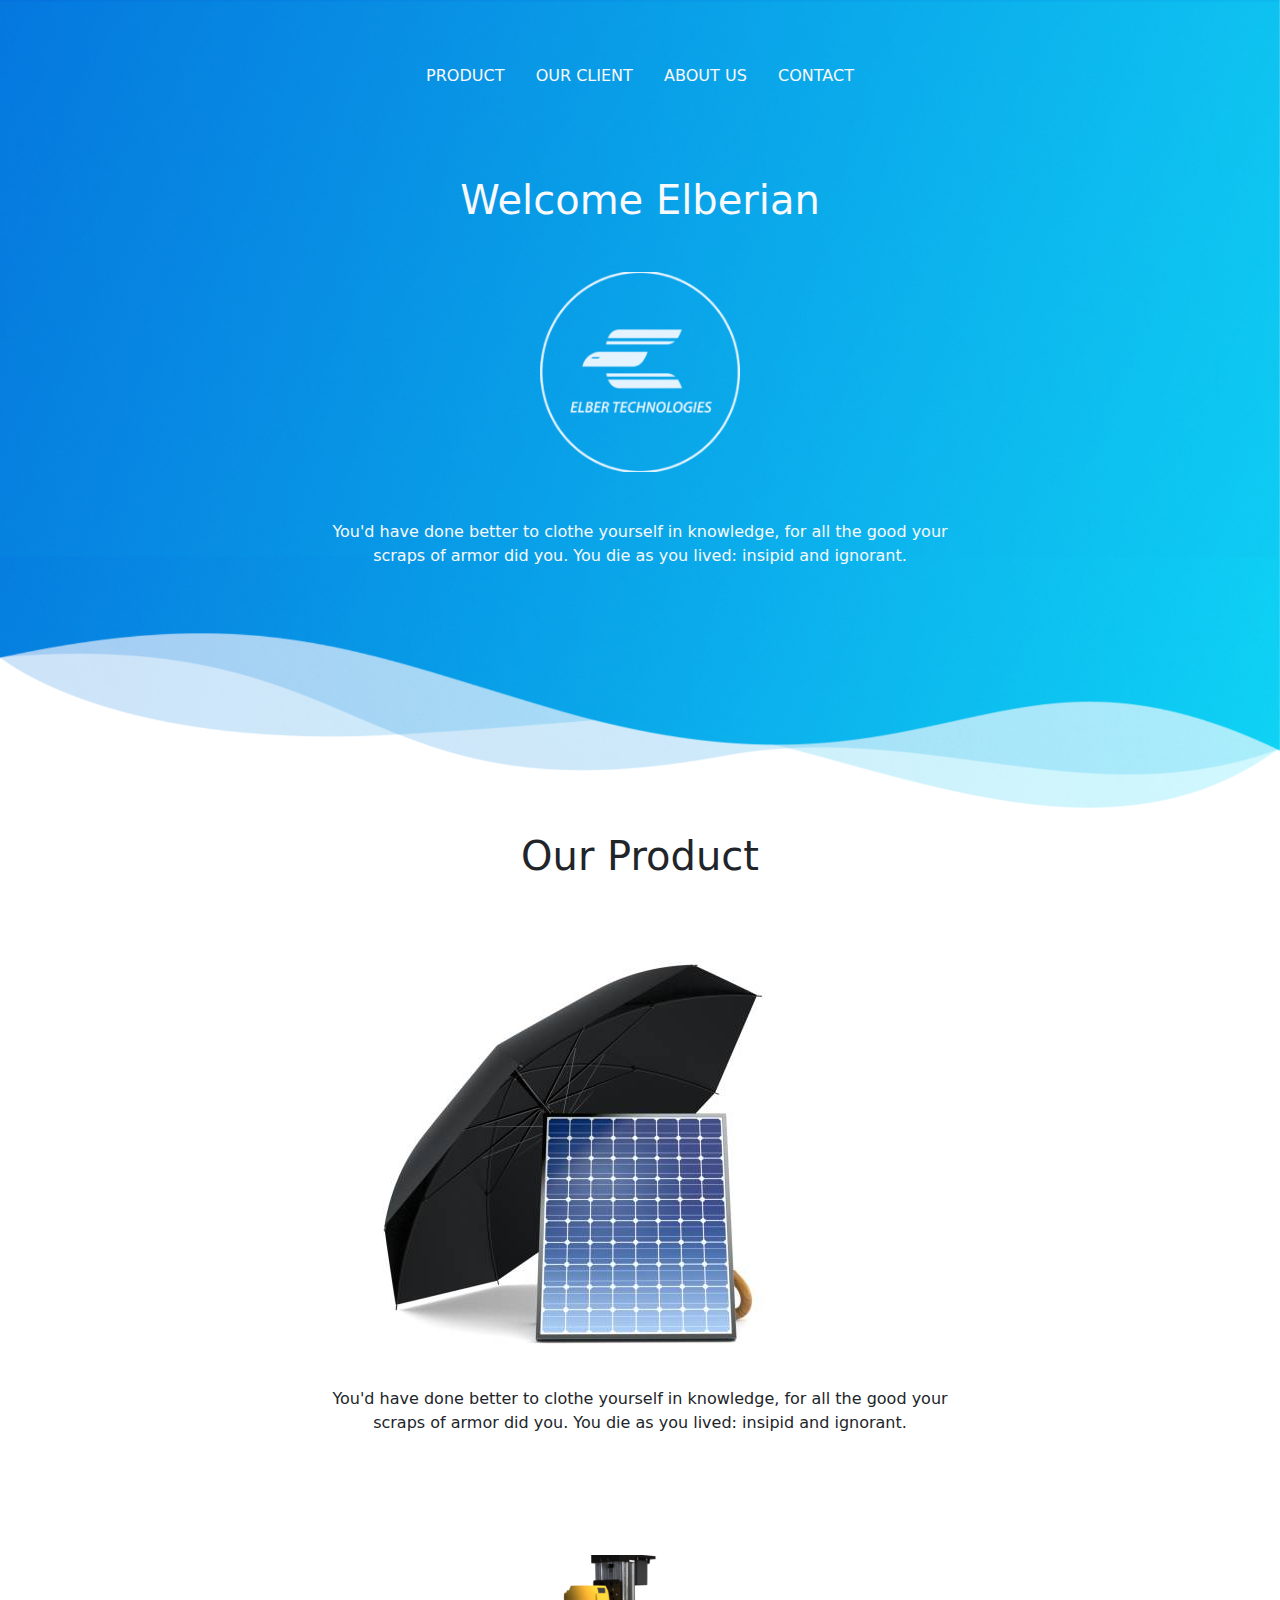
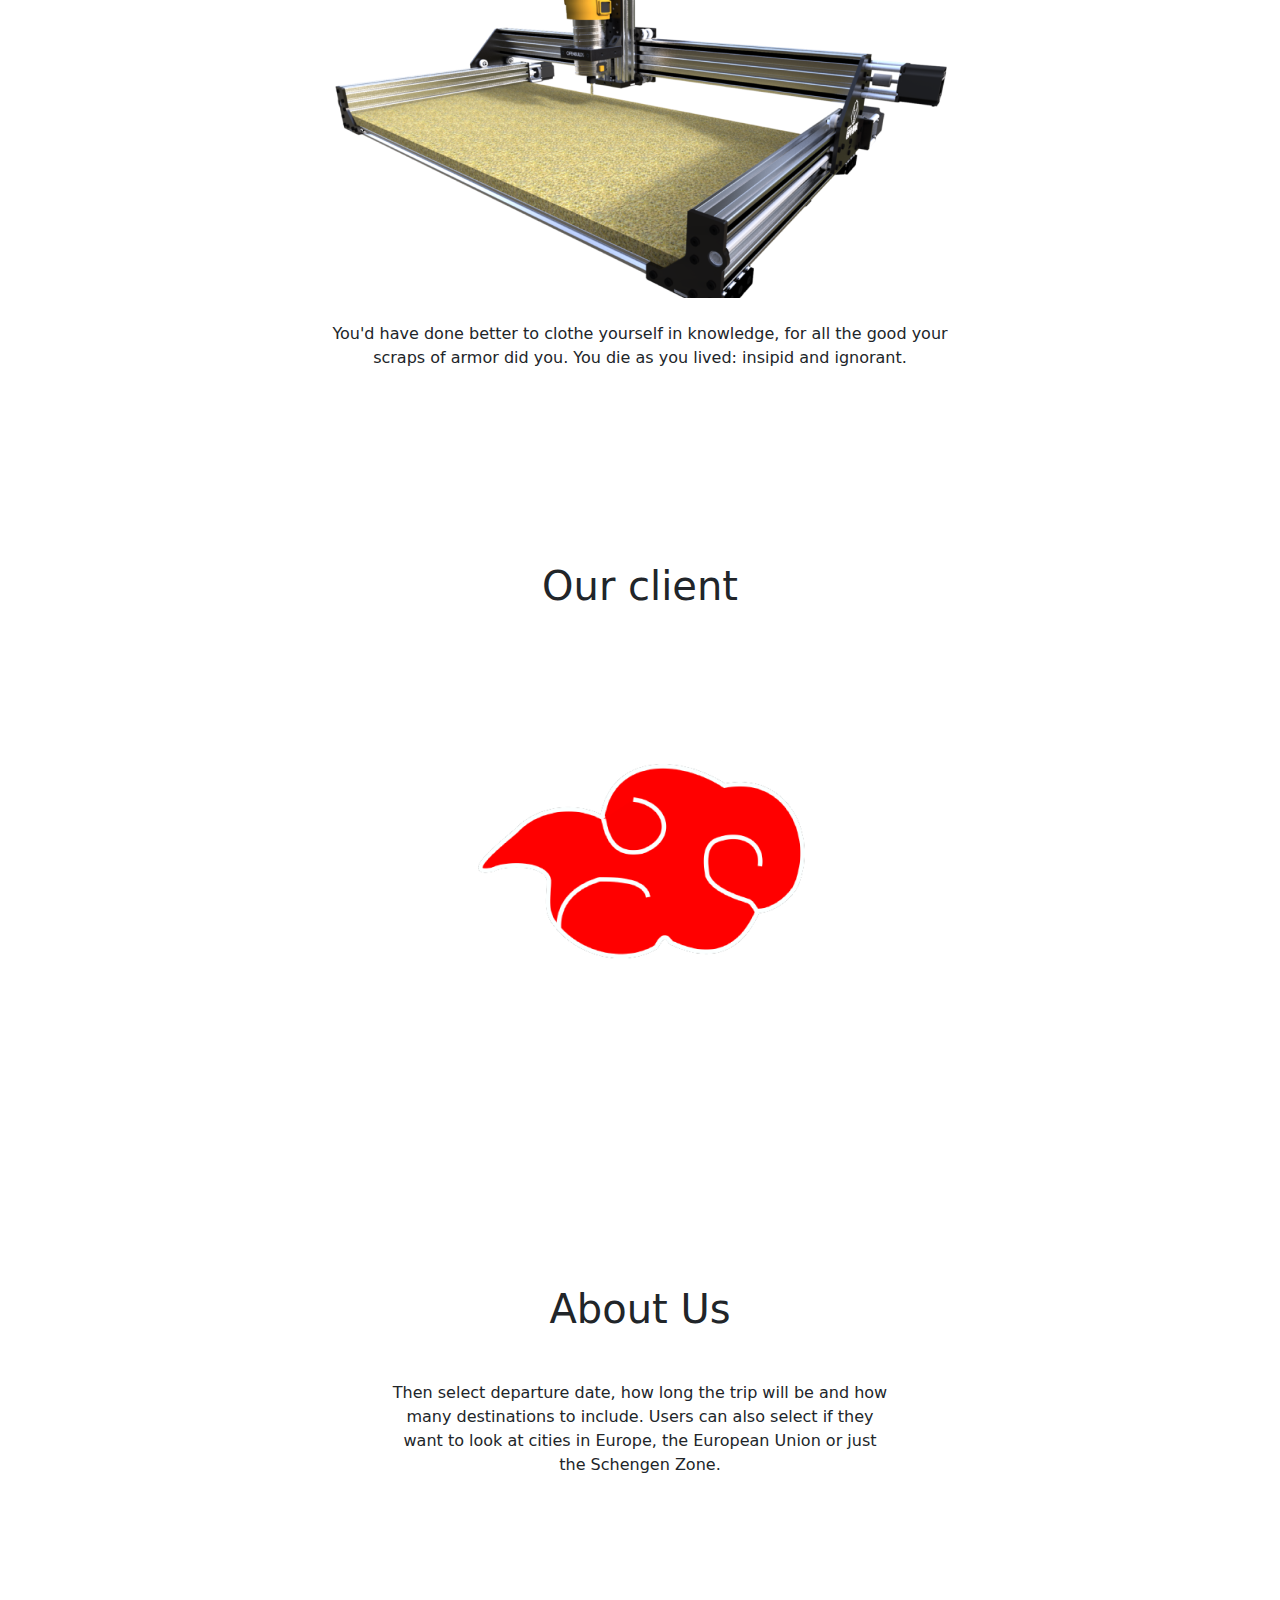
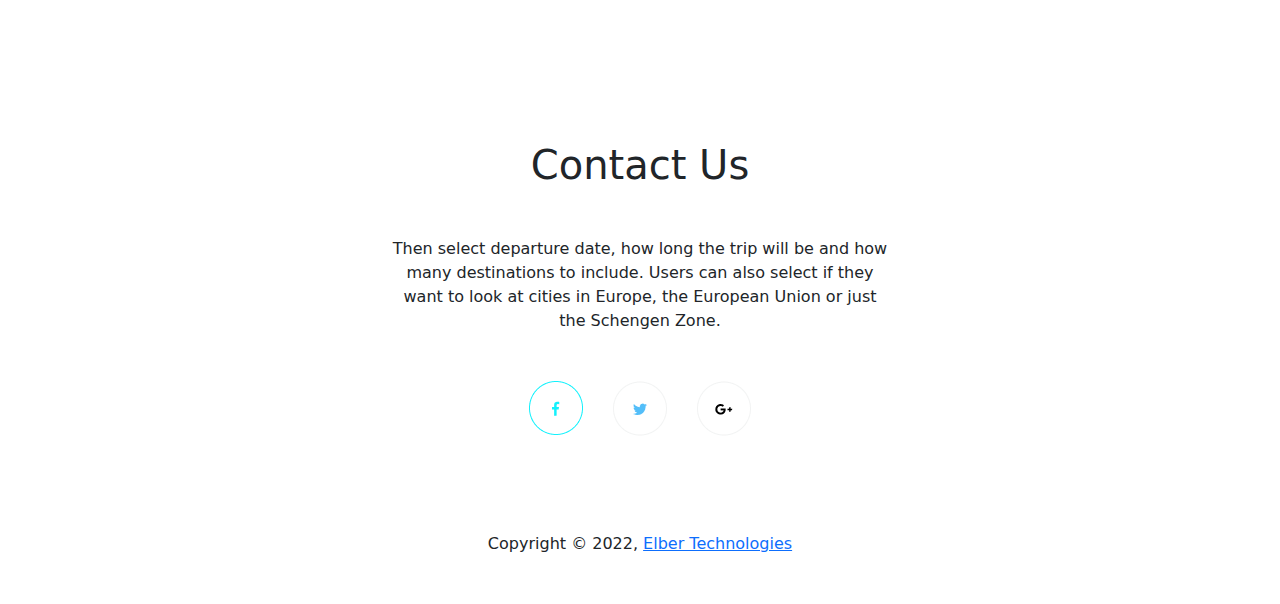
<file: index.html>
<!DOCTYPE html>
<html lang="en">

<head>
    <meta charset="UTF-8">
    <meta http-equiv="X-UA-Compatible" content="IE=edge">
    <meta name="viewport" content="width=device-width, initial-scale=1.0">
    <link rel="stylesheet" href="css/bootstrap.css">
    <title>Document</title>
</head>
<style>
    .transparent {
        background: rgba(0, 0, 0, 0.4);
    }
</style>

<body>
    <section style="background: url('img/rectangle.png'); background-repeat: no-repeat; background-size: 100% 100%; ">
        <nav class="navbar navbar-expand-lg navbar-light bg-transparent ">

            <div class="collapse navbar-collapse mt-5" id="navbarNavAltMarkup">
                <div class="navbar-nav mx-auto text-light">
                    <a class="nav-item nav-link active text-light" href="#product">PRODUCT</a>
                    &nbsp;&nbsp;&nbsp;
                    <a class="nav-item nav-link text-light" href="#client">OUR CLIENT</a>
                    &nbsp;&nbsp;&nbsp;
                    <a class="nav-item nav-link text-light" href="#about">ABOUT US</a>
                    &nbsp;&nbsp;&nbsp;
                    <a class="nav-item nav-link text-light" href="#contact">CONTACT</a>

                </div>

            </div>
        </nav>
        <div class="container-fluid mt-5">
            <div class="text-center text-light">
                <br>

                <h1 class="mb-lg-5">Welcome Elberian</h1>
            </div>
            <div class="text-center text-light mb-5">
                <img src="img/logo.png" alt="" width="200px" height="200px">
            </div>
            <div class="text-center text-light mx-auto" style="width: 50%;">
                <p class="mb-5">

                    You'd have done better to clothe yourself in knowledge, for all the good your scraps of armor did
                    you. You die as you lived: insipid and ignorant.
                </p>
            </div>
        </div>
        <br>
        <br>
        <br>
        <br>
        <br>
        <br>
        <br>
        <br>
    </section>
    <section id="product">
        <div class="container-fluid mx-lg-auto">
            <div class="text-center text-dark">
                <br>
                <h1 class="mb-lg-5">Our Product</h1>
            </div>
            <div class="text-center">
                <img src="img/pv.png" alt="">
            </div>
            <div class="text-center t mx-auto" style="width: 50%;">
                <p class="mb-5">
                    You'd have done better to clothe yourself in knowledge, for all the good your scraps of armor did
                    you. You die as you lived: insipid and ignorant.
                </p>
            </div>
        </div>
        <div class="text-center text-dark">
            <br>

        </div>
        <div class="text-center mt-5">
            <img src="img/cnc.png" alt="">
        </div>
        <div class="text-center t mx-auto" style="width: 50%;">
            <p class="mb-5 mt-4">
                You'd have done better to clothe yourself in knowledge, for all the good your scraps of armor did you.
                You die as you lived: insipid and ignorant.
            </p>
        </div>
        </div>
    </section>

    <br>
    <br>
    <br>
    <section class="mt-5" id="client">
        <div class="container-fluid mx-lg-auto">
            <div class="text-center text-dark">
                <br>
                <h1 class="mb-lg-5">Our client</h1>
            </div>
            <div class="text-center">
                <img src="img/akatsuki.png" alt="">
            </div>
            <div class="text-center t mx-auto" style="width: 50%;">
                <p class="mb-5">

                </p>
            </div>
        </div>

        </div>
    </section>
    <br>
    <br>
    <br>

    <section class="mt-5" id="about">
        <div class="container-fluid mx-lg-auto">
            <div class="text-center text-dark">
                <br>
                <h1 class="mb-lg-5 mt-5">About Us</h1>
            </div>

            <div class="text-center t mx-auto" style="width: 40%;">
                <p class="mb-5">
                    Then select departure date, how long the trip will be and how many destinations to include. Users
                    can also select if they want to look at cities in Europe, the European Union or just the Schengen
                    Zone.
                </p>
            </div>
            <br>
            <br>
            <br>
            <br>
        </div>

        </div>
    </section>

    <section class="mt-5" id="contact">
        <div class="container-fluid mx-lg-auto">
            <div class="text-center text-dark">
                <br>
                <h1 class="mb-lg-5 mt-5">Contact Us</h1>
            </div>

            <div class="text-center t mx-auto" style="width: 40%;">
                <p class="mb-5">
                    Then select departure date, how long the trip will be and how many destinations to include. Users
                    can also select if they want to look at cities in Europe, the European Union or just the Schengen
                    Zone.
                </p>
            </div>

            <div class="text-center t mx-auto" style="width: 40%;">
                <div class="row mx-auto">
                    <div class="col-2 text-center">
                        
                    </div>
                    <div class="col-1 text-center">
                        
                    </div>
                    <div class="col-2 text-center">
                        <a href="#"><img src="img/fb.png" alt=""></a>
                        
                    </div>
                    <div class="col-2 text-center">
                        <a href="#"><img src="img/twitter.png" alt=""></a>
                        
                    </div>
                    <div class="col-2 text-center">
                        <a href="#"><img src="img/gplus.png" alt=""></a>
                        
                    </div>
                </div>
            </div>

            <br>
            <br>
            <br>
            <br>
            <div class="text-center t mx-auto mb-5" style="width: 40%;">
                Copyright &copy; 2022, <a href="">Elber Technologies</a> 
            </div>
        </div>

        </div>
    </section>
    <script src="js/bootstrap.min.js"></script>
</body>

</html>
</file>
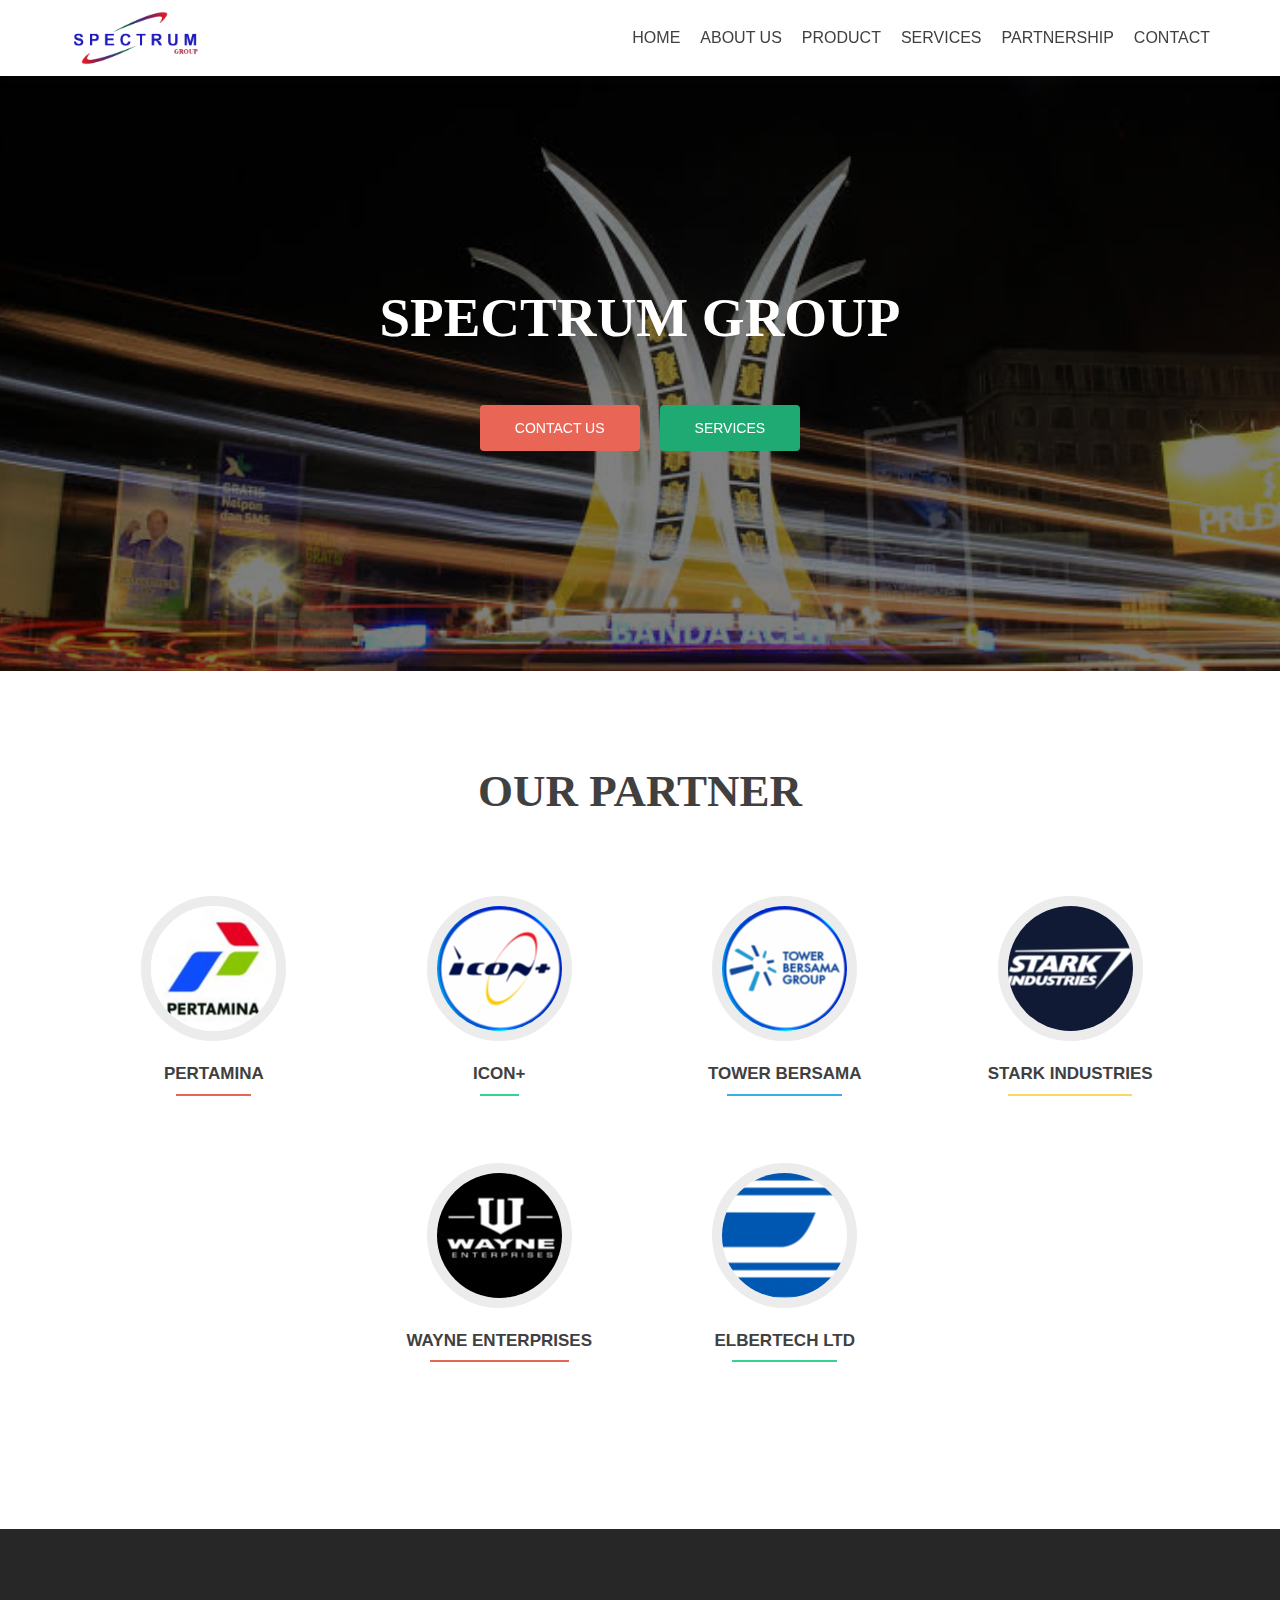
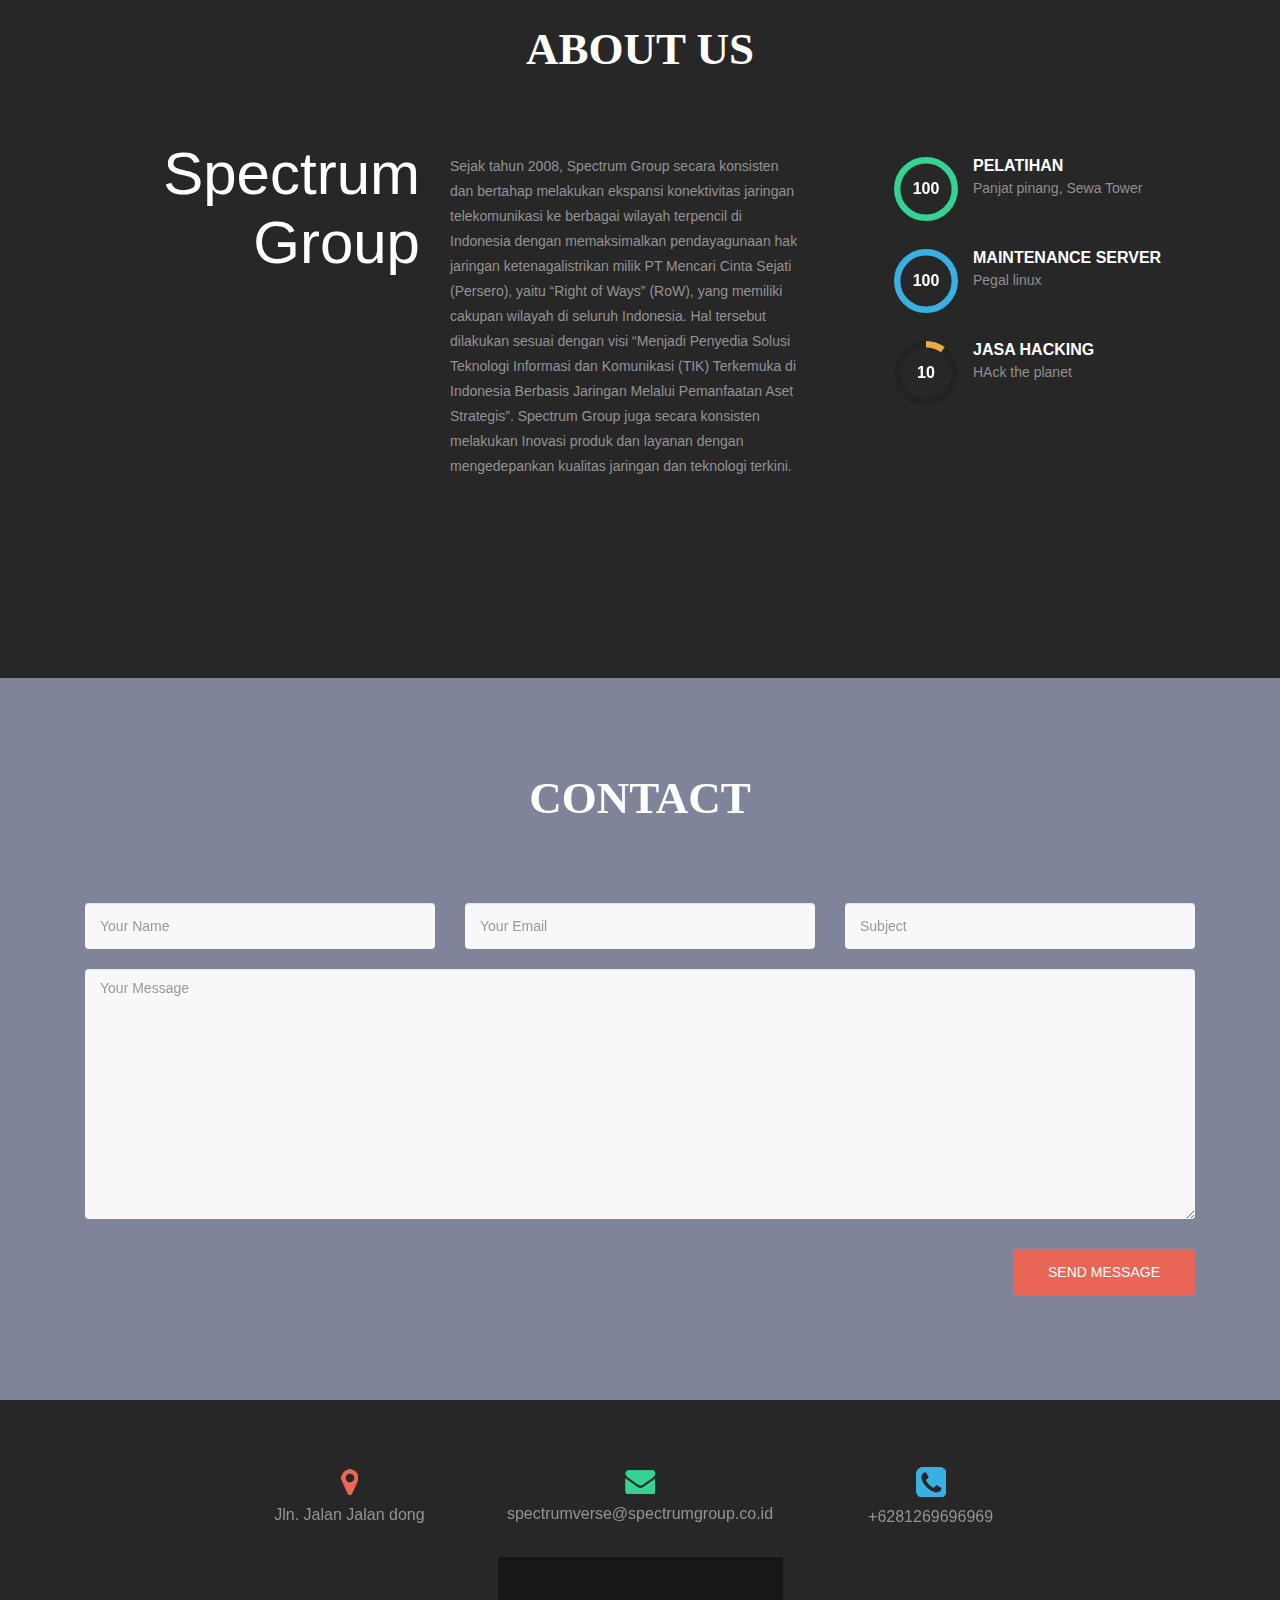
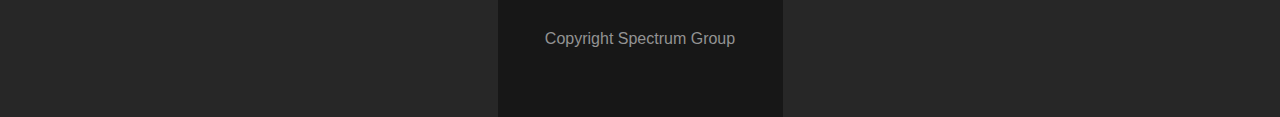
<file: _index.html>
<!DOCTYPE html>
<!-- saved from url=(0014)about:internet -->
<html lang="en-US"><head><meta http-equiv="Content-Type" content="text/html; charset=UTF-8">




<meta name="viewport" content="width=device-width, initial-scale=1">

<link rel="profile" href="http://gmpg.org/xfn/11">

<link rel="pingback" href="xmlrpc.php">


<!--[if lt IE 9]>
<script src="wp-content/themes/zerif-pro/js/html5.js"></script>
<link rel="stylesheet" href="wp-content/themes/zerif-pro/css/ie.css" type="text/css">
<![endif]-->

<title>Spectrum Group – Just another WordPress site</title>
<meta name="robots" content="max-image-preview:large">
<link rel="dns-prefetch" href="https://fonts.googleapis.com/">
<link rel="dns-prefetch" href="https://s.w.org/">
<link rel="alternate" type="application/rss+xml" title="Spectrum Group » Feed" href="?feed=rss2">
<link rel="alternate" type="application/rss+xml" title="Spectrum Group » Comments Feed" href="?feed=comments-rss2">
<script type="text/javascript">
window._wpemojiSettings = {"baseUrl":"https:\/\/s.w.org\/images\/core\/emoji\/13.1.0\/72x72\/","ext":".png","svgUrl":"https:\/\/s.w.org\/images\/core\/emoji\/13.1.0\/svg\/","svgExt":".svg","source":{"concatemoji":"https:\/\/konsepspectrum1.me\/wp-includes\/js\/wp-emoji-release.min.js?ver=5.9"}};
/*! This file is auto-generated */
!function(e,a,t){var n,r,o,i=a.createElement("canvas"),p=i.getContext&&i.getContext("2d");function s(e,t){var a=String.fromCharCode;p.clearRect(0,0,i.width,i.height),p.fillText(a.apply(this,e),0,0);e=i.toDataURL();return p.clearRect(0,0,i.width,i.height),p.fillText(a.apply(this,t),0,0),e===i.toDataURL()}function c(e){var t=a.createElement("script");t.src=e,t.defer=t.type="text/javascript",a.getElementsByTagName("head")[0].appendChild(t)}for(o=Array("flag","emoji"),t.supports={everything:!0,everythingExceptFlag:!0},r=0;r<o.length;r++)t.supports[o[r]]=function(e){if(!p||!p.fillText)return!1;switch(p.textBaseline="top",p.font="600 32px Arial",e){case"flag":return s([127987,65039,8205,9895,65039],[127987,65039,8203,9895,65039])?!1:!s([55356,56826,55356,56819],[55356,56826,8203,55356,56819])&&!s([55356,57332,56128,56423,56128,56418,56128,56421,56128,56430,56128,56423,56128,56447],[55356,57332,8203,56128,56423,8203,56128,56418,8203,56128,56421,8203,56128,56430,8203,56128,56423,8203,56128,56447]);case"emoji":return!s([10084,65039,8205,55357,56613],[10084,65039,8203,55357,56613])}return!1}(o[r]),t.supports.everything=t.supports.everything&&t.supports[o[r]],"flag"!==o[r]&&(t.supports.everythingExceptFlag=t.supports.everythingExceptFlag&&t.supports[o[r]]);t.supports.everythingExceptFlag=t.supports.everythingExceptFlag&&!t.supports.flag,t.DOMReady=!1,t.readyCallback=function(){t.DOMReady=!0},t.supports.everything||(n=function(){t.readyCallback()},a.addEventListener?(a.addEventListener("DOMContentLoaded",n,!1),e.addEventListener("load",n,!1)):(e.attachEvent("onload",n),a.attachEvent("onreadystatechange",function(){"complete"===a.readyState&&t.readyCallback()})),(n=t.source||{}).concatemoji?c(n.concatemoji):n.wpemoji&&n.twemoji&&(c(n.twemoji),c(n.wpemoji)))}(window,document,window._wpemojiSettings);
</script><script src="./index_files/wp-emoji-release.min.js.download" type="text/javascript" defer=""></script>
<style type="text/css">
img.wp-smiley,
img.emoji {
	display: inline !important;
	border: none !important;
	box-shadow: none !important;
	height: 1em !important;
	width: 1em !important;
	margin: 0 0.07em !important;
	vertical-align: -0.1em !important;
	background: none !important;
	padding: 0 !important;
}
</style>
	<link rel="stylesheet" id="wp-block-library-css" href="./index_files/style.min.css" type="text/css" media="all">
<style id="global-styles-inline-css" type="text/css">
body{--wp--preset--color--black: #000000;--wp--preset--color--cyan-bluish-gray: #abb8c3;--wp--preset--color--white: #ffffff;--wp--preset--color--pale-pink: #f78da7;--wp--preset--color--vivid-red: #cf2e2e;--wp--preset--color--luminous-vivid-orange: #ff6900;--wp--preset--color--luminous-vivid-amber: #fcb900;--wp--preset--color--light-green-cyan: #7bdcb5;--wp--preset--color--vivid-green-cyan: #00d084;--wp--preset--color--pale-cyan-blue: #8ed1fc;--wp--preset--color--vivid-cyan-blue: #0693e3;--wp--preset--color--vivid-purple: #9b51e0;--wp--preset--gradient--vivid-cyan-blue-to-vivid-purple: linear-gradient(135deg,rgba(6,147,227,1) 0%,rgb(155,81,224) 100%);--wp--preset--gradient--light-green-cyan-to-vivid-green-cyan: linear-gradient(135deg,rgb(122,220,180) 0%,rgb(0,208,130) 100%);--wp--preset--gradient--luminous-vivid-amber-to-luminous-vivid-orange: linear-gradient(135deg,rgba(252,185,0,1) 0%,rgba(255,105,0,1) 100%);--wp--preset--gradient--luminous-vivid-orange-to-vivid-red: linear-gradient(135deg,rgba(255,105,0,1) 0%,rgb(207,46,46) 100%);--wp--preset--gradient--very-light-gray-to-cyan-bluish-gray: linear-gradient(135deg,rgb(238,238,238) 0%,rgb(169,184,195) 100%);--wp--preset--gradient--cool-to-warm-spectrum: linear-gradient(135deg,rgb(74,234,220) 0%,rgb(151,120,209) 20%,rgb(207,42,186) 40%,rgb(238,44,130) 60%,rgb(251,105,98) 80%,rgb(254,248,76) 100%);--wp--preset--gradient--blush-light-purple: linear-gradient(135deg,rgb(255,206,236) 0%,rgb(152,150,240) 100%);--wp--preset--gradient--blush-bordeaux: linear-gradient(135deg,rgb(254,205,165) 0%,rgb(254,45,45) 50%,rgb(107,0,62) 100%);--wp--preset--gradient--luminous-dusk: linear-gradient(135deg,rgb(255,203,112) 0%,rgb(199,81,192) 50%,rgb(65,88,208) 100%);--wp--preset--gradient--pale-ocean: linear-gradient(135deg,rgb(255,245,203) 0%,rgb(182,227,212) 50%,rgb(51,167,181) 100%);--wp--preset--gradient--electric-grass: linear-gradient(135deg,rgb(202,248,128) 0%,rgb(113,206,126) 100%);--wp--preset--gradient--midnight: linear-gradient(135deg,rgb(2,3,129) 0%,rgb(40,116,252) 100%);--wp--preset--duotone--dark-grayscale: url('#wp-duotone-dark-grayscale');--wp--preset--duotone--grayscale: url('#wp-duotone-grayscale');--wp--preset--duotone--purple-yellow: url('#wp-duotone-purple-yellow');--wp--preset--duotone--blue-red: url('#wp-duotone-blue-red');--wp--preset--duotone--midnight: url('#wp-duotone-midnight');--wp--preset--duotone--magenta-yellow: url('#wp-duotone-magenta-yellow');--wp--preset--duotone--purple-green: url('#wp-duotone-purple-green');--wp--preset--duotone--blue-orange: url('#wp-duotone-blue-orange');--wp--preset--font-size--small: 13px;--wp--preset--font-size--medium: 20px;--wp--preset--font-size--large: 36px;--wp--preset--font-size--x-large: 42px;}.has-black-color{color: var(--wp--preset--color--black) !important;}.has-cyan-bluish-gray-color{color: var(--wp--preset--color--cyan-bluish-gray) !important;}.has-white-color{color: var(--wp--preset--color--white) !important;}.has-pale-pink-color{color: var(--wp--preset--color--pale-pink) !important;}.has-vivid-red-color{color: var(--wp--preset--color--vivid-red) !important;}.has-luminous-vivid-orange-color{color: var(--wp--preset--color--luminous-vivid-orange) !important;}.has-luminous-vivid-amber-color{color: var(--wp--preset--color--luminous-vivid-amber) !important;}.has-light-green-cyan-color{color: var(--wp--preset--color--light-green-cyan) !important;}.has-vivid-green-cyan-color{color: var(--wp--preset--color--vivid-green-cyan) !important;}.has-pale-cyan-blue-color{color: var(--wp--preset--color--pale-cyan-blue) !important;}.has-vivid-cyan-blue-color{color: var(--wp--preset--color--vivid-cyan-blue) !important;}.has-vivid-purple-color{color: var(--wp--preset--color--vivid-purple) !important;}.has-black-background-color{background-color: var(--wp--preset--color--black) !important;}.has-cyan-bluish-gray-background-color{background-color: var(--wp--preset--color--cyan-bluish-gray) !important;}.has-white-background-color{background-color: var(--wp--preset--color--white) !important;}.has-pale-pink-background-color{background-color: var(--wp--preset--color--pale-pink) !important;}.has-vivid-red-background-color{background-color: var(--wp--preset--color--vivid-red) !important;}.has-luminous-vivid-orange-background-color{background-color: var(--wp--preset--color--luminous-vivid-orange) !important;}.has-luminous-vivid-amber-background-color{background-color: var(--wp--preset--color--luminous-vivid-amber) !important;}.has-light-green-cyan-background-color{background-color: var(--wp--preset--color--light-green-cyan) !important;}.has-vivid-green-cyan-background-color{background-color: var(--wp--preset--color--vivid-green-cyan) !important;}.has-pale-cyan-blue-background-color{background-color: var(--wp--preset--color--pale-cyan-blue) !important;}.has-vivid-cyan-blue-background-color{background-color: var(--wp--preset--color--vivid-cyan-blue) !important;}.has-vivid-purple-background-color{background-color: var(--wp--preset--color--vivid-purple) !important;}.has-black-border-color{border-color: var(--wp--preset--color--black) !important;}.has-cyan-bluish-gray-border-color{border-color: var(--wp--preset--color--cyan-bluish-gray) !important;}.has-white-border-color{border-color: var(--wp--preset--color--white) !important;}.has-pale-pink-border-color{border-color: var(--wp--preset--color--pale-pink) !important;}.has-vivid-red-border-color{border-color: var(--wp--preset--color--vivid-red) !important;}.has-luminous-vivid-orange-border-color{border-color: var(--wp--preset--color--luminous-vivid-orange) !important;}.has-luminous-vivid-amber-border-color{border-color: var(--wp--preset--color--luminous-vivid-amber) !important;}.has-light-green-cyan-border-color{border-color: var(--wp--preset--color--light-green-cyan) !important;}.has-vivid-green-cyan-border-color{border-color: var(--wp--preset--color--vivid-green-cyan) !important;}.has-pale-cyan-blue-border-color{border-color: var(--wp--preset--color--pale-cyan-blue) !important;}.has-vivid-cyan-blue-border-color{border-color: var(--wp--preset--color--vivid-cyan-blue) !important;}.has-vivid-purple-border-color{border-color: var(--wp--preset--color--vivid-purple) !important;}.has-vivid-cyan-blue-to-vivid-purple-gradient-background{background: var(--wp--preset--gradient--vivid-cyan-blue-to-vivid-purple) !important;}.has-light-green-cyan-to-vivid-green-cyan-gradient-background{background: var(--wp--preset--gradient--light-green-cyan-to-vivid-green-cyan) !important;}.has-luminous-vivid-amber-to-luminous-vivid-orange-gradient-background{background: var(--wp--preset--gradient--luminous-vivid-amber-to-luminous-vivid-orange) !important;}.has-luminous-vivid-orange-to-vivid-red-gradient-background{background: var(--wp--preset--gradient--luminous-vivid-orange-to-vivid-red) !important;}.has-very-light-gray-to-cyan-bluish-gray-gradient-background{background: var(--wp--preset--gradient--very-light-gray-to-cyan-bluish-gray) !important;}.has-cool-to-warm-spectrum-gradient-background{background: var(--wp--preset--gradient--cool-to-warm-spectrum) !important;}.has-blush-light-purple-gradient-background{background: var(--wp--preset--gradient--blush-light-purple) !important;}.has-blush-bordeaux-gradient-background{background: var(--wp--preset--gradient--blush-bordeaux) !important;}.has-luminous-dusk-gradient-background{background: var(--wp--preset--gradient--luminous-dusk) !important;}.has-pale-ocean-gradient-background{background: var(--wp--preset--gradient--pale-ocean) !important;}.has-electric-grass-gradient-background{background: var(--wp--preset--gradient--electric-grass) !important;}.has-midnight-gradient-background{background: var(--wp--preset--gradient--midnight) !important;}.has-small-font-size{font-size: var(--wp--preset--font-size--small) !important;}.has-medium-font-size{font-size: var(--wp--preset--font-size--medium) !important;}.has-large-font-size{font-size: var(--wp--preset--font-size--large) !important;}.has-x-large-font-size{font-size: var(--wp--preset--font-size--x-large) !important;}
</style>
<link rel="stylesheet" id="zerif_font-css" href="./index_files/css" type="text/css" media="all">
<link rel="stylesheet" id="zerif_font_all-css" href="./index_files/css(1)" type="text/css" media="all">
<link rel="stylesheet" id="zerif_bootstrap_style-css" href="./index_files/bootstrap.min.css" type="text/css" media="all">
<link rel="stylesheet" id="zerif_font-awesome_style-css" href="./index_files/font-awesome.min.css" type="text/css" media="all">
<link rel="stylesheet" id="zerif_style-css" href="./index_files/style.css" type="text/css" media="all">
<script type="text/javascript" src="./index_files/jquery.min.js.download" id="jquery-core-js"></script>
<script type="text/javascript" src="./index_files/jquery-migrate.min.js.download" id="jquery-migrate-js"></script>
<link rel="https://api.w.org/" href="index.php?rest_route=/"><link rel="EditURI" type="application/rsd+xml" title="RSD" href="xmlrpc.php?rsd">
<link rel="wlwmanifest" type="application/wlwmanifest+xml" href="wp-includes/wlwmanifest.xml"> 
<meta name="generator" content="WordPress 5.9">
<link rel="icon" href="wp-content/uploads/2022/02/cropped-Spectrumlogo-32x32.png" sizes="32x32">
<link rel="icon" href="wp-content/uploads/2022/02/cropped-Spectrumlogo-192x192.png" sizes="192x192">
<link rel="apple-touch-icon" href="wp-content/uploads/2022/02/cropped-Spectrumlogo-180x180.png">
<meta name="msapplication-TileImage" content="wp-content/uploads/2022/02/cropped-Spectrumlogo-270x270.png">


</head>


		<body class="home blog" itemscope="itemscope" itemtype="http://schema.org/WebPage">

<div class="zerif_full_site_wrap"><div class="fadein-slider"></div><div class="zerif_full_site">		<!-- =========================

		   PRE LOADER       

		============================== -->
		<div class="preloader" style="display: none;"><div class="status" style="display: none;">&nbsp;</div></div>

		<header id="home" class="header" itemscope="itemscope" itemtype="http://schema.org/WPHeader" role="banner" style="min-height: 76px;">

			<div id="main-nav" class="navbar navbar-inverse bs-docs-nav" style="min-height: 76px;">

				<div class="container">

					<div class="navbar-header responsive-logo">

						<button class="navbar-toggle collapsed" type="button" data-toggle="collapse" data-target=".bs-navbar-collapse">

						<span class="sr-only">Toggle navigation</span>

						<span class="icon-bar"></span>

						<span class="icon-bar"></span>

						<span class="icon-bar"></span>

						</button>

						

						<a href="" class="navbar-brand"><img src="./index_files/Spectrumlogo.png" alt="Spectrum Group"></a>
						

					</div>

					<nav class="navbar-collapse bs-navbar-collapse collapse" role="navigation" id="site-navigation" itemscope="itemscope" itemtype="http://schema.org/SiteNavigationElement">

						<ul id="menu-menumakan" class="nav navbar-nav navbar-right responsive-nav main-nav-list"><li id="menu-item-42" class="menu-item menu-item-type-custom menu-item-object-custom current-menu-item current_page_item menu-item-home menu-item-42"><a href="" aria-current="page">HOME</a></li>
<li id="menu-item-47" class="menu-item menu-item-type-custom menu-item-object-custom menu-item-47"><a href="#aboutus" class="nav-active">ABOUT US</a></li>
<li id="menu-item-62" class="menu-item menu-item-type-custom menu-item-object-custom menu-item-62"><a href="#">PRODUCT</a></li>
<li id="menu-item-64" class="menu-item menu-item-type-custom menu-item-object-custom menu-item-64"><a href="#">SERVICES</a></li>
<li id="menu-item-56" class="menu-item menu-item-type-custom menu-item-object-custom menu-item-has-children menu-item-56 has_children"><a href="#">PARTNERSHIP</a><p class="dropdownmenu"></p>
<ul class="sub-menu" style="">
	<li id="menu-item-58" class="menu-item menu-item-type-custom menu-item-object-custom menu-item-58 current"><a href="#focus">PARTNER</a></li>
	<li id="menu-item-59" class="menu-item menu-item-type-custom menu-item-object-custom menu-item-59"><a href="#">Customer References</a></li>
</ul>
</li>
<li id="menu-item-53" class="menu-item menu-item-type-custom menu-item-object-custom menu-item-53"><a href="#contact" class="">CONTACT</a></li>
</ul>
					</nav>

				</div>

			</div>

			<!-- / END TOP BAR -->

<div class="home-header-wrap">

<ul id="parallax_move" style="width: 1486px; margin-left: -60px; margin-top: -60px; position: absolute; transform: translate3d(0px, 0px, 0px); transform-style: preserve-3d; backface-visibility: hidden;"><li class="layer layer1" data-depth="0.10" style="background-image: url(&quot;wp-content/uploads/2022/02/images-89.jpeg&quot;); height: 771px; transform: translate3d(1.06148px, -4.8101px, 0px); transform-style: preserve-3d; backface-visibility: hidden; position: relative; display: block; left: 0px; top: 0px;"></li></ul><div class="header-content-wrap"><div class="container big-title-container"><h1 class="intro-text">SPECTRUM GROUP</h1><div class="buttons"><a href="#" class="btn btn-primary custom-button red-btn">CONTACT US</a><a href="#" class="btn btn-primary custom-button green-btn">SERVICES</a></div></div></div><!-- .header-content-wrap --><div class="clear"></div>
</div><!--.home-header-wrap -->
</header> <!-- / END HOME SECTION  -->
<div id="content" class="site-content zerif-fp-site-content">

<section class="focus" id="focus"><div class="container"><div class="section-header"><h2 class="dark-text">OUR PARTNER</h2></div><!-- .section-header --><div class="row">	
		<div class="col-lg-3 col-sm-3 focus-box" data-scrollreveal="enter left after 0.15s over 1s" data-sr-init="true" data-sr-complete="true">
			<div class="service-icon">
												
					<a target="_self" href="#"><i class="pixeden our-focus-widget-image" style="background:url(wp-content/uploads/2022/02/pertamina-150x150.jpg) no-repeat center;"></i> <!-- FOCUS ICON--></a>
				
											</div>
			<h5 class="red-border-bottom">Pertamina</h5> <!-- FOCUS HEADING -->
			<p>
							</p>
		</div>
	
		<div class="col-lg-3 col-sm-3 focus-box" data-scrollreveal="enter left after 0.15s over 1s" data-sr-init="true" data-sr-complete="true">
			<div class="service-icon">
												
					<i class="pixeden our-focus-widget-image" style="background:url(wp-content/uploads/2022/02/button-logo-icon-420x420-1-150x150.png) no-repeat center;"></i> <!-- FOCUS ICON-->
				
											</div>
			<h5 class="red-border-bottom">ICON+</h5> <!-- FOCUS HEADING -->
			<p>
							</p>
		</div>
	
		<div class="col-lg-3 col-sm-3 focus-box" data-scrollreveal="enter left after 0.15s over 1s" data-sr-init="true" data-sr-complete="true">
			<div class="service-icon">
												
					<a target="_self" href="#"><i class="pixeden our-focus-widget-image" style="background:url(wp-content/uploads/2022/02/button-logo-tbig-1000x1000-1-150x150.png) no-repeat center;"></i> <!-- FOCUS ICON--></a>
				
											</div>
			<h5 class="red-border-bottom">TOWER BERSAMA </h5> <!-- FOCUS HEADING -->
			<p>
							</p>
		</div>
	
		<div class="col-lg-3 col-sm-3 focus-box" data-scrollreveal="enter left after 0.15s over 1s" data-sr-init="true" data-sr-complete="true">
			<div class="service-icon">
												
					<i class="pixeden our-focus-widget-image" style="background:url(wp-content/uploads/2022/02/Stark-150x150.png) no-repeat center;"></i> <!-- FOCUS ICON-->
				
											</div>
			<h5 class="red-border-bottom">STARK Industries</h5> <!-- FOCUS HEADING -->
			<p>
							</p>
		</div>
	
		<div class="col-lg-3 col-sm-3 focus-box" data-scrollreveal="enter left after 0.15s over 1s" data-sr-init="true" data-sr-complete="true">
			<div class="service-icon">
												
					<i class="pixeden our-focus-widget-image" style="background:url(wp-content/uploads/2022/02/wayne-150x150.jpg) no-repeat center;"></i> <!-- FOCUS ICON-->
				
											</div>
			<h5 class="red-border-bottom">Wayne Enterprises</h5> <!-- FOCUS HEADING -->
			<p>
							</p>
		</div>
	
		<div class="col-lg-3 col-sm-3 focus-box" data-scrollreveal="enter left after 0.15s over 1s" data-sr-init="true" data-sr-complete="true">
			<div class="service-icon">
												
					<i class="pixeden our-focus-widget-image" style="background:url(wp-content/uploads/2022/02/New-Logo-1-e1643706899373-150x150.png) no-repeat center;"></i> <!-- FOCUS ICON-->
				
											</div>
			<h5 class="red-border-bottom">Elbertech Ltd</h5> <!-- FOCUS HEADING -->
			<p>
							</p>
		</div>
</div></div> <!-- / END CONTAINER --></section>  <!-- / END FOCUS SECTION --><section class="about-us" id="aboutus"><div class="container"><div class="section-header"><h2 class="white-text">About Us</h2></div><div class="row"><div class="col-lg-4 col-md-4 column zerif-rtl-big-title"><div class="big-intro" data-scrollreveal="enter left after 0s over 1s" data-sr-init="true" data-sr-complete="true">Spectrum Group</div></div><div class="col-lg-4 col-md-4 column zerif_about_us_center text_and_skills" data-scrollreveal="enter bottom after 0s over 1s" data-sr-init="true" data-sr-complete="true"><p>Sejak tahun 2008, Spectrum Group secara konsisten dan bertahap melakukan ekspansi konektivitas jaringan telekomunikasi ke berbagai wilayah terpencil di Indonesia dengan memaksimalkan pendayagunaan hak jaringan ketenagalistrikan milik PT Mencari Cinta Sejati (Persero), yaitu “Right of Ways” (RoW), yang memiliki cakupan wilayah di seluruh Indonesia. Hal tersebut dilakukan sesuai dengan visi “Menjadi Penyedia Solusi Teknologi Informasi dan Komunikasi (TIK) Terkemuka di Indonesia Berbasis Jaringan Melalui Pemanfaatan Aset Strategis”. Spectrum Group juga secara konsisten melakukan Inovasi produk dan layanan dengan mengedepankan kualitas jaringan dan teknologi terkini.</p></div><div class="col-lg-4 col-md-4 column zerif-rtl-skills"><ul class="skills" data-scrollreveal="enter right after 0s over 1s" data-sr-init="true" data-sr-complete="true"><li class="skill skill_2"><div class="skill-count"><div style="display: inline; width: 64px; height: 200px;"><canvas width="64" height="200"></canvas><input type="text" value="100" data-thickness=".2" class="skill2" readonly="readonly" style="width: 36px; height: 21px; position: absolute; vertical-align: middle; margin-top: 21px; margin-left: -50px; border: 0px; background: none; font: bold 12px Arial; text-align: center; color: rgb(255, 255, 255); padding: 0px; appearance: none;"></div></div><h6>PELATIHAN</h6><p>Panjat pinang, Sewa Tower</p></li><li class="skill skill_3"><div class="skill-count"><div style="display: inline; width: 64px; height: 200px;"><canvas width="64" height="200"></canvas><input type="text" value="100" data-thickness=".2" class="skill3" readonly="readonly" style="width: 36px; height: 21px; position: absolute; vertical-align: middle; margin-top: 21px; margin-left: -50px; border: 0px; background: none; font: bold 12px Arial; text-align: center; color: rgb(255, 255, 255); padding: 0px; appearance: none;"></div></div><h6>MAintenance Server</h6><p>Pegal linux</p></li><li class="skill skill_4"><div class="skill-count"><div style="display: inline; width: 64px; height: 200px;"><canvas width="64" height="200"></canvas><input type="text" value="10" data-thickness=".2" class="skill4" readonly="readonly" style="width: 36px; height: 21px; position: absolute; vertical-align: middle; margin-top: 21px; margin-left: -50px; border: 0px; background: none; font: bold 12px Arial; text-align: center; color: rgb(255, 255, 255); padding: 0px; appearance: none;"></div></div><h6>jasa hacking</h6><p>HAck the planet</p></li></ul></div> <!-- / END SKILLS COLUMN--></div> <!-- / END 3 COLUMNS OF ABOUT US--></div> <!-- / END CONTAINER --></section> <!-- END ABOUT US SECTION -->								<section class="contact-us" id="contact">
						<div class="container">
							<!-- SECTION HEADER -->
							<div class="section-header">
								<h2 class="white-text">CONTACT</h2>							</div>
							<!-- / END SECTION HEADER -->
							
														
								<!-- CONTACT FORM-->
								<div class="row">

									
									<form role="form" method="POST" action="" onsubmit="this.scrollPosition.value=(document.body.scrollTop || document.documentElement.scrollTop)" class="contact-form">

										<input type="hidden" name="scrollPosition">

										<input type="hidden" name="submitted" id="submitted" value="true">

										<div class="col-lg-4 col-sm-4 zerif-rtl-contact-name" data-scrollreveal="enter left after 0s over 1s" data-sr-init="true" data-sr-complete="true">

																						
											<input type="text" name="myname" placeholder="Your Name" class="form-control input-box" value="">

										</div>

										<div class="col-lg-4 col-sm-4 zerif-rtl-contact-email" data-scrollreveal="enter left after 0s over 1s" data-sr-init="true" data-sr-complete="true">
										
																						
											<input type="email" name="myemail" placeholder="Your Email" class="form-control input-box" value="">

										</div>

										<div class="col-lg-4 col-sm-4 zerif-rtl-contact-subject" data-scrollreveal="enter left after 0s over 1s" data-sr-init="true" data-sr-complete="true">
										
																						
											<input type="text" name="mysubject" placeholder="Subject" class="form-control input-box" value="">

										</div>
										
										<div class="col-lg-12 col-sm-12" data-scrollreveal="enter right after 0s over 1s" data-sr-init="true" data-sr-complete="true">

																						
											<textarea name="mymessage" class="form-control textarea-box" placeholder="Your Message"></textarea>

										</div>
										
										<button class="btn btn-primary custom-button red-btn" type="submit" data-scrollreveal="enter left after 0s over 1s" data-sr-init="true" data-sr-complete="true">Send Message</button>
										
									</form>

								</div>

								<!-- / END CONTACT FORM-->
							
						</div> <!-- / END CONTAINER -->

					</section> <!-- / END CONTACT US SECTION-->
					</div><!-- .site-content -->

<footer id="footer" role="contentinfo" itemscope="itemscope" itemtype="http://schema.org/WPFooter">



	



<div class="container">
		

	<div class="footer-box-wrap"><div class="col-md-3 footer-box four-cell company-details"><div class="icon-top red-text"><img src="./index_files/map25-redish.png" alt=""></div><div class="zerif-footer-address">Jln. Jalan Jalan dong</div></div><div class="col-md-3 footer-box four-cell company-details"><div class="icon-top green-text"><img src="./index_files/envelope4-green.png" alt=""></div><div class="zerif-footer-email"><a href="mailto:spectrumverse@spectrumgroup.co.id">spectrumverse@spectrumgroup.co.id</a></div></div><div class="col-md-3 footer-box four-cell company-details"><div class="icon-top blue-text"><img src="./index_files/telephone65-blue.png" alt=""></div><div class="zerif-footer-phone"><a href="tel:081269363636">+6281269696969</a></div></div><div class="col-md-3 footer-box four-cell copyright"><p id="zerif-copyright">Copyright Spectrum Group</p></div></div>	</div> <!-- / END CONTAINER -->

</footer> <!-- / END FOOOTER  -->


</div><!-- .zerif_full_site --></div><!-- .zerif_full_site_wrap --> <style type="text/css">	.big-title-container .red-btn:hover { color: #fff !important }	.big-title-container .green-btn:hover { color: #fff !important }.works .red-border-bottom:before { background: #e96656 !important; }.about-us	.skills input { color: #fff !important; }.about-us .our-clients .section-footer-title { color: #fff !important; }.team-member:hover .details { background: #333 !important; }	.our-team .row > div:nth-child(4n+1) .red-border-bottom:before { background: #e96656 }	.our-team .row > div:nth-child(4n+2) .red-border-bottom:before { background: #34d293 }	.our-team .row > div:nth-child(4n+3) .red-border-bottom:before { background: #3ab0e2 }	.our-team .row > div:nth-child(4n+4) .red-border-bottom:before { background: #f7d861 }	.testimonial { background: #0e1156 }	.testimonial .feedback-box { background: #FFFFFF !important; }	.separator-one .green-btn { color: #fff !important; }	.separator-one .green-btn:hover { color: #fff !important; }	.purchase-now .red-btn { color: #fff !important; }	.purchase-now .red-btn:hover { color: #fff !important; }	.contact-us { background: rgba(0,10,53,0.5) }	.contact-us .section-header h2, .contact-us .section-header h6 { color: #ffffff }	.contact-us button:hover, .pirate_forms .pirate-forms-submit-button:hover { color: #fff !important; }	.packages { background: rgba(0, 0, 0, 0.5) }	#latestnews { background: #fff }	#latestnews .section-header h2 { color: #404040 }	#latestnews .section-header h6 { color: #808080 } section#subscribe { background: rgba(0, 0, 0, 0.5) !important; }	#footer .company-details:hover, #footer .company-details a:hover, #footer .footer-widget a:hover { color: #e96656 !important; }	#footer .footer-widget h1 { color: #fff !important; }	#footer .footer-widget h1:before { background: #e96656 !important; }</style><script type="text/javascript" src="./index_files/bootstrap.min.js.download" id="zerif_bootstrap_script-js"></script>
<script type="text/javascript" src="./index_files/jquery.knob.min.js.download" id="zerif_knob_nav-js"></script>
<script type="text/javascript" src="./index_files/smoothscroll.min.js.download" id="zerif_smoothscroll-js"></script>
<script type="text/javascript" src="./index_files/scrollReveal.min.js.download" id="zerif_scrollReveal_script-js"></script>
<script type="text/javascript" src="./index_files/parallax.js.download" id="zerif_parallax-js"></script>
<script type="text/javascript" src="./index_files/zerif.js.download" id="zerif_script-js"></script>

		


	
	<!-- .zerif-mobile-bg-helper-content -->
<!-- .zerif-mobile-bg-helper-wrap-all -->








</body></html>
</file>
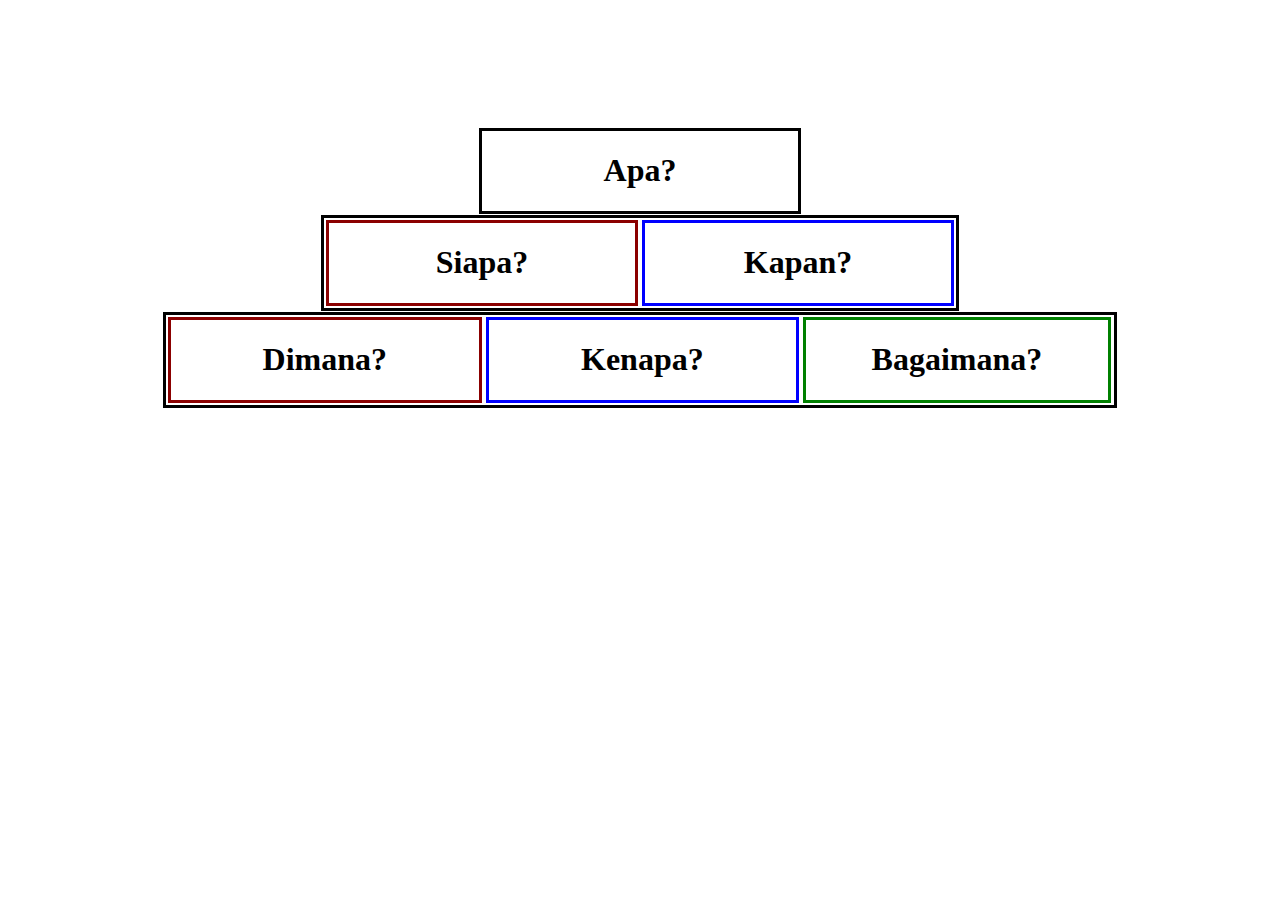
<file: exam.html>
<!DOCTYPE html>
<html>
<meta name="viewport" content="width=device-width, initial-scale=1.0">
<style>
    .containersatu {
        display: grid;
        margin: auto;
        width: 25%;
    }

    .container {
        display: grid;
        grid-template-columns: 50% 50%;
        margin: 1px auto;
        width: 50%;
    }

    .containertiga {
        display: grid;
        grid-template-columns: 33.5% 33.5% 33.5%;
        margin: 1px auto;
        width: 75%;
    }
</style>

<body style="margin-top: 10%;">
    <div style="border:solid; " class="containersatu">
        <center>
            <h1>Apa?</h1>
        </center>
    </div>

    <div style="border:solid;" class="container">
        <div
            style="border:solid; border-color: darkred; margin-top: 2px; margin-bottom: 2px; margin-right: 2px; margin-left: 2px;">
            <center>
                <h1>Siapa?</h1>
            </center>
        </div>
        <div
            style="border:solid; border-color: blue; margin-top: 2px; margin-bottom: 2px; margin-right: 2px; margin-left: 2px;">
            <center>
                <h1>Kapan?</h1>
            </center>
        </div>

    </div>

    <div style="border:solid;" class="containertiga">
        <div
            style="border:solid; border-color: darkred; margin-top: 2px; margin-bottom: 2px; margin-right: 2px; margin-left: 2px;">
            <center>
                <h1>Dimana?</h1>
            </center>
        </div>
        <div
            style="border:solid; border-color: blue; margin-top: 2px; margin-bottom: 2px; margin-right: 2px; margin-left: 2px;">
            <center>
                <h1>Kenapa?</h1>
            </center>
        </div>
        <div
            style="border:solid; border-color: green; margin-top: 2px; margin-bottom: 2px; margin-right: 8px; margin-left: 2px;">
            <center>
                <h1>Bagaimana?</h1>
            </center>
        </div>

    </div>
    <br>


</body>

</html>
</file>
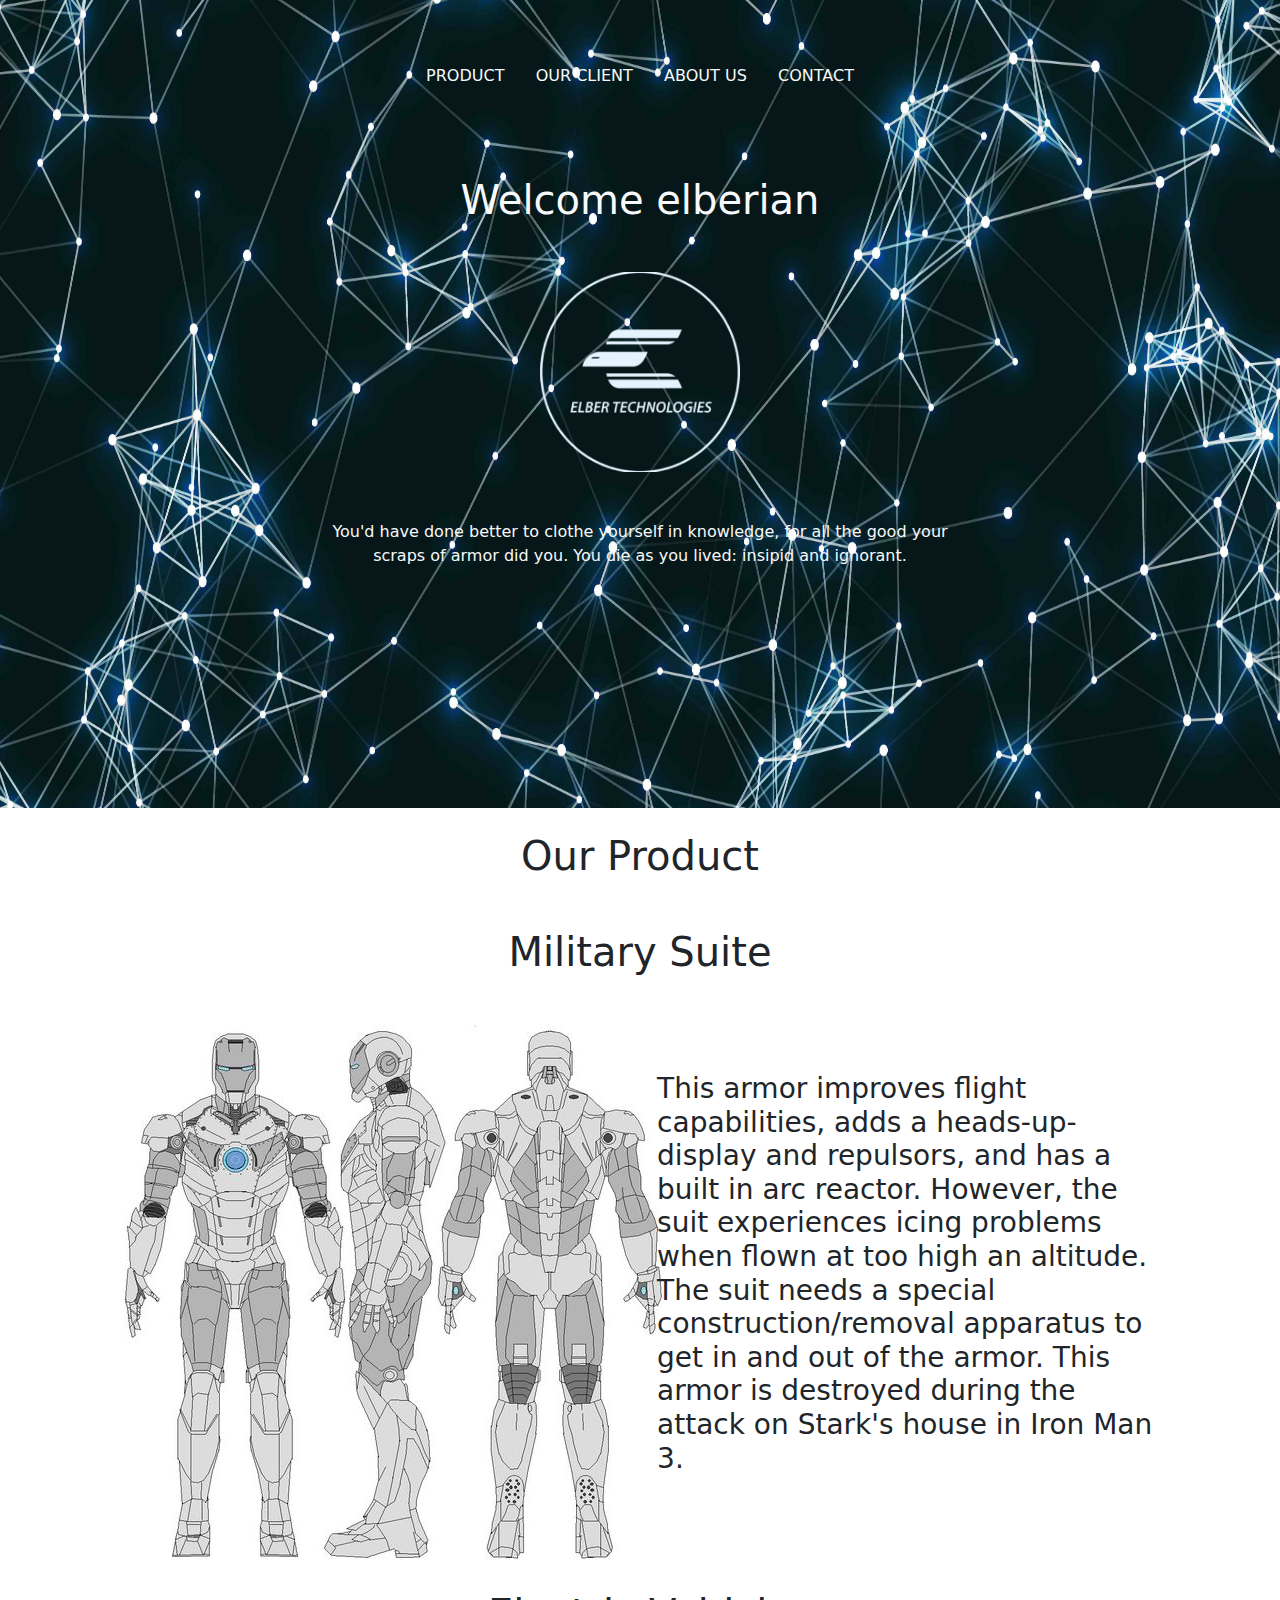
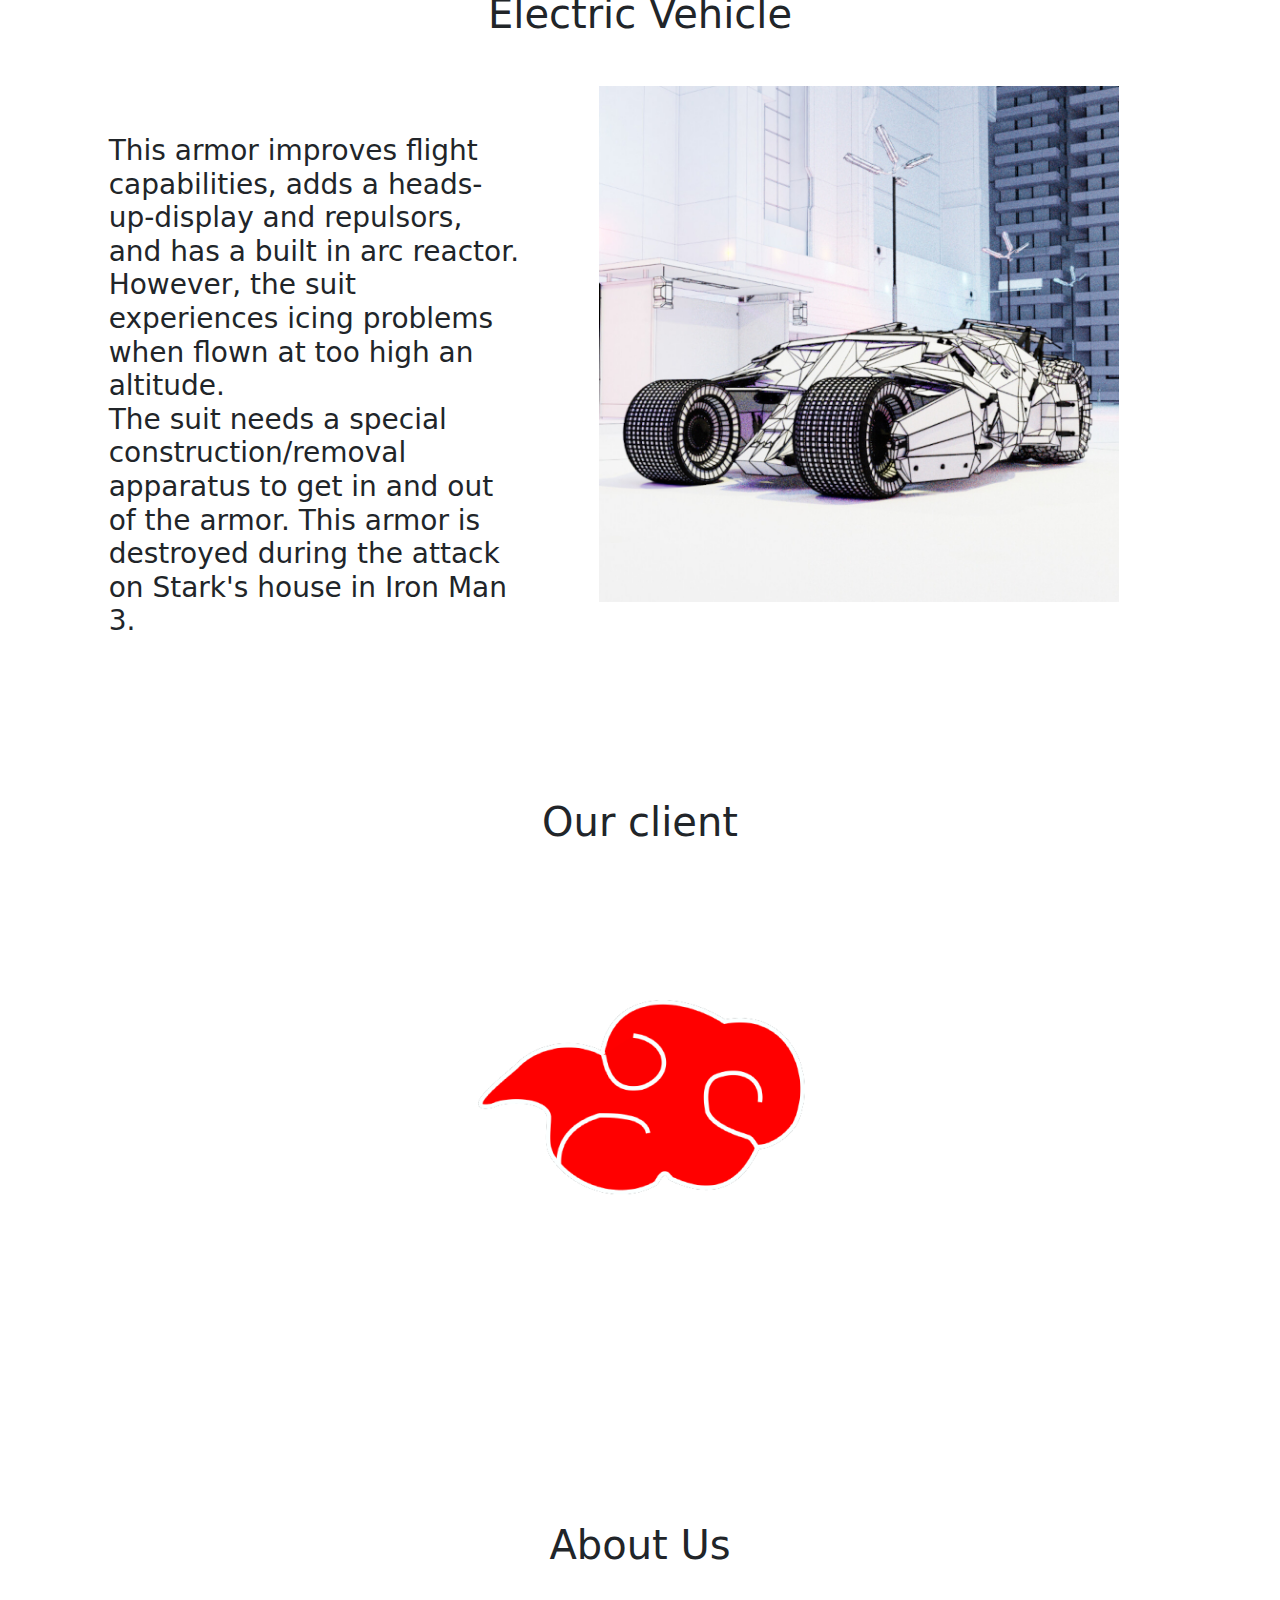
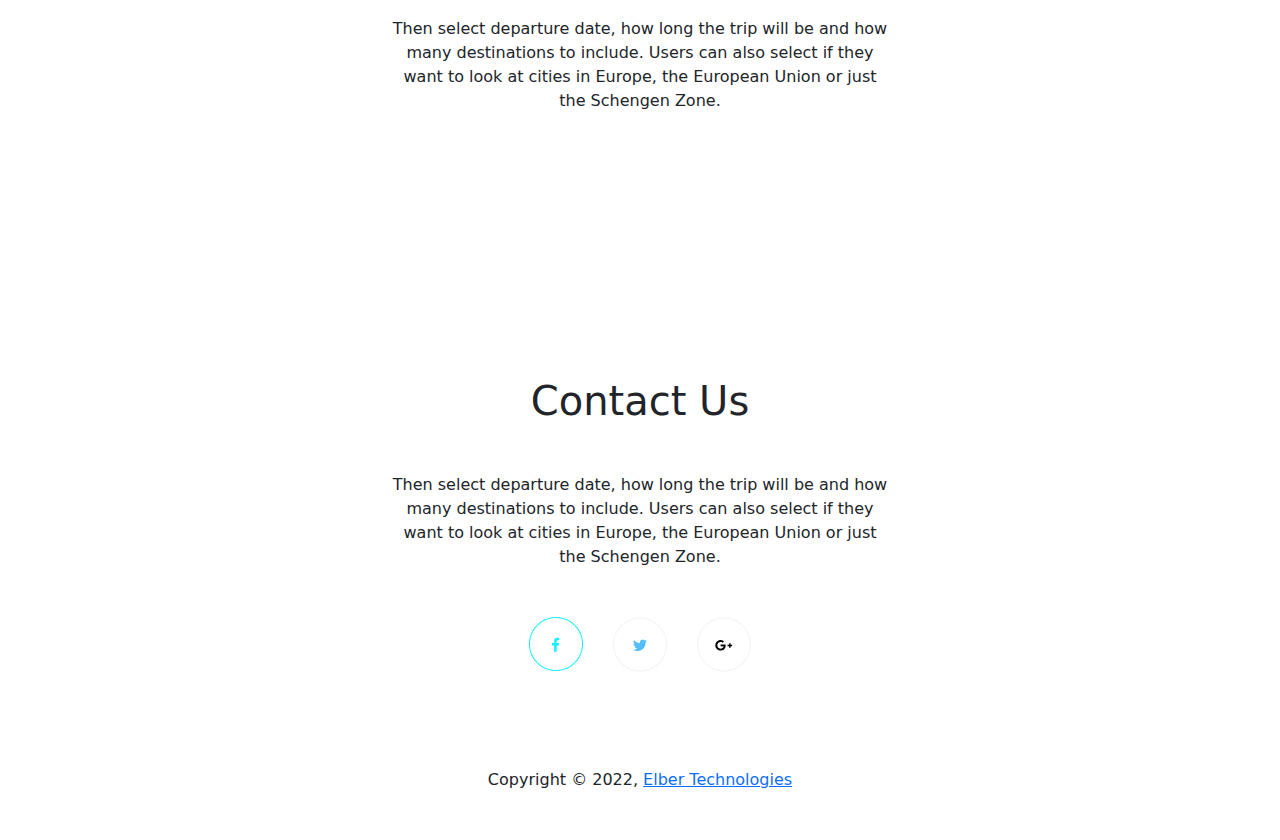
<file: indexv2.html>
<!DOCTYPE html>
<html lang="en">

<head>
    <meta charset="UTF-8">
    <meta http-equiv="X-UA-Compatible" content="IE=edge">
    <meta name="viewport" content="width=device-width, initial-scale=1.0">
    <link rel="stylesheet" href="css/bootstrap.css">
    <title>Document</title>
</head>
<style>
    .transparent {
        background: rgba(0, 0, 0, 0.4);
    }
</style>

<body>
    <section style="background: url('img/network-low.jpg'); background-repeat: no-repeat; background-size: 100% 100%; ">
        <nav class="navbar navbar-expand-lg navbar-light bg-transparent ">

            <div class="collapse navbar-collapse mt-5" id="navbarNavAltMarkup">
                <div class="navbar-nav mx-auto text-light">
                    <a class="nav-item nav-link active text-light" href="#product">PRODUCT</a>
                    &nbsp;&nbsp;&nbsp;
                    <a class="nav-item nav-link text-light" href="#client">OUR CLIENT</a>
                    &nbsp;&nbsp;&nbsp;
                    <a class="nav-item nav-link text-light" href="#about">ABOUT US</a>
                    &nbsp;&nbsp;&nbsp;
                    <a class="nav-item nav-link text-light" href="#contact">CONTACT</a>

                </div>

            </div>
        </nav>
        <div class="container-fluid mt-5">
            <div class="text-center text-light">
                <br>

                <h1 class="mb-lg-5">Welcome elberian</h1>
            </div>
            <div class="text-center text-light mb-5">
                <img src="img/logo.png" alt="" width="200px" height="200px">
            </div>
            <div class="text-center text-light mx-auto" style="width: 50%;">
                <p class="mb-5">

                    You'd have done better to clothe yourself in knowledge, for all the good your scraps of armor did
                    you. You die as you lived: insipid and ignorant.
                </p>
            </div>
        </div>
        <br>
        <br>
        <br>
        <br>
        <br>
        <br>
        <br>
        <br>
    </section>
    <section id="product">
        <div class="container-fluid mx-lg-auto">
            <div class="text-center text-dark">
                <br>
                <strong>
                    <h1 class="mb-lg-5">Our Product</h1>
                </strong>
            </div>
            <div class="text-center text-dark">
                <strong>
                    <h1 class="mb-lg-5">Military Suite</h1>
                </strong>
            </div>

            <div class="row">
                <div class="col-1"></div>
                <div class="col-5">
                    <div class="text-center">
                        <img src="img/militarysuite.jpg" alt="">
                    </div>

                </div>
                &nbsp;
                <div class="col-5">
                    <p class="mb-5" style="text-align: justify;">
                        <h3>This armor improves flight capabilities, adds a heads-up-display and repulsors, and has a
                            built in arc reactor.
                            However, the suit experiences icing problems when flown at too high an altitude. <br>
                            The suit needs a special construction/removal apparatus to get in and out of the armor.
                            This armor is destroyed during the attack on Stark's house in Iron Man 3. </h3>

                    </p>
                </div>
                <div class="text-center t mx-auto" style="width: 50%;">

                </div>

            </div>
        </div>
        <div class="text-center text-dark">
            <br>
        </div>
        <div class="text-center text-dark">
            <strong>
                <h1 class="mb-lg-5">Electric Vehicle</h1>
            </strong>
        </div>
        <div class="row">
<div class="col-1"></div>
            <div class="col-4">
                <p class="mb-5" style="text-align: justify;">
                    <h3>This armor improves flight capabilities, adds a heads-up-display and repulsors, and has a built
                        in arc reactor.
                        However, the suit experiences icing problems when flown at too high an altitude. <br>
                        The suit needs a special construction/removal apparatus to get in and out of the armor.
                        This armor is destroyed during the attack on Stark's house in Iron Man 3. </h3>

                </p>
            </div>
            &nbsp;
            &nbsp;
            &nbsp;
            &nbsp;
            &nbsp;
            &nbsp;
            <div class="col-5">
                <div class="text-center">
                    <img src="img/tumbler.jpg" alt="" width="100%" height="100%">
                </div>

            </div>

        </div>
        </div>
    </section>

    <br>
    <br>
    <br>
    <section class="mt-5" id="client">
        <div class="container-fluid mx-lg-auto">
            <div class="text-center text-dark">
                <br>
                <h1 class="mb-lg-5">Our client</h1>
            </div>
            <div class="text-center">
                <img src="img/akatsuki.png" alt="">
            </div>
            <div class="text-center t mx-auto" style="width: 50%;">
                <p class="mb-5">

                </p>
            </div>
        </div>

        </div>
    </section>
    <br>
    <br>
    <br>

    <section class="mt-5" id="about">
        <div class="container-fluid mx-lg-auto">
            <div class="text-center text-dark">
                <br>
                <h1 class="mb-lg-5 mt-5">About Us</h1>
            </div>

            <div class="text-center t mx-auto" style="width: 40%;">
                <p class="mb-5">
                    Then select departure date, how long the trip will be and how many destinations to include. Users
                    can also select if they want to look at cities in Europe, the European Union or just the Schengen
                    Zone.
                </p>
            </div>
            <br>
            <br>
            <br>
            <br>
        </div>

        </div>
    </section>

    <section class="mt-5" id="contact">
        <div class="container-fluid mx-lg-auto">
            <div class="text-center text-dark">
                <br>
                <h1 class="mb-lg-5 mt-5">Contact Us</h1>
            </div>

            <div class="text-center t mx-auto" style="width: 40%;">
                <p class="mb-5">
                    Then select departure date, how long the trip will be and how many destinations to include. Users
                    can also select if they want to look at cities in Europe, the European Union or just the Schengen
                    Zone.
                </p>
            </div>

            <div class="text-center t mx-auto" style="width: 40%;">
                <div class="row mx-auto">
                    <div class="col-2 text-center">

                    </div>
                    <div class="col-1 text-center">

                    </div>
                    <div class="col-2 text-center">
                        <a href="#"><img src="img/fb.png" alt=""></a>

                    </div>
                    <div class="col-2 text-center">
                        <a href="#"><img src="img/twitter.png" alt=""></a>

                    </div>
                    <div class="col-2 text-center">
                        <a href="#"><img src="img/gplus.png" alt=""></a>

                    </div>
                </div>
            </div>

            <br>
            <br>
            <br>
            <br>
            <div class="text-center t mx-auto mb-5" style="width: 40%;">
                Copyright &copy; 2022, <a href="">Elber Technologies</a>
            </div>
        </div>

        </div>
    </section>
    <script src="js/bootstrap.min.js"></script>
</body>

</html>
</file>
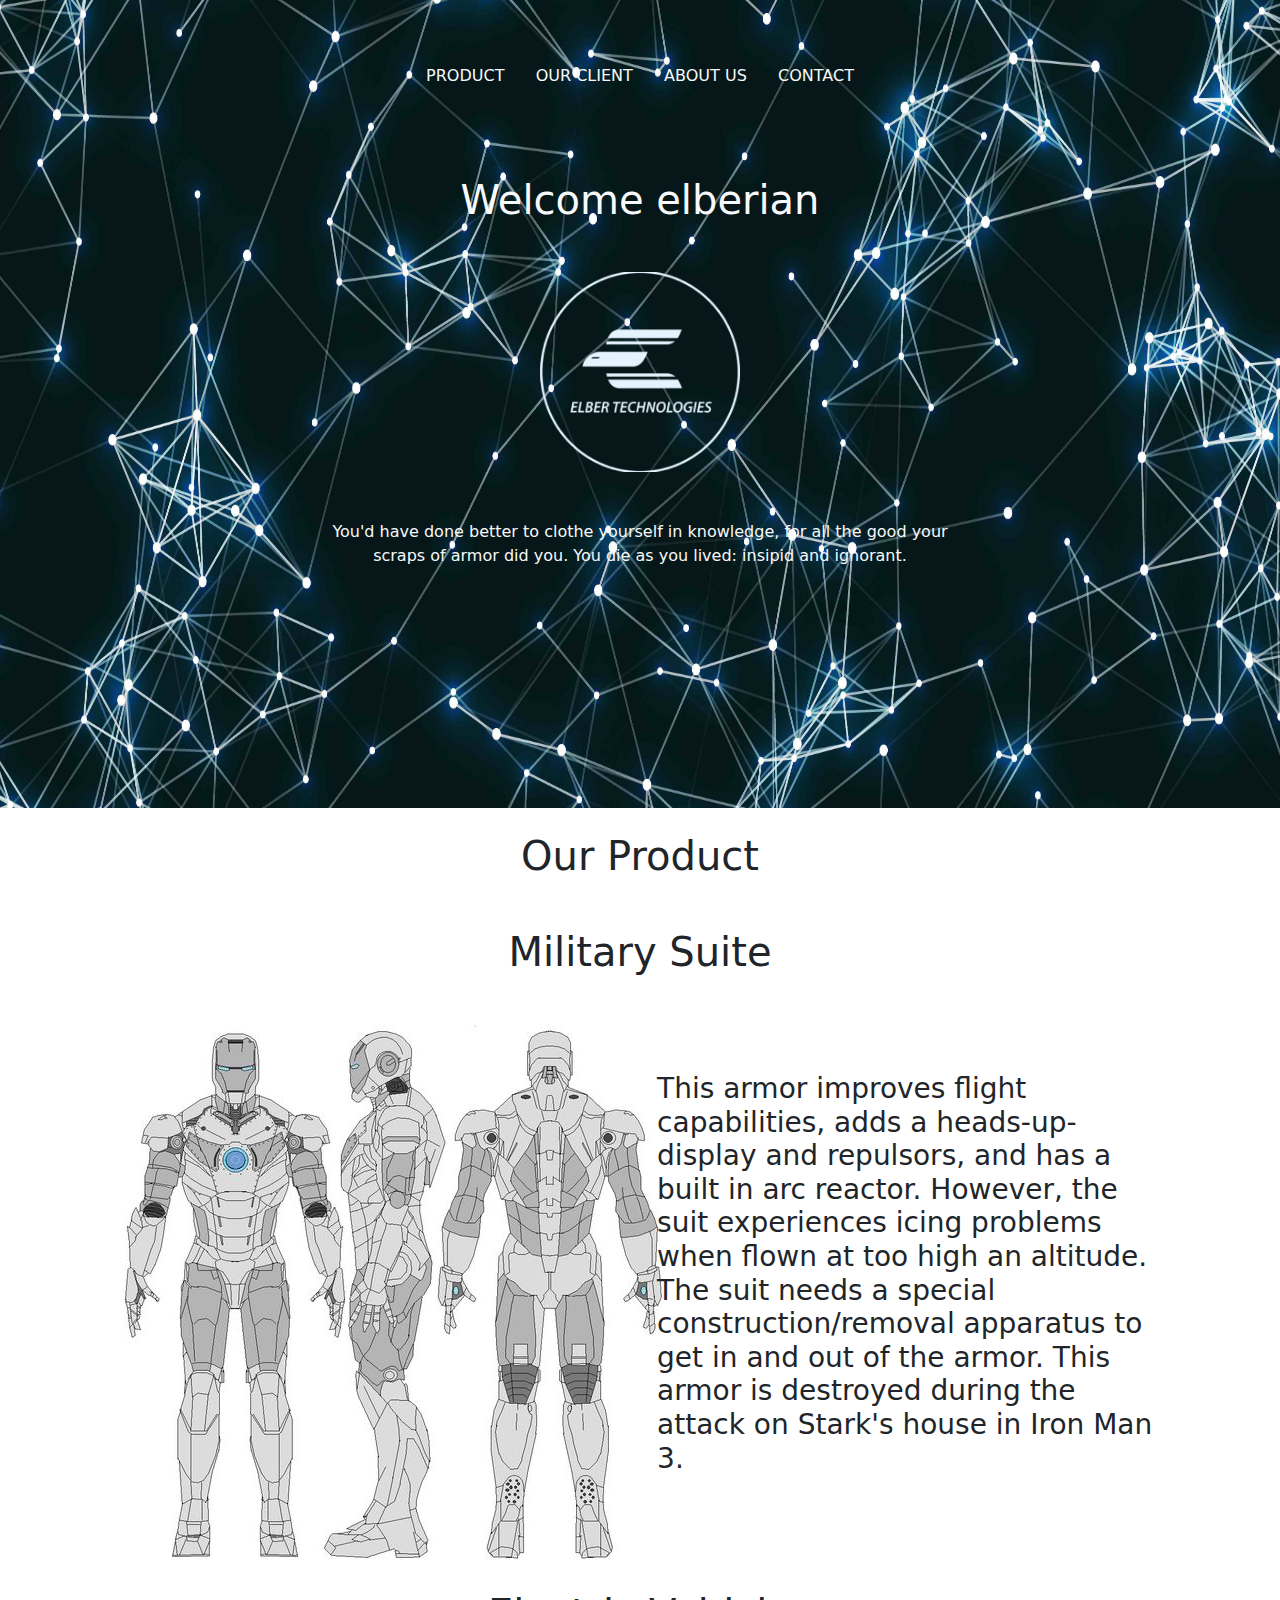
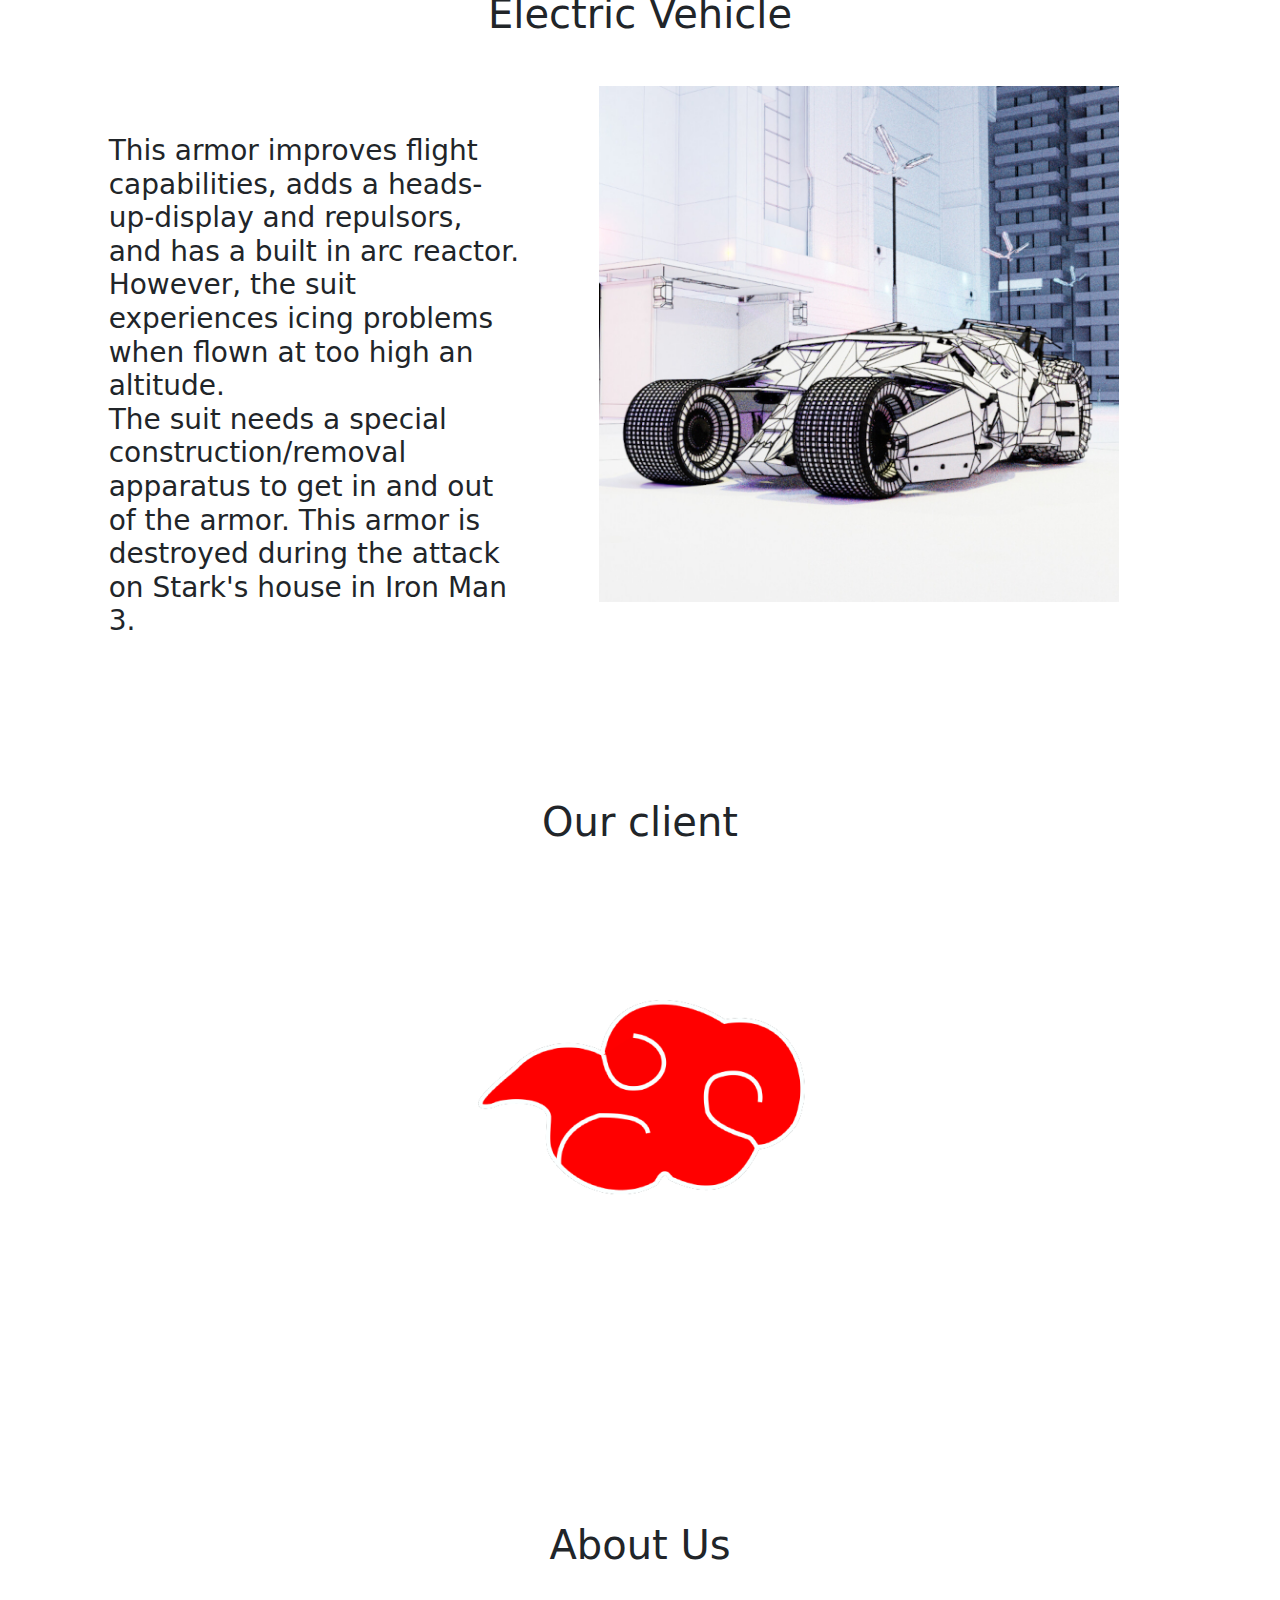
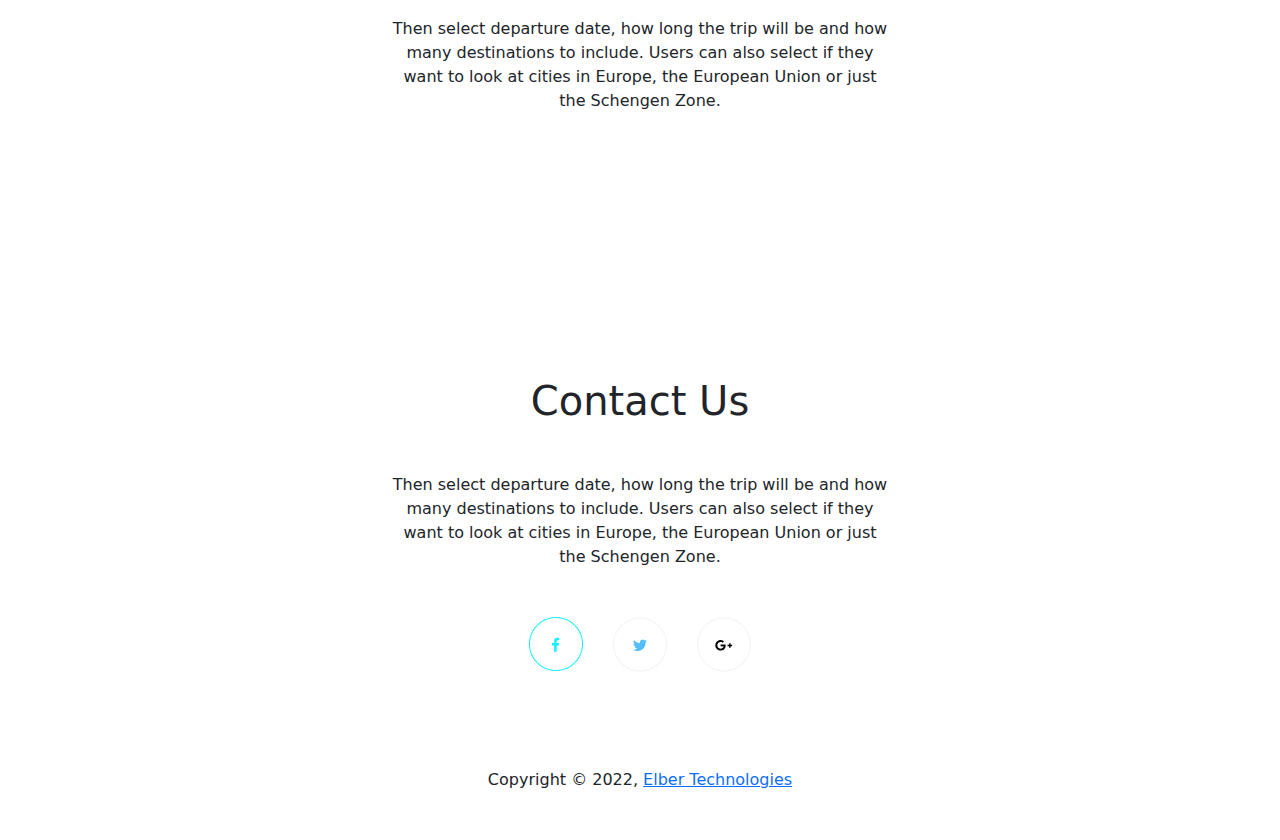
<file: versidua.html>
<!DOCTYPE html>
<html lang="en">

<head>
    <meta charset="UTF-8">
    <meta http-equiv="X-UA-Compatible" content="IE=edge">
    <meta name="viewport" content="width=device-width, initial-scale=1.0">
    <link rel="stylesheet" href="css/bootstrap.css">
    <title>Document</title>
</head>
<style>
    .transparent {
        background: rgba(0, 0, 0, 0.4);
    }
</style>

<body>
    <section style="background: url('img/network-low.jpg'); background-repeat: no-repeat; background-size: 100% 100%; ">
        <nav class="navbar navbar-expand-lg navbar-light bg-transparent ">

            <div class="collapse navbar-collapse mt-5" id="navbarNavAltMarkup">
                <div class="navbar-nav mx-auto text-light">
                    <a class="nav-item nav-link active text-light" href="#product">PRODUCT</a>
                    &nbsp;&nbsp;&nbsp;
                    <a class="nav-item nav-link text-light" href="#client">OUR CLIENT</a>
                    &nbsp;&nbsp;&nbsp;
                    <a class="nav-item nav-link text-light" href="#about">ABOUT US</a>
                    &nbsp;&nbsp;&nbsp;
                    <a class="nav-item nav-link text-light" href="#contact">CONTACT</a>

                </div>

            </div>
        </nav>
        <div class="container-fluid mt-5">
            <div class="text-center text-light">
                <br>

                <h1 class="mb-lg-5">Welcome elberian</h1>
            </div>
            <div class="text-center text-light mb-5">
                <img src="img/logo.png" alt="" width="200px" height="200px">
            </div>
            <div class="text-center text-light mx-auto" style="width: 50%;">
                <p class="mb-5">

                    You'd have done better to clothe yourself in knowledge, for all the good your scraps of armor did
                    you. You die as you lived: insipid and ignorant.
                </p>
            </div>
        </div>
        <br>
        <br>
        <br>
        <br>
        <br>
        <br>
        <br>
        <br>
    </section>
    <section id="product">
        <div class="container-fluid mx-lg-auto">
            <div class="text-center text-dark">
                <br>
                <strong>
                    <h1 class="mb-lg-5">Our Product</h1>
                </strong>
            </div>
            <div class="text-center text-dark">
                <strong>
                    <h1 class="mb-lg-5">Military Suite</h1>
                </strong>
            </div>

            <div class="row">
                <div class="col-1"></div>
                <div class="col-5">
                    <div class="text-center">
                        <img src="img/militarysuite.jpg" alt="">
                    </div>

                </div>
                &nbsp;
                <div class="col-5">
                    <p class="mb-5" style="text-align: justify;">
                        <h3>This armor improves flight capabilities, adds a heads-up-display and repulsors, and has a
                            built in arc reactor.
                            However, the suit experiences icing problems when flown at too high an altitude. <br>
                            The suit needs a special construction/removal apparatus to get in and out of the armor.
                            This armor is destroyed during the attack on Stark's house in Iron Man 3. </h3>

                    </p>
                </div>
                <div class="text-center t mx-auto" style="width: 50%;">

                </div>

            </div>
        </div>
        <div class="text-center text-dark">
            <br>
        </div>
        <div class="text-center text-dark">
            <strong>
                <h1 class="mb-lg-5">Electric Vehicle</h1>
            </strong>
        </div>
        <div class="row">
<div class="col-1"></div>
            <div class="col-4">
                <p class="mb-5" style="text-align: justify;">
                    <h3>This armor improves flight capabilities, adds a heads-up-display and repulsors, and has a built
                        in arc reactor.
                        However, the suit experiences icing problems when flown at too high an altitude. <br>
                        The suit needs a special construction/removal apparatus to get in and out of the armor.
                        This armor is destroyed during the attack on Stark's house in Iron Man 3. </h3>

                </p>
            </div>
            &nbsp;
            &nbsp;
            &nbsp;
            &nbsp;
            &nbsp;
            &nbsp;
            <div class="col-5">
                <div class="text-center">
                    <img src="img/tumbler.jpg" alt="" width="100%" height="100%">
                </div>

            </div>

        </div>
        </div>
    </section>

    <br>
    <br>
    <br>
    <section class="mt-5" id="client">
        <div class="container-fluid mx-lg-auto">
            <div class="text-center text-dark">
                <br>
                <h1 class="mb-lg-5">Our client</h1>
            </div>
            <div class="text-center">
                <img src="img/akatsuki.png" alt="">
            </div>
            <div class="text-center t mx-auto" style="width: 50%;">
                <p class="mb-5">

                </p>
            </div>
        </div>

        </div>
    </section>
    <br>
    <br>
    <br>

    <section class="mt-5" id="about">
        <div class="container-fluid mx-lg-auto">
            <div class="text-center text-dark">
                <br>
                <h1 class="mb-lg-5 mt-5">About Us</h1>
            </div>

            <div class="text-center t mx-auto" style="width: 40%;">
                <p class="mb-5">
                    Then select departure date, how long the trip will be and how many destinations to include. Users
                    can also select if they want to look at cities in Europe, the European Union or just the Schengen
                    Zone.
                </p>
            </div>
            <br>
            <br>
            <br>
            <br>
        </div>

        </div>
    </section>

    <section class="mt-5" id="contact">
        <div class="container-fluid mx-lg-auto">
            <div class="text-center text-dark">
                <br>
                <h1 class="mb-lg-5 mt-5">Contact Us</h1>
            </div>

            <div class="text-center t mx-auto" style="width: 40%;">
                <p class="mb-5">
                    Then select departure date, how long the trip will be and how many destinations to include. Users
                    can also select if they want to look at cities in Europe, the European Union or just the Schengen
                    Zone.
                </p>
            </div>

            <div class="text-center t mx-auto" style="width: 40%;">
                <div class="row mx-auto">
                    <div class="col-2 text-center">

                    </div>
                    <div class="col-1 text-center">

                    </div>
                    <div class="col-2 text-center">
                        <a href="#"><img src="img/fb.png" alt=""></a>

                    </div>
                    <div class="col-2 text-center">
                        <a href="#"><img src="img/twitter.png" alt=""></a>

                    </div>
                    <div class="col-2 text-center">
                        <a href="#"><img src="img/gplus.png" alt=""></a>

                    </div>
                </div>
            </div>

            <br>
            <br>
            <br>
            <br>
            <div class="text-center t mx-auto mb-5" style="width: 40%;">
                Copyright &copy; 2022, <a href="">Elber Technologies</a>
            </div>
        </div>

        </div>
    </section>
    <script src="js/bootstrap.min.js"></script>
</body>

</html>
</file>
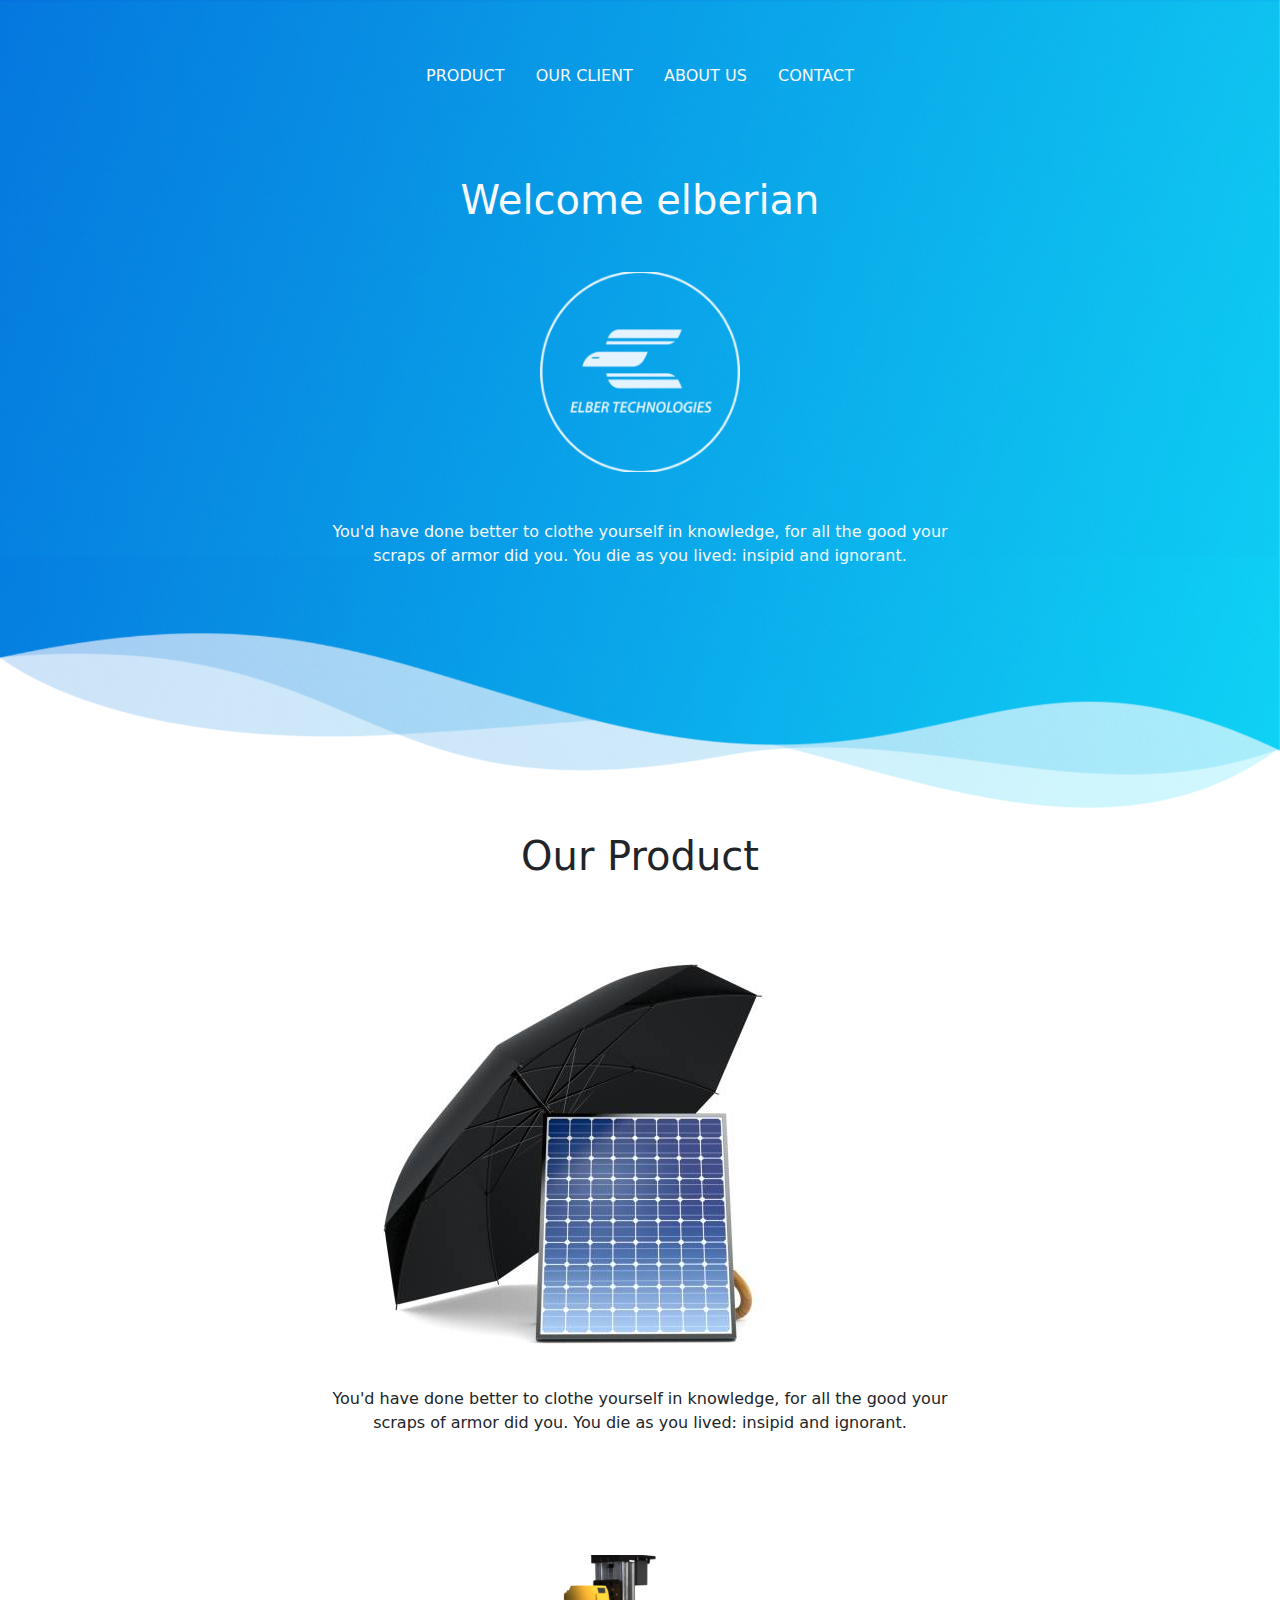
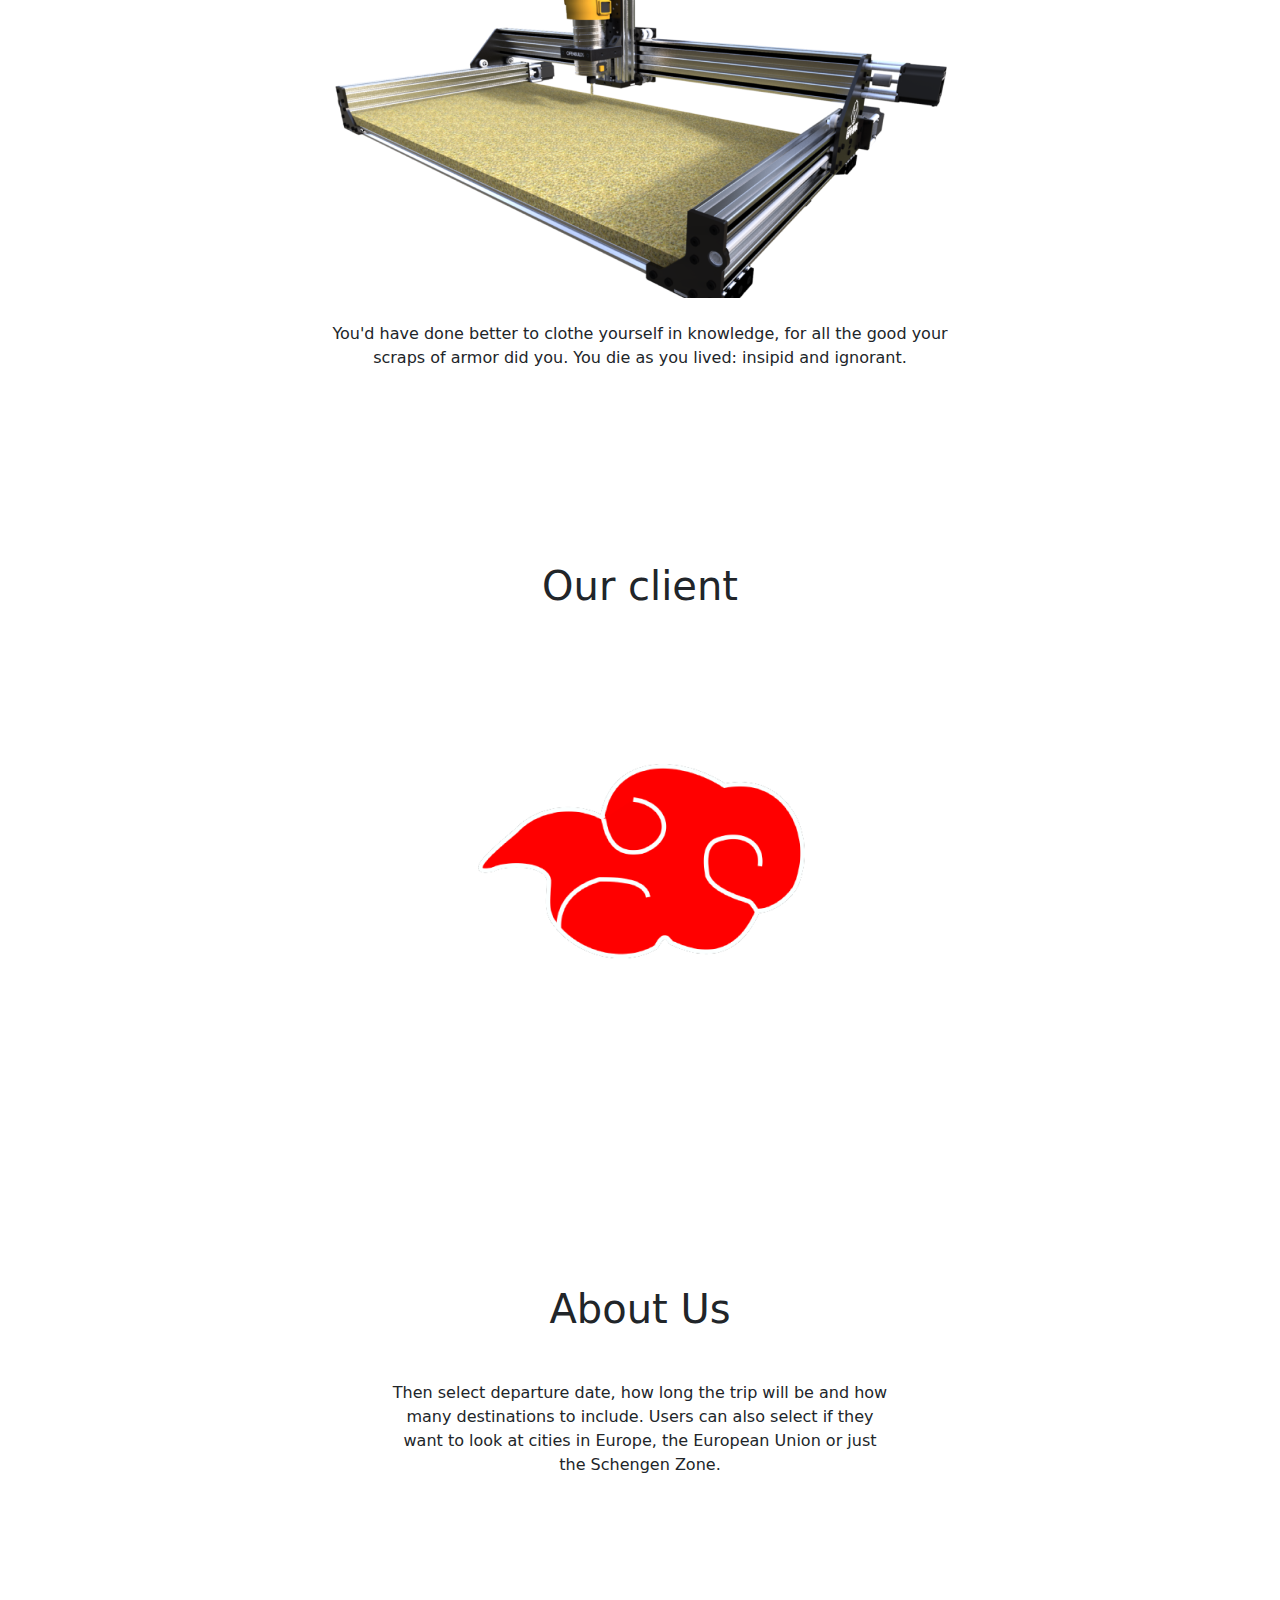
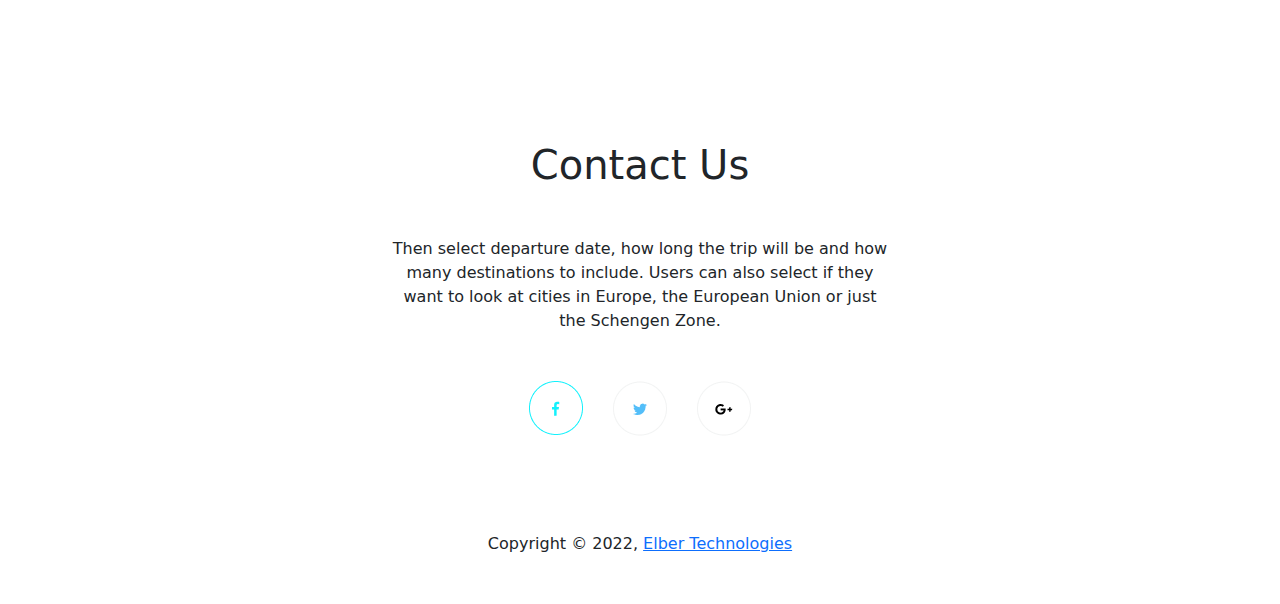
<file: xindex.html>
<!DOCTYPE html>
<html lang="en">

<head>
    <meta charset="UTF-8">
    <meta http-equiv="X-UA-Compatible" content="IE=edge">
    <meta name="viewport" content="width=device-width, initial-scale=1.0">
    <link rel="stylesheet" href="css/bootstrap.css">
    <title>Document</title>
</head>
<style>
    .transparent {
        background: rgba(0, 0, 0, 0.4);
    }
</style>

<body>
    <section style="background: url('img/rectangle.png'); background-repeat: no-repeat; background-size: 100% 100%; ">
        <nav class="navbar navbar-expand-lg navbar-light bg-transparent ">

            <div class="collapse navbar-collapse mt-5" id="navbarNavAltMarkup">
                <div class="navbar-nav mx-auto text-light">
                    <a class="nav-item nav-link active text-light" href="#product">PRODUCT</a>
                    &nbsp;&nbsp;&nbsp;
                    <a class="nav-item nav-link text-light" href="#client">OUR CLIENT</a>
                    &nbsp;&nbsp;&nbsp;
                    <a class="nav-item nav-link text-light" href="#about">ABOUT US</a>
                    &nbsp;&nbsp;&nbsp;
                    <a class="nav-item nav-link text-light" href="#contact">CONTACT</a>

                </div>

            </div>
        </nav>
        <div class="container-fluid mt-5">
            <div class="text-center text-light">
                <br>

                <h1 class="mb-lg-5">Welcome elberian</h1>
            </div>
            <div class="text-center text-light mb-5">
                <img src="img/logo.png" alt="" width="200px" height="200px">
            </div>
            <div class="text-center text-light mx-auto" style="width: 50%;">
                <p class="mb-5">

                    You'd have done better to clothe yourself in knowledge, for all the good your scraps of armor did
                    you. You die as you lived: insipid and ignorant.
                </p>
            </div>
        </div>
        <br>
        <br>
        <br>
        <br>
        <br>
        <br>
        <br>
        <br>
    </section>
    <section id="product">
        <div class="container-fluid mx-lg-auto">
            <div class="text-center text-dark">
                <br>
                <h1 class="mb-lg-5">Our Product</h1>
            </div>
            <div class="text-center">
                <img src="img/pv.png" alt="">
            </div>
            <div class="text-center t mx-auto" style="width: 50%;">
                <p class="mb-5">
                    You'd have done better to clothe yourself in knowledge, for all the good your scraps of armor did
                    you. You die as you lived: insipid and ignorant.
                </p>
            </div>
        </div>
        <div class="text-center text-dark">
            <br>

        </div>
        <div class="text-center mt-5">
            <img src="img/cnc.png" alt="">
        </div>
        <div class="text-center t mx-auto" style="width: 50%;">
            <p class="mb-5 mt-4">
                You'd have done better to clothe yourself in knowledge, for all the good your scraps of armor did you.
                You die as you lived: insipid and ignorant.
            </p>
        </div>
        </div>
    </section>

    <br>
    <br>
    <br>
    <section class="mt-5" id="client">
        <div class="container-fluid mx-lg-auto">
            <div class="text-center text-dark">
                <br>
                <h1 class="mb-lg-5">Our client</h1>
            </div>
            <div class="text-center">
                <img src="img/akatsuki.png" alt="">
            </div>
            <div class="text-center t mx-auto" style="width: 50%;">
                <p class="mb-5">

                </p>
            </div>
        </div>

        </div>
    </section>
    <br>
    <br>
    <br>

    <section class="mt-5" id="about">
        <div class="container-fluid mx-lg-auto">
            <div class="text-center text-dark">
                <br>
                <h1 class="mb-lg-5 mt-5">About Us</h1>
            </div>

            <div class="text-center t mx-auto" style="width: 40%;">
                <p class="mb-5">
                    Then select departure date, how long the trip will be and how many destinations to include. Users
                    can also select if they want to look at cities in Europe, the European Union or just the Schengen
                    Zone.
                </p>
            </div>
            <br>
            <br>
            <br>
            <br>
        </div>

        </div>
    </section>

    <section class="mt-5" id="contact">
        <div class="container-fluid mx-lg-auto">
            <div class="text-center text-dark">
                <br>
                <h1 class="mb-lg-5 mt-5">Contact Us</h1>
            </div>

            <div class="text-center t mx-auto" style="width: 40%;">
                <p class="mb-5">
                    Then select departure date, how long the trip will be and how many destinations to include. Users
                    can also select if they want to look at cities in Europe, the European Union or just the Schengen
                    Zone.
                </p>
            </div>

            <div class="text-center t mx-auto" style="width: 40%;">
                <div class="row mx-auto">
                    <div class="col-2 text-center">
                        
                    </div>
                    <div class="col-1 text-center">
                        
                    </div>
                    <div class="col-2 text-center">
                        <a href="#"><img src="img/fb.png" alt=""></a>
                        
                    </div>
                    <div class="col-2 text-center">
                        <a href="#"><img src="img/twitter.png" alt=""></a>
                        
                    </div>
                    <div class="col-2 text-center">
                        <a href="#"><img src="img/gplus.png" alt=""></a>
                        
                    </div>
                </div>
            </div>

            <br>
            <br>
            <br>
            <br>
            <div class="text-center t mx-auto mb-5" style="width: 40%;">
                Copyright &copy; 2022, <a href="">Elber Technologies</a> 
            </div>
        </div>

        </div>
    </section>
    <script src="js/bootstrap.min.js"></script>
</body>

</html>
</file>
<file: index_files/style.css>
/*
Theme Name: Zerif PRO | Shared By VestaThemes.com
Theme URI: https://themeisle.com/themes/zerif-pro-one-page-wordpress-theme/
Author: Themeisle
Author URI: https://themeisle.com
Description: Zerif PRO is a modern responsive WordPress Theme. It's perfect for web agencies, digital studios, corporate, product showcase, personal and business portfolio.
Version: 1.8.4.7
License: GNU General Public License version 2
License URI: license.txt
Text Domain: zerif
Domain Path: /languages/
Tags: black, gray, red, white, one-column, two-columns, right-sidebar, responsive-layout, custom-background, custom-menu, editor-style, featured-images, threaded-comments, translation-ready
*/
/*--------------------------------------------------------------
>>> TABLE OF CONTENTS:
----------------------------------------------------------------
1.0 - Reset10
2.0 - Typography
3.0 - Elements
4.0 - Forms
5.0 - Navigation
	5.1 - Links
	5.2 - Menus
6.0 - Accessibility
7.0 - Alignments
8.0 - Clearingsbody.custom-background

9.0 - Widgets
10.0 - Content
	10.1 - Posts and pages
	10.2 - Asides
	10.3 - Comments
11.0 - Infinite scroll
12.0 - Media
--------------------------------------------------------------*/

/*--------------------------------------------------------------
1.0 - Reset
--------------------------------------------------------------*/
html {
	font-size: 62.5%; /* Corrects text resizing oddly in IE6/7 when body font-size is set using em units http://clagnut.com/blog/348/#c790 */
}
html, body, div, span, applet, object, iframe,
h1, h2, h3, h4, h5, h6, p, blockquote, pre,
a, abbr, acronym, address, big, cite, code,
del, dfn, em, font, ins, kbd, q, s, samp,
small, strike, strong, sub, sup, tt, var,
dl, dt, dd, ol, ul, li,
fieldset, form, label, legend,
table, caption, tbody, tfoot, thead, tr, th, td {
	border: 0;
	font-family: inherit;
	font-size: 16px;
	font-style: inherit;
	font-weight: inherit;
	margin: 0;
	outline: 0;
	padding: 0;
	vertical-align: baseline;
}
html {
	overflow-y: scroll; /* Keeps page centered in all browsers regardless of content height */
	-webkit-text-size-adjust: 100%; /* Prevents iOS text size adjust after orientation change, without disabling user zoom */
	-ms-text-size-adjust:     100%; /* www.456bereastreet.com/archive/201012/controlling_text_size_in_safari_for_ios_without_disabling_user_zoom/ */
}
*,
*:before,
*:after { /* apply a natural box layout model to all elements; see http://www.paulirish.com/2012/box-sizing-border-box-ftw/ */
	-webkit-box-sizing: border-box; /* Not needed for modern webkit but still used by Blackberry Browser 7.0; see http://caniuse.com/#search=box-sizing */
	-moz-box-sizing:    border-box; /* Still needed for Firefox 28; see http://caniuse.com/#search=box-sizing */
	box-sizing:         border-box;
}
body {
	background: #fff;
	-ms-word-wrap: break-word;
    word-wrap: break-word;
}
article,
aside,
details,
figcaption,
figure,
footer,
header,
main,
nav,
section {
	display: block;
}
ol, ul {
	list-style: none;
}
table { /* tables still need 'cellspacing="0"' in the markup */
	border-collapse: separate;
	border-spacing: 0;
}
caption, th, td {
	font-weight: normal;
	text-align: left;
}
blockquote:before, blockquote:after,
q:before, q:after {
	content: "";
}
blockquote, q {
	quotes: "" "";
}
a:focus {
	outline: thin dotted;
}
a:hover,
a:active {
	outline: 0;
}
a img {
	border: 0;
}
body {
	font-family: 'Lato', sans-serif !important;
	font-size: 14px;
	color: #808080;
	font-weight: normal;
	overflow-x: hidden;
	line-height: 25px;
	text-align: center;
}
/* Internet Explorer 10 in Windows 8 and Windows Phone 8 Bug fix */
@-webkit-viewport {
	width: device-width;
}
@-moz-viewport {
	width: device-width;
}
@-ms-viewport {
	width: device-width;
}
@-o-viewport {
	width: device-width;
}
@viewport {
	width: device-width;
}
/* Other fixes*/
*,*:before,*:after {
	-webkit-box-sizing: border-box;
	-moz-box-sizing: border-box;
	box-sizing: border-box;
}
i {
	vertical-align: middle;
}
ul, ol {
padding-left: 0 !important; 
}
/* Selection colours (easy to forget) */
::selection {
	background: #FC6D6D;
	color: #FFF;
}
::-moz-selection {
	background: #FC6D6D;
	color: #FFF;
}
a {
	color: #e96656;
	-webkit-transition: all 700ms;
	transition: all 700ms;
}
a,a:hover {
	text-decoration: none;
}
a:hover {
	color: #cb4332;
}
p {
    margin: 0;
}
.full-width {
	width: 100%;
	margin: auto;
}
/*--------------------------------------------------------------
2.0 Typography
--------------------------------------------------------------*/
body,
button,
input,
select,
textarea {
	color: #404040;
	font-family: sans-serif;
	font-size: 16px;
	font-size: 1.6rem;
	line-height: 1.5;
}
h1, h2, h3, h4, h5, h6 {
	clear: both;
}
p {
	margin-bottom: 1.5em;
}
b, strong {
	font-weight: bold;
}
dfn, cite, em, i {
	font-style: italic;
}
blockquote {
	margin: 0 1.5em;
}
blockquote {
	font-size: 18px;
	font-style: italic;
	font-weight: 300;
	margin: 24px 40px;
	line-height: 26px;
}
address {
	margin: 0 0 1.5em;
}
pre {
	background: #eee;
	font-family: "Courier 10 Pitch", Courier, monospace;
	font-size: 15px;
	font-size: 1.5rem;
	line-height: 1.6;
	margin-bottom: 1.6em;
	max-width: 100%;
	overflow: auto;
	padding: 1.6em;
}
code, kbd, tt, var {
	font: 15px Monaco, Consolas, "Andale Mono", "DejaVu Sans Mono", monospace;
}
abbr, acronym {
	border-bottom: 1px dotted #666;
	cursor: help;
}
mark, ins {
	background: #fff9c0;
	text-decoration: none;
}
sup,
sub {
	font-size: 75%;
	height: 0;
	line-height: 0;
	position: relative;
	vertical-align: baseline;
}
sup {
	bottom: 1ex;
}
sub {
	top: .5ex;
}
small {
	font-size: 75%;
}
big {
	font-size: 125%;
}
dl {
	margin: 0 20px;
}
h1, h2, h3, h4, h5, h6 {
	margin: 0;
	padding: 0;
	border: 0;
	font-size: 100%;
	font: inherit;
	vertical-align: baseline;
	margin-bottom: 10px;
	display: block;
	clear: both;
}
h1,h2 {
	font-family: 'Montserrat', 'sans-serif';
	font-weight: 700;
	line-height: 35px;
}
h1,
h1 span {
	font-size: 30px;
}
h2 {
	font-size: 26px;
}
h3 {
	font-size: 24px;
}
h4 {
	font-size: 18px;
}
h5 {
	font-size: 17px;
}
h6 {
	font-size: 16px;
}
/*--------------------------------------------------------------
3.0 Buttons
--------------------------------------------------------------*/
.buttons {
	text-align: center;
	margin-top: 45px;
}
.button {
	text-align: center;
	text-transform: uppercase;
	padding: 10px 35px 10px 35px;
	border-radius: 4px;
	margin: 10px;
}
.custom-button {
	display: inline-block !important;
	text-align: center;
	text-transform: uppercase;
	padding: 13px 35px 13px 35px;
	border-radius: 4px;
	margin: 10px;
	border: none;
}
.red-btn {
	background: #e96656;
}
.green-btn {
	background: #20AA73;
}
.blue-btn {
	background: #3ab0e2;
}
.yellow-btn {
	background: #E7AC44;
}
.red-btn,.green-btn,.blue-btn,.yellow-btn {
	color: #FFF !important;
	-webkit-transition: all 0.3s ease-in-out;
	transition: all 0.3s ease-in-out;
}
.blue-btn:hover {
	color: #FFF;
	background: #1288b9;
}
.red-btn:hover {
	color: #FFF;
	background: #cb4332;
}
.green-btn:hover {
	color: #FFF;
	background: #069059;
}
.yellow-btn:hover {
	color: #FFF;
	background: #d8951e;
}
.btn:hover{
    box-shadow: none;
}
/*--------------------------------------------------------------
3.0 Elements
--------------------------------------------------------------*/
hr {
	background-color: #ccc;
	border: 0;
	height: 1px;
	margin-bottom: 1.5em;
}
ul, ol {
	margin: 0 0 1.5em 3em;
}
ul {
	list-style: disc;
}
ol {
	list-style: decimal;
}
li > ul,
li > ol {
	margin-bottom: 0;
	margin-left: 1.5em;
}
dt {
	font-weight: bold;
}
dd {
	margin: 0 1.5em 1.5em 0;
}
img {
	height: auto; /* Make sure images are scaled correctly. */
	max-width: 100%; /* Adhere to container width. */
}
figure {
	margin: 0;
}
.site-main p {
	margin: 0 0 24px;
}
table {
	border-bottom: 1px solid #ededed;
	border-collapse: collapse;
	border-spacing: 0;
	font-size: 14px;
	line-height: 2;
	margin: 0 0 20px;
	width: 100%;
}
caption,
th,
td {
	font-weight: normal;
	text-align: left;
}
caption {
	font-size: 16px;
	margin: 20px 0;
}
th {
	font-weight: bold;
	text-transform: uppercase;
	border-top: 1px solid #ededed;
	padding: 6px 10px 6px 0;
}
td {
	border-top: 1px solid #ededed;
	padding: 6px 10px 6px 0;
}
thead th{
	border: none;
}
/*---------------------------------------
 **   COLORS                         -----
-----------------------------------------*/
/** BACKGROUNDS **/
.red-bg {
	background: #e96656;
}
.green-bg {
	background: #34d293;
}
.blue-bg {
	background: #3ab0e2;
}
.yellow-bg {
	background: #E7AC44;
}
.dark-bg {
	background: #404040;
}
.white-bg {
	background:  #FFFFFF;
}
/** FOR TEXTS AND ICON FONTS **/
.red-text {
	color: #e96656;
}
.green-text {
	color: #34d293;
}
.blue-text {
	color: #3ab0e2;
}
.yellow-text {
	color: #f7d861;
}
.dark-text {
	color: #404040;
}
.white-text {
	color: #FFFFFF;
}
/*---------------------------------------
 **   BORDER BOTTOMS                 -----
-----------------------------------------*/
.white-border-bottom:before {
	position: absolute;
	margin: auto;
	z-index: 1;
	content: "";
	width: 50%;
	height: 2px;
	background: #F5F5F5;
	bottom: -9px;
	left: 25%;
}
.dark-border-bottom:before {
	position: absolute;
	margin: auto;
	z-index: 1;
	content: "";
	width: 50%;
	height: 2px;
	background: #404040;
	bottom: -9px;
	left: 25%;
}
.red-border-bottom:before {
	position: absolute;
	margin: auto;
	z-index: 1;
	content: "";
	width: 75%;
	height: 2px;
	background: #e96656;
	bottom: -9px;
	left: 12.5%;
}
.green-border-bottom:before {
	position: absolute;
	margin: auto;
	z-index: 1;
	content: "";
	width: 75%;
	height: 2px;
	background: #34d293;
	bottom: -9px;
	left: 12.5%;
}
.blue-border-bottom:before {
	position: absolute;
	margin: auto;
	z-index: 1;
	content: "";
	width: 75%;
	height: 2px;
	background: #3ab0e2;
	bottom: -9px;
	left: 12.5%;
}
.yellow-border-bottom:before {
	position: absolute;
	margin: auto;
	z-index: 1;
	content: "";
	width: 75%;
	height: 2px;
	background: #f7d861;
	bottom: -9px;
	left: 12.5%;
}
/*---------------------------------------
 **   4.0 Forms                     -----
-----------------------------------------*/
button,
input,
select,
textarea {
	font-size: 100%; /* Corrects font size not being inherited in all browsers */
	margin: 0; /* Addresses margins set differently in IE6/7, F3/4, S5, Chrome */
	vertical-align: baseline; /* Improves appearance and consistency in all browsers */
	*vertical-align: middle; /* Improves appearance and consistency in IE6/IE7 */
}
button,
input[type="button"],
input[type="reset"],
input[type="submit"] {
	text-align: center;
	text-transform: uppercase;
	padding: 13px 35px 13px 35px;
	border-radius: 4px;
	margin: 10px;
	border: none;
	background-color: #e96656;
	box-shadow: none;
	text-shadow: none;
	font-weight: 400;
	vertical-align: middle;
	cursor: pointer;
	white-space: nowrap;
	font-size: 14px;
	color: #FFF;
}
button:hover,
input[type="button"]:hover,
input[type="reset"]:hover,
input[type="submit"]:hover {
	border-color: #ccc #bbb #aaa #bbb;
	box-shadow: inset 0 1px 0 rgba(255, 255, 255, 0.8), inset 0 15px 17px rgba(255, 255, 255, 0.8), inset 0 -5px 12px rgba(0, 0, 0, 0.02);
}
button:focus,
input[type="button"]:focus,
input[type="reset"]:focus,
input[type="submit"]:focus,
button:active,
input[type="button"]:active,
input[type="reset"]:active,
input[type="submit"]:active {
	border-color: #aaa #bbb #bbb #bbb;
	box-shadow: inset 0 -1px 0 rgba(255, 255, 255, 0.5), inset 0 2px 5px rgba(0, 0, 0, 0.15);
}
input[type="checkbox"],
input[type="radio"] {
	padding: 0; /* Addresses excess padding in IE8/9 */
}
input[type="search"] {
	-webkit-appearance: textfield; /* Addresses appearance set to searchfield in S5, Chrome */
	-webkit-box-sizing: content-box; /* Addresses box sizing set to border-box in S5, Chrome (include -moz to future-proof) */
	-moz-box-sizing:    content-box;
	box-sizing:         content-box;
}
input[type="search"]::-webkit-search-decoration { /* Corrects inner padding displayed oddly in S5, Chrome on OSX */
	-webkit-appearance: none;
}
button::-moz-focus-inner,
input::-moz-focus-inner { /* Corrects inner padding and border displayed oddly in FF3/4 www.sitepen.com/blog/2008/05/14/the-devils-in-the-details-fixing-dojos-toolbar-buttons/ */
	border: 0;
	padding: 0;
}
input[type="text"],
input[type="email"],
input[type="url"],
input[type="password"],
input[type="search"],
textarea {
	color: #A0A0A0;
	border: 1px solid rgba(0, 0, 0, 0.1);
	border-radius: 0;
}
input[type="text"]:focus,
input[type="email"]:focus,
input[type="url"]:focus,
input[type="password"]:focus,
input[type="search"]:focus,
textarea:focus {
	color: #111;
}
input[type="text"],
input[type="email"],
input[type="url"],
input[type="password"],
input[type="search"] {
	padding: 3px;
}
textarea {
	overflow: auto; /* Removes default vertical scrollbar in IE6/7/8/9 */
	padding-left: 3px;
	vertical-align: top; /* Improves readability and alignment in all browsers */
	width: 98%;
}
.entry-content button, 
.entry-content input[type="button"], 
.entry-content input[type="reset"], 
.entry-content input[type="submit"] {
	padding: 5px 20px 5px 20px;
}
.entry-content button:hover, 
.entry-content input[type="button"]:hover, 
.entry-content input[type="reset"]:hover, 
.entry-content input[type="submit"]:hover {
	background: #cb4332;
}
.input-box {
	border: 0 !important;
	width: 274px;
	text-align: left;
	text-transform: none;
	padding: 9px;
	min-height: 46px;
	padding-left: 15px !important;
	display: inline-block;
	border-radius: 4px;
	background: rgba(255,255,255, 0.95);
}
.textarea-box {
	width: 100% !important;
	border: 0;
	text-align: left;
	text-transform: none;
	padding: 9px;
	min-height: 250px;
	padding-left: 15px;
	display: inline-block;
	border-radius: 4px;
	background: rgba(255,255,255, 0.95);
}
 textarea:hover, 
input:hover, 
textarea:active, 
input:active, 
textarea:focus, 
input:focus {
    outline: 1 !important;
    outline-color: #e96656 !important;
       
  -webkit-box-shadow:none !important;
  box-shadow:none !important;
}

 /*---------------------------------------
 **   5.0 Navigation                 -----
-----------------------------------------*/
 /*---------------------------------------
 **   5.1 Links                 -----
-----------------------------------------*/
a {
	color: royalblue;
}
a:visited {
	color: purple;
}
a:hover,
a:focus,
a:active {
	color: midnightblue;
}
/*---------------------------------------
 **   5.2 Menus                  -----
-----------------------------------------*/
.main-navigation {
	clear: both;
	display: block;
	float: left;
	width: 100%;
}
.main-navigation ul {
	list-style: none;
	margin: 0;
	padding-left: 0;
}
.main-navigation li {
	float: left;
	position: relative;
}
.main-navigation a {
	display: block;
	text-decoration: none;
}
.main-navigation ul ul {
	box-shadow: 0 3px 3px rgba(0, 0, 0, 0.2);
	display: none;
	float: left;
	left: 0;
	position: absolute;
	top: 1.5em;
	z-index: 99999;
}
.main-navigation ul ul ul {
	left: 100%;
	top: 0;
}
.main-navigation ul ul a {
	width: 200px;
}
.main-navigation ul ul li {
}
.main-navigation li:hover > a {
}
.main-navigation ul ul :hover > a {
}
.main-navigation ul ul a:hover {
}
.main-navigation ul li:hover > ul {
	display: block;
}
.main-navigation .current_page_item a,
.main-navigation .current-menu-item a {
}
.navbar-collapse{
	overflow: visible !important;
}

.site-main .comment-navigation,
.site-main .paging-navigation,
.site-main .post-navigation {
	margin: 0 0 1.5em;
	overflow: hidden;
}

.site-main .post-navigation {
	float: left;
	width: 100%;
}

.comment-navigation .nav-previous,
.paging-navigation .nav-previous,
.post-navigation .nav-previous {
	float: left;
}
.comment-navigation .nav-next,
.paging-navigation .nav-next,
.post-navigation .nav-next {
	float: right;
	text-align: right;
	width: 50%;
}
.nav-links a {
	color:#e96656;
}
.menu-item-open-left ul {
	left: auto;
	right: 0;
}
.menu-item-open-left ul ul,
.navbar-inverse .navbar-nav li.menu-item-open-left ul.sub-menu ul.sub-menu {
	left: auto;
    right: 100%;
}
.menu-item-open-left-all > li > ul {
	left: auto;
	right: 0;
}
.navbar-inverse .menu-item-open-left-all.navbar-nav ul.sub-menu ul.sub-menu {
	left: auto;
    right: 100%;
}
 /*---------------------------------------
 **   6.0 Accessibility                   -----
-----------------------------------------*/
/* Text meant only for screen readers */
.screen-reader-text {
	clip: rect(1px, 1px, 1px, 1px);
	position: absolute !important;
}
.screen-reader-text:hover,
.screen-reader-text:active,
.screen-reader-text:focus {
	background-color: #f1f1f1;
	border-radius: 3px;
	box-shadow: 0 0 2px 2px rgba(0, 0, 0, 0.6);
	clip: auto !important;
	color: #21759b;
	display: block;
	font-size: 14px;
	font-weight: bold;
	height: auto;
	left: 5px;
	line-height: normal;
	padding: 15px 23px 14px;
	text-decoration: none;
	top: 5px;
	width: auto;
	z-index: 100000; /* Above WP toolbar */
}
 /*---------------------------------------
 **   7.0 Alignments                   -----
-----------------------------------------*/
.alignleft {
	display: inline;
	float: left;
	margin-right: 1.5em;
}
.alignright {
	display: inline;
	float: right;
	margin-left: 1.5em;
}
.aligncenter {
	clear: both;
	display: block;
	margin: 0 auto;
}
 /*---------------------------------------
 **   8.0 Clearings                   -----
-----------------------------------------*/
.clear:before,
.clear:after,
.entry-content:before,
.entry-content:after,
.comment-content:before,
.comment-content:after,
.site-header:before,
.site-header:after,
.site-content:before,
.site-content:after,
.site-footer:before,
.site-footer:after {
	content: '';
	display: table;
}
.clear:after,
.entry-content:after,
.comment-content:after,
.site-header:after,
.site-content:after,
.site-footer:after {
	clear: both;
}


.home .site-content, .zerif-fp-site-content {
	background:none !important;
}

 /*---------------------------------------
 **   9.0 Widgets                   -----
-----------------------------------------*/
.sidebar-wrap {
	border-left: 1px solid rgba(0, 0, 0, 0.05);
}
.widget {
	/*margin: 0 0 1.5em;
	margin-bottom: 30px;*/
}
.widget .widget-title {
	color: #404040;
	text-transform: uppercase;
	margin-bottom: 30px;
	font-weight: bold;
	font-size: 17px;
	position: relative;
	text-align: left;
	margin-top: 30px;
	padding-bottom: 5px;
	float: none;
}
.widget .widget-title:before{
	position: absolute;
	margin: auto;
	z-index: 1;
	content: "";
	width: 35%;
	height: 2px;
	background: #e96656;
	bottom: -9px;
	left: 0;
}
/* Make sure select elements fit in widgets */
.widget select {
	max-width: 100%;
	width: 100%;
	padding: 10px;
	border: 1px solid #e9e9e9;
}
.tagcloud a{
	background: #FCFCFC;
	
	padding: 2px 5px;
}
/* Search widget */
.widget_search .search-submit {
	display: block;
	width: 46px;
	height: 46px;
	position: absolute;
	top: 0;
	right: 0;
	padding: 0;
	margin: 0;
	background: url(images/search_icon.png) no-repeat center center;
	text-indent: -9999999px;
}
.widget_search label{
	margin-bottom: 5px;
	width: 100%;
	position: relative;
}
.widget_search form{
	position: relative;
}
.widget_search input{
	width: 83%;
	padding: 12px 15% 12px 2%;
}
.widget ul {
	margin:0;
	padding:0;
	display: block;
}
.widget li {
	list-style: none;
	margin: 15px 0;
	text-align: left;
	margin-left: 3%;
	position: relative;
	padding-left: 10px;
}
.widget li:before{
	content: '';
	width: 4px;
	height: 4px;
	background: #e9e9e9;
	float: left;
	position: absolute;
	margin-top: 11px;
	left: 0;
}
.widget li a {
	color:#808080;
}
.widget li a:hover {
	color:#404040
}	
.widget-area {
	float: left;
	width: 100%;
}
.widget-area .widget {
	clear: both;
}

 /*---------------------------------------
 **   10.0 Content                   -----
-----------------------------------------*/

.container>.navbar-header, 
.container-fluid>.navbar-header, 
.container>.navbar-collapse, 
.container-fluid>.navbar-collapse {
    margin-right: 0;
    margin-left: 0;
}

 /*---------------------------------------
 **   10.1 Posts and pages                   -----
-----------------------------------------*/
.sticky {
}
.hentry {
	margin: 0 0 1.5em;
}
.byline,
.updated {
	display: none;
}
.single .byline,
.group-blog .byline {
	display: inline;
}
.entry-meta-large .byline,
.entry-meta-large .updated {
	display: none;
}
.page-content,
.entry-content,
.entry-summary {
	margin: 1.5em 0 0;
}
.page-links {
	clear: both;
	margin: 0 0 1.5em;
}
.page-header{
	text-align: left;
	border-bottom: none;
	margin: 0 0 40px;
	float:left;
	width:100%;
}
.search-results .page-header {
	margin: 0px 0 40px;
}
.page-header .page-title{
	position: relative;
}
.page-header .page-title:before{
	position: absolute;
	margin: auto;
	z-index: 1;
	content: "";
	width: 35%;
	height: 2px;
	background: #e9e9e9;
	bottom: -9px;
	left: 0;
}
.taxonomy-description{
	margin-top:  15px;
	width:100%;
	float:left;
}
.taxonomy-description p {
	margin:0;
}
.entry-title{
	float:none;
	position: relative;
}
/*
.entry-title:before {
	position: absolute;
	margin: auto;
	z-index: 1;
	content: "";
	width: 10%;
	height: 2px;
	background: #e96656;
	bottom: -9px;
	left: 0;
}
*/
.entry-title:after {
	position: absolute;
	margin: auto;
	z-index: 1;
	content: "";
	width: 10%;
	height: 2px;
	background: #e96656;
	bottom: -9px;
	left: 0;
}
.entry-meta{
	margin-top: 10px;
}
.content-area .entry-header {
	overflow: hidden;
}

 /*---------------------------------------
 **   10.2 Asides                   -----
-----------------------------------------*/
.blog .format-aside .entry-title,
.archive .format-aside .entry-title {
	display: none;
}
 /*---------------------------------------
 **   10.3 Comments                   -----
-----------------------------------------*/
.comment {
	list-style:none;
	margin-top:10px;
	margin-bottom:10px;
}
.comment a {
	color:#c7254e;
}
.comment-body {
	text-align: left;
	border-bottom: 1px solid rgba(0, 0, 0, 0.05);
	padding-bottom: 10px;
	position: relative;
	padding-left: 40px;
}
.comment-content a {
	word-wrap: break-word;
}
.bypostauthor {
}
.comment-form, .comments-title, .comment-reply-title {
	text-align:left;
}
.comment-form p {
	margin:10px 10px 10px 0;
}
.comment-form  label {
	width:85px;
}
.comments-title {
	font-size:20px;
	margin-bottom:20px;
}
.comment-list {
	margin-left:0px;
}
.comment-list li{
	list-style: none;
	float: left;
	width: 100%;
}
.comment-reply-link {
	border: 1px solid #ccc;
	border-radius: 3px;
	border-color: #e96656;
	font-size: 12px;
	line-height: 1;
	padding: .6em 1em .4em;
	text-shadow: 0 1px 0 rgba(255, 255, 255, 0.8);
	font-family: sans-serif;
	box-shadow:inset 0 1px 0 rgba(255, 255, 255, 0.5), inset 0 15px 17px rgba(255, 255, 255, 0.5), inset 0 -5px 12px rgba(0, 0, 0, 0.05);
	box-shadow: none;
	text-shadow: none;
	padding: 3px 5px;
	position: absolute;
	top: 0;
	right: 0;
}	
.comment-form #submit, .comment-reply-link {
	background:#e96656;
	color:#fff !important;
}
.comment-form #submit:hover {
	
	background: #cb4332;
}
.comment-meta{
	
	margin-top: 0 !important;
	padding-top: 0 !important;
}
.comment-metadata{
	position: absolute;
	top: -2px;
	right: 55px;
}
.comment-metadata,
.comment-metadata a{
	color: #bdbdbd;
	font-style: italic;
	font-size: 12px;
}
.comment-reply-link:hover{
	background: #cb4332;
	box-shadow: none;
}
.comment-author img{
	border-radius: 50%;
	position: absolute;
	left: 0;
}
.comment-author b.fn{
	color: #000;
}
 /*---------------------------------------
 **   11.0 Infinite scroll                    -----
-----------------------------------------*/
/* Globally hidden elements when Infinite Scroll is supported and in use. */
.infinite-scroll .paging-navigation, /* Older / Newer Posts Navigation (always hidden) */
.infinite-scroll.neverending .site-footer { /* Theme Footer (when set to scrolling) */
	display: none;
}
/* When Infinite Scroll has reached its end we need to re-display elements that were hidden (via .neverending) before */
.infinity-end.neverending .site-footer {
	display: block;
}
 /*---------------------------------------
 **   12.0 Media                    -----
-----------------------------------------*/
.page-content img.wp-smiley,
.entry-content img.wp-smiley,
.comment-content img.wp-smiley {
	border: none;
	margin-bottom: 0;
	margin-top: 0;
	padding: 0;
}
.wp-caption {
	border: 1px solid #ccc;
	margin-bottom: 1.5em;
	max-width: 100%;
}
.wp-caption img[class*="wp-image-"] {
	display: block;
	margin: 1.2% auto 0;
	max-width: 98%;
}
.wp-caption-text {
	text-align: center;
}
.wp-caption .wp-caption-text {
	margin: 0.8075em 0;
}
.site-main .gallery {
	margin-bottom: 1.5em;
}
.gallery-caption {
}
.site-main .gallery a img {
	border: none;
	height: auto;
	max-width: 90%;
}
.site-main .gallery dd,
.site-main .gallery figcaption {
	margin: 0;
}
.site-main .gallery-columns-4 .gallery-item {
}
.site-main .gallery-columns-4 .gallery-item img {
}
/* Make sure embeds and iframes fit their containers */
embed,
iframe,
object {
	max-width: 100%;
}
 /*---------------------------------------
 **   6.5 Gallery                    -----
-----------------------------------------*/
.gallery {
	margin-bottom: 20px;
}
.gallery-item {
	float: left;
	margin: 0 4px 4px 0;
	overflow: hidden;
	position: relative;
}
.gallery-columns-1 .gallery-item {
	max-width: 100%;
}
.gallery-columns-2 .gallery-item {
	max-width: 48%;
	max-width: -webkit-calc(50% - 4px);
	max-width:         calc(50% - 4px);
}
.gallery-columns-3 .gallery-item {
	max-width: 32%;
	max-width: -webkit-calc(33.3% - 4px);
	max-width:         calc(33.3% - 4px);
}
.gallery-columns-4 .gallery-item {
	max-width: 23%;
	max-width: -webkit-calc(25% - 4px);
	max-width:         calc(25% - 4px);
}
.gallery-columns-5 .gallery-item {
	max-width: 19%;
	max-width: -webkit-calc(20% - 4px);
	max-width:         calc(20% - 4px);
}
.gallery-columns-6 .gallery-item {
	max-width: 15%;
	max-width: -webkit-calc(16.7% - 4px);
	max-width:         calc(16.7% - 4px);
}
.gallery-columns-7 .gallery-item {
	max-width: 13%;
	max-width: -webkit-calc(14.28% - 4px);
	max-width:         calc(14.28% - 4px);
}
.gallery-columns-8 .gallery-item {
	max-width: 11%;
	max-width: -webkit-calc(12.5% - 4px);
	max-width:         calc(12.5% - 4px);
}
.gallery-columns-9 .gallery-item {
	max-width: 9%;
	max-width: -webkit-calc(11.1% - 4px);
	max-width:         calc(11.1% - 4px);
}
.gallery-columns-1 .gallery-item:nth-of-type(1n),
.gallery-columns-2 .gallery-item:nth-of-type(2n),
.gallery-columns-3 .gallery-item:nth-of-type(3n),
.gallery-columns-4 .gallery-item:nth-of-type(4n),
.gallery-columns-5 .gallery-item:nth-of-type(5n),
.gallery-columns-6 .gallery-item:nth-of-type(6n),
.gallery-columns-7 .gallery-item:nth-of-type(7n),
.gallery-columns-8 .gallery-item:nth-of-type(8n),
.gallery-columns-9 .gallery-item:nth-of-type(9n) {
	margin-right: 0;
}
.gallery-columns-1.gallery-size-medium figure.gallery-item:nth-of-type(1n+1),
.gallery-columns-1.gallery-size-thumbnail figure.gallery-item:nth-of-type(1n+1),
.gallery-columns-2.gallery-size-thumbnail figure.gallery-item:nth-of-type(2n+1),
.gallery-columns-3.gallery-size-thumbnail figure.gallery-item:nth-of-type(3n+1) {
	clear: left;
}
.gallery-caption {
	background-color: rgba(0, 0, 0, 0.7);
	-webkit-box-sizing: border-box;
	-moz-box-sizing:    border-box;
	box-sizing:         border-box;
	color: #fff;
	font-size: 12px;
	line-height: 1.5;
	margin: 0;
	max-height: 50%;
	opacity: 0;
	padding: 6px 8px;
	position: absolute;
	bottom: 0;
	left: 0;
	text-align: left;
	width: 100%;
}
.gallery-caption:before {
	content: "";
	height: 100%;
	min-height: 49px;
	position: absolute;
	top: 0;
	left: 0;
	width: 100%;
}
.gallery-item:hover .gallery-caption {
	opacity: 1;
}
.gallery-columns-7 .gallery-caption,
.gallery-columns-8 .gallery-caption,
.gallery-columns-9 .gallery-caption {
	display: none;
}
.gallery-item img{
	max-width: 100% !important;
}
/*---------------------------------------
 **   Header               -----
-----------------------------------------*/
/*** SECTION HEADERS ***/
.focus,.works,.about-us,.features,.packages,.products,.testimonial,.contact-us {
	padding-top: 100px;
}
.section-header {
	text-align: center;
	padding-bottom: 75px;
}
.section-header h2 {
	padding-bottom: 10px;
	line-height: 40px;
	position: relative;
	display: inline-block;
	font-size: 45px;
	text-transform: uppercase;
	margin-top: 0;
	margin-bottom: 0;
}
.section-header h6 {
	font-size: 16px;
	margin-bottom: 0;
	color: #808080;
}
/* PRE LOADER */
.preloader {
	position: fixed;
	top: 0;
	left: 0;
	right: 0;
	bottom: 0;
	background-color: #fefefe;
	z-index: 99999;
	height: 100%;
	width: 100%;
	overflow: hidden !important;
}
.status {
	width: 200px;
	height: 200px;
	position: absolute;
	left: 50%;
	top: 50%;
	background-image: url(images/loading.gif);
	background-repeat: no-repeat;
	background-position: center;
	margin: -100px 0 0 -100px;
}
#parallax_move .layer {
    background-size: cover;
    width: 100%;
    height: 100%;
    background-position: top center;
}
.home-header-wrap {
	overflow: hidden;
	position: relative;
}

/*---------------------------------------
 **   Section: Home                  -----
-----------------------------------------*/
.header.header {
	min-height: 76px;
}
.header.header > .navbar {
	-webkit-box-shadow: 0px 5px 11px 0px rgba(50, 50, 50, 0.08);
	box-shadow: 0px 5px 11px 0px rgba(50, 50, 50, 0.08);
}
.header-content-wrap {
	background: rgba(0, 0, 0, 0.5);
	position: relative;
	-webkit-box-shadow: 0px 5px 11px 0px rgba(50, 50, 50, 0.08);
	box-shadow: 0px 5px 11px 0px rgba(50, 50, 50, 0.08);
	padding: 285px 0 210px;
}
.header_title {
    float: left;
    height:50px;
    margin-top:10px;
}
.header_title h1{
    font-size: 20px;
    line-height: 20px;
    margin-bottom: 5px;
    text-align: center;
    margin-top: 5px;
}
.header_title h2{
	font-size:15px !important;
	line-height:15px;
	margin: 0;
}
.header_title a {
	color:#000;
}
/*----  SECTION:  HOME > TOP BAR   ----*/
#site-navigation {
	height: 1px;
	float: right;
	margin-right: 0;
	margin-left: 0;
}
.navbar {
	background: #FFF;
	border: 0;
	border-radius: 0 !important;
	text-align: left;
}
#main-nav {
	position: fixed;
	width: 100%;
	z-index: 1000;
	min-height: 75px;
	margin-bottom: 0;
}
.navbar-inverse .navbar-nav {
	margin-left: 0;
	margin-right: 0;
}
.navbar-inverse .navbar-nav >li {
	display: inline;
	margin-right: 20px;
	margin-top: 20px;
}
.navbar-inverse .navbar-nav>li:last-child {
	margin-right: 0 !important;
}
.navbar-inverse .navbar-nav>li>a {
	color: #404040;
	padding: 0;
	line-height: 35px;
}
.navbar-inverse .main-navigation ul > li {
	display: inline;
	margin-right: 20px;
	margin-top: 20px;
}
.navbar-inverse .main-navigation > ul > li:last-child {
	margin-right: 0 !important;
}
.navbar-inverse .main-navigation > ul > li > a {
	color: #404040;
	padding: 0;
	line-height: 35px;
}
.navbar-inverse .navbar-nav ul.sub-menu {
	display: none;
	position: absolute; top: 100%;
	background:#fff;
	width:200px;
	box-shadow: 3px 3px 2px rgba(50, 50, 50, 0.08);
	z-index: 9999;
}
.navbar-inverse .navbar-nav ul.sub-menu { 
	margin:0;
}
.navbar-inverse .navbar-nav ul.sub-menu ul.sub-menu{
	position: absolute;
	left:100%;
	top:0;
}
.navbar-inverse .navbar-nav ul.sub-menu li {
	float: none; 
	position: relative;
	list-style:none;
	padding:10px;
}
.navbar-inverse .navbar-nav ul.sub-menu li a {
	color:#404040;
}
.navbar-inverse .navbar-nav ul.sub-menu li:hover > a {
	color:#e96656;
}	
.navbar-inverse .navbar-nav li:hover > ul.sub-menu {
	display: block;
}
.navbar-brand {
	height: 76px;
	position: relative;
	line-height: 60px;
	padding: 7px 15px;
	display: inline-block;
}
.navbar-brand > img {
	max-height: 100%;
}
.navbar-inverse .navbar-nav>li>a:hover {
	color: #e96656;
	outline: none;
}
.navbar-toggle {
	border: 0;
	background-color: #808080;
	margin-top: 23px;
}
.navbar-inverse .navbar-toggle:hover,.navbar-inverse .navbar-toggle:focus {
	background-color: #e96656;
	filter: alpha(opacity=100);
	opacity: 1;
	box-shadow: none;
}
.navbar-toggle.active{
    background-color: #e96656 !important;
}
.navbar-toggle.collapsed{
    background-color: #808080 !important;
}
.menu-align-center #site-navigation {
	width: 100%;
}
.menu-align-center #site-navigation > ul {
	width: 100%;
	text-align: center;
}
.menu-align-center #site-navigation > ul > li {
	float: none;
	display: inline-block;
}
.menu-align-center .responsive-logo {
	width: 100%;
	text-align: center;
}
.menu-align-center .zerif_header_title {
	width: 100%;
}
.menu-align-center .navbar-inverse .navbar-nav > li {
	margin-top: 0;
	margin-bottom: 0;
}
.menu-align-center .responsive-logo > a {
	float: none;
	display: block;
}
.navbar-inverse .navbar-nav>li>a:hover, 
.navbar-inverse .navbar-nav>li>a:focus {
	color: #e96656;
}
.navbar-inverse .navbar-nav>li.current>a {
	color: #e96656;
	position: relative;
	outline: none;
}
ul.nav > li.menu-item-home > a:before {
	content: "";
	display: none;
}
li.current>a:before {
	position: absolute;
	margin: auto;
	z-index: 1;
	content: "";
	width: 75%;
	height: 2px;
	bottom: 0px;
	left: 12.5%;
}
ul.nav > li.current_page_item > a:before {
	position: absolute;
	margin: auto;
	z-index: 1;
	content: "";
	width: 75%;
	height: 2px;
	background: #e96656;
	bottom: 0px;
	left: 12.5%;
	display: block;
}
ul.nav > li.current_page_item.menu-item-home > a:before {
	content: "";
	display: none;
}
ul.nav > li.current_page_item.current > a:before {
	position: absolute;
	margin: auto;
	z-index: 1;
	content: "";
	width: 75%;
	height: 2px;
	background: #e96656;
	bottom: 0px;
	left: 12.5%;
	display: block;
}

/*----  SECTION:  HOME > INTRO AND SHORT MSGS   ----*/
.intro {
	text-align: center;
	color: #FFF;
	margin-top: 25%;
	line-height: 65px;
	z-index: 0;
	text-transform: uppercase;
	font-size: 55px;
	float:none;
}
.intro-text{
	text-align: center;
	color: #FFF;
	line-height: 65px;
	z-index: 0;
	text-transform: uppercase;
	font-size: 55px;
	float:none;
}
/* Short Messages */
.bottom-message-section {
	margin-top: 14%;
	position: relative;
}
.short-text {
	margin: auto;
	text-align: center;
	color: rgba(255,255,255,0.7);
	text-transform: uppercase;
}
/*---------------------------------------
 **   Section: Our focus             -----
-----------------------------------------*/
.our-focus-widget-image {	
	width:100%; 
	height:100%;
}
.focus {
	padding-bottom: 100px;
	overflow: hidden;
	background: #FFFFFF;
}
.focus .row {
	text-align:center;
}
.focus .row .focus-box {
	display:inline-block;
	float:none !important;	
	margin-right: -4px;
	vertical-align: top;
	margin-bottom: 25px;
}
/* FOCUS BOX */
.focus-box .service-icon {
	margin-bottom: 30px;
	width: 145px;
	height: 145px;
	margin: auto;
	border-radius: 50%;
	border: 10px solid #ececec;
	margin-bottom: 20px;
	position: relative;
	-webkit-transition: all 0.2s ease-in-out;
	transition: all 0.2s ease-in-out;
}
.focus-box .service-icon .pixeden {
	border-radius: 50%;

    margin: auto;

    position: absolute;

    top: 0; left: 0; bottom: 0; right: 0;

    display: block;
}

/* ON HOVER COLORED ROUNDED CIRCLE AROUND ICONS */
.red,.green,.blue,.yellow {
	-webkit-transition: all 0.2s ease-in-out;
	transition: all 0.2s ease-in-out;
}
.focus-box:nth-child(4n+1) .service-icon:hover {
	border: 10px solid #e96656;
}
.focus-box:nth-child(4n+2) .service-icon:hover{
	border: 10px solid #34d293;
}
.focus-box:nth-child(4n+3) .service-icon:hover {
	border: 10px solid #3ab0e2;
}
.focus-box:nth-child(4n+4) .service-icon:hover{
	border: 10px solid #f7d861;
}
.focus-box:nth-child(4n+1) .red-border-bottom:before {
	background: #e96656;
}
.focus-box:nth-child(4n+2) .red-border-bottom:before {
	background: #34d293;
}
.focus-box:nth-child(4n+3) .red-border-bottom:before {
	background: #3ab0e2;
}
.focus-box:nth-child(4n+4) .red-border-bottom:before {
	background: #f7d861;
}
.focus-box h5 {
	margin-bottom: 15px;
	color: #404040;
	position: relative;
	display: inline-block;
	text-transform: uppercase;
	margin-bottom: 30px;
	font-weight: bold;
	font-size: 17px;
	float: none;
    width: auto;
}
.focus-box p {
	font-size: 14px;
}
/*----OTHER FOCUSES ----*/
.other-focuses {
	background: url(images/lines.png) repeat-x center;
	margin-bottom: 25px;
}
.other-focuses .section-footer-title {
	padding: 0 15px;
	color: #404040;
	font-weight: bold;
}
.other-focus-list {
	padding-top: 5px;
	margin-bottom: -17px;
}
.other-focus-list ul li {
	display: inline-block;
	margin-right: 50px;
	padding-bottom: 15px;
	text-transform: uppercase;
}
.other-focus-list ul li:last-child {
	margin-right: 0;
}
.other-focus-list ul li i {
	margin-right: 8px;
}
/*---------------------------------------
 **   Secction:  Separator one        -----
-----------------------------------------*/
.separator-one {
	background: rgba(52, 210, 147, 0.8);
	padding: 100px 0 100px 0;
}
.separator-one .green-btn {
	background: #14a168;
}
.separator-one .green-btn:hover {
	background: #007345;
}
.separator-one .text {
	color: #FFF;
	line-height: 34px;
	padding: 0;
	max-width: 800px;
	margin-bottom: 20px;
	margin-top: 15px;
}
.separator-one .container {
	float:none !important;
}
/*---------------------------------------
 **   Section: Portfolio          -----
-----------------------------------------*/
.works {
	padding-bottom: 100px;
	background: #FFFFFF;
	min-height: 800px;
}
/* IMAGE GRID */
.cbp-rfgrid {
	margin: auto;
	padding: 0;
	list-style: none;
	position: relative;
	width: 100%;
}
.cbp-rfgrid li {
	position: relative;
	float: left;
	overflow: hidden;
	width: 25%; /* Fallback */
width: -webkit-calc(100% / 4);
	width: calc(100% / 4);
	-webkit-transition: 0.4s all linear;
	transition: 0.4s all linear;
}
.cbp-rfgrid li a,.cbp-rfgrid li a img {
	display: block;
	max-width: 100%;
	-webkit-transform: scale(1,1);
	-ms-transform: scale(1,1);
	transform: scale(1,1);
	-webkit-transition-timing-function: ease-in;
	transition-timing-function: ease-in;
	-webkit-transition-duration: 250ms;
	transition-duration: 250ms;
	cursor: pointer;
	-webkit-transition: 0.4s all linear;
	transition: 0.4s all linear;
	width: 100%;
}
.cbp-rfgrid li a:hover img {
	-webkit-transform: scale(1.05,1.07);
	-ms-transform: scale(1.05,1.07);
	transform: scale(1.05,1.07);
	-webkit-transition-timing-function: ease-out;
	transition-timing-function: ease-out;
	-webkit-transition-duration: 250ms;
	transition-duration: 250ms;
}
/* Flexbox is used for centering the heading */
.cbp-rfgrid li a .project-info {
	position: absolute;
	left: 10px;
	top: 10px;
	right: 10px;
	bottom: 10px;
	background: rgba(0,0,0,0.5);
	padding-top: 25%;
	text-align: center;
	filter: alpha(opacity=0);
	opacity: 0;
	-webkit-transition: all ease .25s;
	transition: all ease .25s;
}
.cbp-rfgrid li a .project-info .project-details {
	position: relative;
	top: -29px;
	filter: alpha(opacity=0);
	opacity: 0;
	-webkit-transition: all ease .25s;
	transition: all ease .25s;
	width: 100%;
}
.cbp-rfgrid li a .project-info h5 {
	position: relative;
	display: inline-block;
	margin-bottom: 15px;
	margin-top: 15px;
	font-weight: bold;
	text-transform: uppercase;
}
.cbp-rfgrid li a:hover .project-info {
	filter: alpha(opacity=100);
	opacity: 1;
}
.cbp-rfgrid li a:hover .project-details {
	filter: alpha(opacity=100);
	opacity: 1;
	top: 0;
}
.cbp-rfgrid li a:hover .button {
	filter: alpha(opacity=100);
	opacity: 1;
	bottom: -50px;
}
.cbp-rfgrid li.cbp-rfgrid-open a .project-info {
	filter: alpha(opacity=100);
	opacity: 1;
}
.cbp-rfgrid-tr {
	position: absolute;
	top: 0;
	width: 100%;
	height: 100%;
	margin-bottom: 0;
	z-index: 9;
}
.cbp-rfgrid li.cbp-rfgrid-open a .project-info .project-details {
	top: 0;
	opacity: 1;
}

/* Hide video controls on iphone */
video::-webkit-media-controls {
    display:none !important;
}

/* media queries:  change number of items per row */
@media screen and (max-width: 1190px) {
	.cbp-rfgrid li {
		width: 25%; /* Fallback */
		width: -webkit-calc(100% / 4);
		width: calc(100% / 4);
	}
}
@media screen and (max-width: 1024px) {
	.cbp-rfgrid li {
		width: 33.33333333333333%; /* Fallback */
		width: -webkit-calc(100% / 3);
		width: calc(100% / 3);
	}
}
@media screen and (max-width: 768px) {
	.cbp-rfgrid li {
		width: 50%; /* Fallback */
		width: -webkit-calc(100% / 2);
		width: calc(100% / 2);
	}
}
@media screen and (max-width: 480px) {
	.cbp-rfgrid li {
		width: 100%;
	}
}
@media screen and (max-width: 300px) {
	.cbp-rfgrid li {
		width: 100%;
	}
}
/* PROJECT DETAILS LOADER */
#back-button {
	display: none;
	text-align: center;
	text-transform: uppercase;
	padding: 13px 35px 13px 35px;
	border-radius: 4px;
	margin: 10px;
}
#back-button i {
	margin-right: 10px;
}
#loader {
	min-height: 930px;
	position: relative;
	display: none;
}
#loader .loader-icon {
	background: url(images/loading.gif) no-repeat center center;
	background-color: #FFF;
	margin: -22px -22px;
	top: 50%;
	left: 50%;
	z-index: 10000;
	position: fixed;
	width: 44px;
	height: 44px;
	-webkit-background-size: 30px 30px;
	background-size: 30px 30px;
	border-radius: 5px;
}
/*---------------------------------------
 **   Section: About us              -----
-----------------------------------------*/
.about-us {
	background: #272727;
	color: #FFF;
	padding-bottom: 100px;
}
.about-us .row {
	margin-left: -15px;
	margin-right: -15px;
}
.about-us .big-intro {
	text-align: right;
	font-weight: 300;
	font-size: 60px;
	line-height: normal;
	margin-top: -15px;
}
.about-us p {
	text-align: left;
	color: #939393;
	font-size: 14px;
	line-height: 25px;
}
.about-us .column {
	margin-bottom: 78px;
}
/*--SKILLS --*/
.skills {
	text-align: left;
	margin: 0 0 0 0;
}
.skills .skill {
	display: block;
	clear: both;
	margin-top: 0;
	margin-bottom: 25px;
}
.skills .skill .skill-count {
	display: inline-block;
	height: 64px;
	margin-top: 3px;
	float: left;
	margin-right: 15px;
	margin-bottom: 25px;
}
.skills li:last-child {
	margin-bottom: 0;
}
.skills .skill .skill1,.skill2,.skill3,.skill4 {
	font-size: 16px !important;
}
.skills .skill h6 {
	text-transform: uppercase;
	font-weight: 700;
	clear: none;
	width: auto;
	float: none;
	margin-top: 0;
	margin-bottom: 0;
}
.skills .skill p {
	line-height: 20px;
	color: #8f8f8f;
}
.about-us .col-md-12.zerif-rtl-big-title .big-intro,
.about-us .col-md-12.zerif_about_us_center p {
	text-align: center;
}

/*--OUR CLIENTS --*/
.our-clients {
	background: url(images/lines-dark.png) repeat-x center;
	margin-bottom: 40px;
    float: left;
    width: 100%;
}
.our-clients .section-footer-title {
	background: #272727;
	padding: 0 15px;
	color: #FFF;
}
.our-clients h5 {
	font-weight: 700;
	float:none;
	margin-top: 0;
	margin-bottom: 0;
}
.client-list {
	padding-top: 5px;
	margin-bottom: -17px;
	float: left;
        width: 100%;
}
.client-list ul{
	margin: 0;
}
.client-list ul li {
	vertical-align: middle;
	display: inline-block;
	margin-right: 24px;
	padding-bottom: 15px;
	text-transform: uppercase;
}
.client-list ul li img {
	max-width: 130px;
	-ms-filter: "progid:DXImageTransform.Microsoft.Alpha(Opacity=80)";
	filter: alpha(opacity=80);
	opacity: 0.8;
	-webkit-transition: all ease .55s;
	transition: all ease .55s;
}
.client-list ul li img:hover {
	-ms-filter: "progid:DXImageTransform.Microsoft.Alpha(Opacity=100)";
	filter: alpha(opacity=100);
	opacity: 1;
}
.client-list ul li:last-child {
	margin-right: 0;
}
.client-list ul li i {
	margin-right: 8px;
}
.client-list div{
	margin: 0;
}
.client-list div a{
    margin-right: 24px;
}
.client-list div a:last-child{
    margin-right: 0;
}
.client-list div img {
	max-width: 130px;
	-ms-filter: "progid:DXImageTransform.Microsoft.Alpha(Opacity=80)";
	filter: alpha(opacity=80);
	opacity: 0.8;
	-webkit-transition: all ease .55s;
	transition: all ease .55s;
	padding-bottom: 15px;
}
.client-list div img:hover {
	-ms-filter: "progid:DXImageTransform.Microsoft.Alpha(Opacity=100)";
	filter: alpha(opacity=100);
	opacity: 1;
}
.client-list div a:last-child {
	margin-right: 0;
}
/*---------------------------------------
 **   Section: stats                 -----
-----------------------------------------*/
.stats {
	background: rgba(0, 0, 0, 0.5);
	padding: 100px 0 60px 0 !important;
	clear: both;
}
.stat {
	margin-bottom: 40px;
}
.stat .icon-top {
	font-size: 40px;
	height: 50px;
	line-height: 50px;
}
.stat .stat-text {
	display: inline-block;
	position: relative;
}
.stat h3 {
	margin-top: 20px;
	padding-bottom: 5px;
	position: relative;
	display: inline-block;
}
.stat h6 {
	color: #d1d1d1;
	margin-top: 15px;
}
/*---------------------------------------
 **   Section: Our team;              -----
-----------------------------------------*/
.our-team {
	padding-bottom: 66px;
	padding-top: 100px;
	background: #FFFFFF;
}
.our-team .row {
	text-align:center;
}
.our-team .row .col-lg-3 {
	display:inline-block;
	float:none !important;	
	margin-right: -6px;
	vertical-align: top;
}
.our-team .row > .col-lg-3:nth-child(4n+1) {
	clear:both;
	
}
.team-member {
	border-radius: 4px;
	overflow: hidden;
	position: relative;
	margin-bottom: 35px;
}
.team-member .details {
	text-align: left;
	font-size: 13px;
	line-height: 20px;
	position: absolute;
	padding: 15px;
	top: -200px;
	left: 0;
	width: 100%;
	min-height: 190px;
	-webkit-transition: all 1500ms;
	transition: all 1500ms;
	-ms-filter: "progid:DXImageTransform.Microsoft.Alpha(Opacity=0)";
	filter: alpha(opacity=0);
	opacity: 0;
	z-index:999;
}
.team-member .member-details {
	position: relative;
	display: inline-block;
	padding-bottom: 5px;
}
.team-member:hover .details {
	top: 0;
	background: #333;
	color: white;
	-ms-filter: "progid:DXImageTransform.Microsoft.Alpha(Opacity=100)";
	filter: alpha(opacity=100);
	opacity: 1;
}
.team-member.team-member-open .details {
	display: block;
	top: 0;
	background: #333;
	color: white;
	-ms-filter: "progid:DXImageTransform.Microsoft.Alpha(Opacity=100)";
	filter: alpha(opacity=100);
	opacity: 1;
	-webkit-transition: none;
	-moz-transition: none;
	-o-transition: none;
	transition: none;
}
.team-member .profile-pic {
	border-radius: 50%;
	width: 174px;
	height: 174px;
	margin: auto;
	overflow: hidden;
	margin-bottom: 25px;
}
.team-member .profile-pic img {
	width: 100%;
	height: 100%;
}
.team-member h5, .team-member h5 a {
	text-transform: uppercase;
	color: #404040;
	font-weight: 700;
	position: relative;
	margin-top: 15px;
}
.team-member .position {
	font-size: 13px;
}
.team-member .social-icons {
	margin-bottom: 25px;
}
.team-member .social-icons li:before{
	content:none;
}
.team-member .social-icons ul {
	margin: 0 0 1.5em 0;
}
.team-member .social-icons ul li {
	display: inline-block;
	line-height: 32px;
	margin: 2px;
}
.team-member .social-icons ul li a {
	font-size: 18px;
	border-radius: 50%;
	color: #808080;
}
.team-member .social-icons ul li a:hover {
	color: #e96656;
}
.our-team .row > div:nth-child(4n+1) .red-border-bottom:before{
    background: #e96656;
}
.our-team .row > div:nth-child(4n+2) .red-border-bottom:before{
    background: #34d293;
}
.our-team .row > div:nth-child(4n+3) .red-border-bottom:before{
    background: #3ab0e2;
}
.our-team .row > div:nth-child(4n+4) .red-border-bottom:before{
    background: #f7d861;
}
/*---------------------------------------
 **   Features            -----
-----------------------------------------*/
.features {
	background: #FFFFFF;
	text-align: left;
	padding-bottom: 51px;
}
.features .feature {
	margin-bottom: 55px;
}
.features .feature-icon {
	font-size: 55px;
	float: left;
	margin-top: 10px;
	margin-right: 25px;
}
.features .feature h5 {
	font-weight: bold;
	line-height: 28px;
	color: #404040;
}
.features .feature p {
	font-size: 14px;
}
/*---------------------------------------
 **   Pacages               -----
-----------------------------------------*/
.packages {
	padding-bottom: 50px;
	background: rgba(0, 0, 0, 0.5);
}
.package-box-wrap {
	display: inline-block;
	float: none;
	margin-right: -4px;
	vertical-align: top;
	margin-bottom: 25px;
}
.package-widget {
	display: inline-block;
	float: none;
	margin-right: -4px;
	vertical-align: top;
	margin-bottom: 25px;
}
.package-widget .package-box-wrap {
	width: 100%;
	padding: 0;
}
.package {
	border-radius: 4px;
	background: #FFFFFF;
	margin-top: 25px;
	margin-bottom: 50px;
	padding-bottom: 15px;
}
.package-header {
	height: 57px;
	color: #FFF;
	line-height: 57px;
	border-top-left-radius: 4px;
	border-top-right-radius: 4px;
}
.package-header h5 {
	text-transform: uppercase;
	font-weight: bold;
	float:none;
}
.price {
	line-height: 120px;
	height: 100px;
	color: #FFF;
	font-weight: 400;
}
.price h4 {
	display: inline;
	font-size: 40px;
	line-height: normal;
	margin-bottom: 0;
	float:none;
}
.price h4 .dollar-sign {
	font-size: 17px;
	vertical-align: super;
}
.price .price-meta {
	line-height: normal;
	text-transform: uppercase;
	color: #9f9f9f;
}
.package ul {
	margin:0px;
}
.package ul li {
	padding-top: 10px;
	padding-bottom: 10px;
	width: 80%;
	margin: auto;
	border-bottom: 1px dotted #dadada;
	list-style: none;
	color: #808080;
	font-size: 14px;
	text-align:center;
}
.packages .widget li:before {
	content: none !important;
}
.package ul li:last-child {
	border-bottom: 0;
}
.best-value .package {
	margin-top: 0;
}
.best-value .package-header {
	padding: 17px 5px;
}
.best-value .package-header h4 {
	font-weight: bold;
	line-height: 29px;
	text-transform: uppercase;
	margin:0px;
}
.best-value .package-header .meta-text {
	font-size: 13px;
	line-height: normal;
}
.best-value .package-header {
	height: auto;
}
.package ul li i {
	font-size: 13px;
	margin-right: 5px;
}
.order {
	background: #d8ccba;
	color: #404040;
}
.package .order-now {
	line-height: 45px;
	max-width: 100%;
	display: block;
	background: #404040;
	color: #FFF;
	-webkit-transition: all 700ms;
	transition: all 700ms;
	border-bottom-right-radius: 4px;
	border-bottom-left-radius: 4px;
}
.package .order-now:hover {
	background: #e96656;
}
/*---------------------------------------
**   Producs            -----
-----------------------------------------*/

.products .color-overlay {
	background: rgba(39,144,176, 0.96);
	margin-top: -100px;
	padding-top: 100px;
	padding-bottom: 70px;
}

/*---ITEM STYLE ---*/
.item {
	width: 100%;
	height: 260px;
	display: block;
	-webkit-background-size: 100%;
	background-size: 100%;
	position: relative;
	margin: auto;
	margin-bottom: 30px;
	z-index: 5;
	-webkit-backface-visibility: hidden;
	overflow: hidden;
	border-radius: 4px;
}
.item-overlay {
	position: absolute;
	top: 0;
	left: 0;
	width: 100%;
	height: 100%;
	overflow: hidden;
	-webkit-transition: background-color 0.3s ease-in-out;
	transition: background-color 0.3s ease-in-out;
}
.item-content {
	position: absolute;
	width: 100%;
	bottom: 0;
	-webkit-transform: translate(0,100%);
	-ms-transform: translate(0,100%);
	transform: translate(0,100%);
	-webkit-transition: all 0.3s ease-in-out;
	transition: all 0.3s ease-in-out;
}
.item:hover .item-content {
	-webkit-transform: translate(0,0);
	-ms-transform: translate(0,0);
	transform: translate(0,0);
	-webkit-transition: all 0.3s ease-in-out;
	transition: all 0.3s ease-in-out;
}
.item-top-content {
	position: relative;
}
.item-top-content-inner {
	position: absolute;
	bottom: 0;
	padding: 10px 15px 10px 15px;
	background: rgba(255,255,255,.95);
	width: 100%;
}
.item-add-content {
	padding: 0 15px 15px 15px;
	-ms-filter: "progid:DXImageTransform.Microsoft.Alpha(Opacity=0)";
	filter: alpha(opacity=0);
	opacity: 0;
	-webkit-transition: all 0.3s ease-in-out;
	transition: all 0.3s ease-in-out;
}
.item:hover .item-add-content {
	-ms-filter: "progid:DXImageTransform.Microsoft.Alpha(Opacity=100)";
	filter: alpha(opacity=100);
	opacity: 1;
}
.item-add-content-inner {
	border: 0px solid #dadada;
	border-top-width: 1px;
	padding-top: 10px;
}
.item-top-title {
	text-align: left;
}
.item-top-title h5 {
	color: #404040;
	font-weight: 700;
}
/* ITEM DETAILS */
.item-product {
	width: 70%;
	float: left;
}
.item-product-price {
	width: 30%;
	float: right;
	text-align: right;
}
.subdescription {
	font-size: 14px;
	font-weight: 400;
	color: #7d7d7d;
}
/*---PRODUCT PRICE---*/
.item-product-price {
	font-size: 1em;
	font-weight: 700;
	position: relative;
}
.item-product-price .subdescription {
	color: #808080;
}
.old-price {
	border: 0 solid #808080;
	border-bottom-width: 1px;
	margin-top: -11px;
	width: 30px;
	position: absolute;
	right: -2px;
	bottom: 10px;
	-webkit-transform: rotate(-30deg);
	-ms-transform: rotate(-30deg);
	transform: rotate(-30deg);
}
/*---ITEM DESCRIPTION ---*/
.item-content {
	background: rgba(255,255,255,.85);
}
.item-add-content {
	font-weight: 400;
	color: #808080;
}
.item-add-content .section {
	margin-bottom: 10px;
}
.item-add-content .section:last-of-type {
	margin-bottom: 0;
}
.item-add-content p {
	font-size: 14PX;
}
/*---------------------------------------
 **   Newsletter           -----
-----------------------------------------*/
.newsletter {
	padding-top: 62px;
	padding-bottom: 62px;
	background: rgba(0, 0, 0, 0.5);
}
.newsletter h3 {
	font-size: 28px;
	text-transform: uppercase;
	font-family: 'Montserrat', sans-serif;
	font-weight: 700;
	margin-bottom: 8px;
}
.newsletter .subscription {
	margin-top: 15px;
}
.newsletter .custom-button {
    margin-top: 7px;
}
.newsletter form .sib_signup_box_inside{
	text-align:center;
}
.newsletter form .sib_signup_box_inside p {
	display:inline-block;
}
.newsletter form .sib_signup_box_inside .sib-NAME-area, .newsletter form .sib_signup_box_inside .sib_widget_title {
	display:none;
}
.newsletter form .sib-alert-message {
	display:block !Important;
}
/*----------------------------------------
 **   Testionial           -----
-----------------------------------------*/
.testimonial {
	background: #dbbf56;
	padding-bottom: 90px;
}
#client-feedbacks .feedback-box {
    width: 30%;
    background: #FFFFFF;
    padding: 25px;
    margin: 13px;
    text-align: left;
    border-radius: 4px;
    -webkit-box-shadow: none;
    box-shadow: none;
    display: inline-block;
    z-index: 5;
    vertical-align: top;
}
.feedback-box .message {
	font-size: 15px;
	color: #909090;
}
.feedback-box .client {
	margin-top: 30px;
	height: 73px;
	position: relative;
}
.feedback-box .quote {
	float: left;
	font-size: 45px;
	line-height: 80px;
}
.feedback-box .client-info {
	float: left;
	margin-left: 18px;
	padding-top: 15px;
}
.feedback-box .client-info .client-name {
	font-family: 'Homemade Apple', serif;
	color: #404040;
}
.feedback-box .client-info .client-company {
	font-size: 13px;
	margin-top: -3px;
}
.feedback-box .client-image {
	float: right;
	width: 73px;
	height: 73px;
	border-radius: 50%;
	overflow: hidden;
	border: 3px solid #f6f6f6;
}
.feedback-box .client-image img {
	width:100%;
	height:100%;
}
.customNavigation {
	text-align: center;
}
.owl-theme .owl-controls .owl-page span {
	background: #886e0e;
	border-radius: 50%;
}
.customNavigation a {
	-webkit-user-select: none;
	-moz-user-select: none;
	-ms-user-select: none;
	user-select: none;
	-webkit-tap-highlight-color: rgba(0, 0, 0, 0);
}
.zerif_grid_col_4 > div,
.zerif_grid_col_3 > div,
.zerif_grid_col_2 > div,
.zerif_grid_col_1 > div {
	margin-bottom: 30px;
	text-align: center;
}
.zerif_grid_col_4 {
	float: left;
	width: 23%;
	margin: 0 1.25% 0 1.25%;
}
.zerif_grid_col_3 {
    float: left;
    width: 31.5%;
    margin: 0 1.25% 0 1.25%;
}
.zerif_grid_col_2 {
	float: left;
	width: 48%;
	margin: 0 1.75% 0 1.75%;
}
.zerif_grid_col_1 {
	float: left;
	width: 100%;
}
.zerif_grid_first {
	margin-left: 0;
	padding-left: 0;
}
.zerif_grid_last {
	margin-right: 0;
	padding-right: 0;
}
#client-feedbacks.zerif_grid .feedback-box {
	width: 100%;
}
/*----------------------------------------
 **   Purchase now           -----
-----------------------------------------*/
.purchase-now {
	background: #e96656;
	padding-top: 70px;
	padding-bottom: 70px;
}
.purchase-now h3 {
	text-align: left;
	line-height: 40px;
	margin-top: 14px;
}
.purchase-now .red-btn {
	float: right;
	background: #db5a4a;
}
.purchase-now .red-btn:hover {
	background: #bf3928;
}
.ribbon-without-button h3 {
	text-align: center;
}
.ribbon-without-button .col-md-9 {
	width: 100%;
}

/*----------------------------------------
 **   Contact us             -----
-----------------------------------------*/
.contact-us {
	background: rgba(0, 0, 0, 0.5);
	padding-bottom: 95px;
}
.contact-us .input-box,textarea {
	width: 100% !important;
	margin: auto;
	margin-bottom: 20px;
	border-radius: 4px;
}
.contact-us .custom-button {
	float: right;
	margin-right: 15px;
}
.zerif-g-recaptcha {
	margin-left: 15px;
	display: none;
}
.contact-us .error {
	border-radius: 3px;
	color: #FFF;
	padding: 5px 10px;
	display: inline-block;
	margin-bottom: 10px;
}
.contact-us .error_sorry {
	background: #E96656;
}
.contact-us .error_thanks {
	background: #34d293;
}
/*---------------------------------------
 **   Footer           -----
-----------------------------------------*/
#footer {
	background: #272727;
	line-height: 20px;
}

.company-details {
	color: #939393;
	padding-top: 67px;
	padding-bottom: 30px;  
}

.company-details a {
	color:#939393;
	text-decoration:none;
}

.company-details a:hover {
	color: #e96656;
}

.company-details .icon-top {
	font-size: 30px;
	margin-bottom: 10px;
}
.copyright {
	padding-top: 72px;
	padding-bottom: 68px;
	background: #171717;
}
.copyright p {
	margin-bottom: 0;
	color: #939393;
}
.social {
	margin: 0 0 1.5em 0 !important;
}
.social li {
	display: inline-block;
	margin: 5px;
}
.social li a {
	color: #939393;
	font-size: 18px;
}
.social li a:hover {
	color: #e96656;
}
.footer-box-wrap {
	float: left;
	width: 100%;
}
.footer-widget-wrap > .container {
	text-align: center;
}
.footer-widget {
	float: none;
	display: inline-block;
	vertical-align: top;
}
.footer-box {
	float: none;
	display: inline-table;
}
.footer-widget {
	padding: 0 15px;
}
.footer-widget ul {
	margin-left: 0;
	padding-left: 0;
}
.footer-widget li {
	list-style: none;
	margin-left: 0;
}
.footer-widget-wrap {
	background: rgba(255,255,255,0.05);
}
.footer-widget-wrap .widget .widget-title {
	color: #FFF !important;
}
.footer-widget-wrap .widget li a {
	color: #CCC;
}
.footer-widget-wrap .widget li a:hover {
	color: #FFF;
}
.footer-widget-wrap .widget {
	color: #CCC;
	padding-bottom: 30px;
}
.footer-widget-wrap .widget_calendar tbody td {
    background-color: rgba(249, 249, 249, 0.75);
}
.footer-widget-wrap .tagcloud a {
	background: none;
	padding: 2px 5px;
	color: #CCC;
}
.footer-widget-wrap .tagcloud a:hover {
	color: #FFF;
}
.footer-widget-wrap .widget #wp-calendar {
	color: #333;
}

/*---------------------------------------
 **   Single page           -----
-----------------------------------------*/
.single-project {
	text-align: left;
	margin-bottom: 25px;
}
.single-project .project-image {
	width: 100%;
	float: left;
	text-align: left;
	margin-bottom: 25px;
}
.single-project h3 {
	margin-bottom: 10px;
	padding-bottom: 7px;
	line-height: 40px;
	border-bottom: 1px dotted #dadada;
}
.single-project .project-description {
	margin-bottom: 25px;
}
.single-project .button {
	margin-left: 0;
}
.single-project .project-information {
	margin-bottom: 10px;
}
.single-project .project-information ul li {
	border-bottom: 1px dotted #dadada;
	padding-bottom: 5px;
	margin-top: 10px;
}
.single-project .project-information ul li span {
	font-weight: 700;
	margin-right: 5px;
}
/*---------------------------------------
 **   Section blog            -----
-----------------------------------------*/
.blog {
	min-height: 175px;
	position: relative;
	overflow: hidden;
}
.blog-list{
	background: #FFF;
}
.post-img-wrap{
	float: left;
	margin-right: 20px;
	display: inline-block;
	overflow: hidden;
}
.post-img-wrap a {}
.post-img-wrap a img{
	width: 200px;
	height: auto;
	-webkit-transform: scale(1);
	-moz-transform: scale(1);
	-o-transform: scale(1);
	-ms-transform: scale(1);
	transform: scale(1);
	-webkit-transition: all 0.3s ease-out;
	-moz-transition: all 0.3s ease-out;
	-ms-transition: all 0.3s ease-out;
	-o-transition: all 0.3s ease-out;
	transition: all 0.3 ease-out;	
}
.post-img-wrap a:hover img{
	-webkit-transform: scale(1.1);
	-moz-transform: scale(1.1);
	-o-transform: scale(1.1);
	-ms-transform: scale(1.1);
	transform: scale(1.1);
	-webkit-transition: all 0.5s ease-out;
	-moz-transition: all 0.5s ease-out;
	-ms-transition: all 0.5s ease-out;
	-o-transition: all 0.5s ease-out;
	transition: all 0.5 ease-out;
}
.entry-content ul {
	clear:left;
}
article.hentry{
	float: left;
	width: 100%;
	margin-bottom: 30px;
	padding-bottom: 30px;
	border-bottom: 1px solid rgba(0, 0, 0, 0.05);
}
article.sticky{
	background: #f9f9f9;
	padding: 10px;
}
article{
	text-align: left;
}
article .entry-meta a{
	color :#bdbdbd;
	font-style: italic;
}
article .posted-on a:hover{
	color: #e96656;
}
.entry-footer a{
	color :#bdbdbd;
	font-style: italic;
}
.entry-footer a:hover{
	color: #e96656;
}
.entry-title,
.entry-title a,
.widget-title,
.widget-title a{
	font-size: 20px;
	line-height: 22px;
	color: #404040;
}
.entry-title a:hover{
	color: #e96656;;
}
.clear{
	clear: both;
}
.content-left-wrap{
	padding-top: 60px;
}
.sidebar-wrap.content-left-wrap{
	margin-top: 60px;
	padding-top: 0;
}
.debar-wrap {
	margin-top: 50px;
}
.listpost-content-wrap{}
.listpost-content-wrap h1.entry-title, 
.list-post-top h1.entry-title {
	float: none;
	clear: none;
	margin-top: 0;
}
.listpost-content-wrap .entry-title a:after {
	position: absolute;
	margin: auto;
	z-index: 1;
	content: "";
	width: 35%;
	height: 2px;
	background: #e96656;
	bottom: -9px;
	left: 0;
	width: 50px;
	display: none;
}
.listpost-content-wrap .entry-title:before {
	display: none;
	content: "";
}
.listpost-content-wrap h1.entry-title a {
	float: none;
	position: relative;
}
.listpost-content-wrap .entry-content {
	margin-top: 1em;
}
.listpost-content-wrap .entry-content p {
	min-height: 90px;
	margin-bottom: 0;
}
.listpost-content-wrap .entry-footer {
	padding-top: 10px;
}
.listpost-content-wrap-full{
	width: 100%;
}
.listpost-content-wrap-full .list-post-top{
	min-height: 1px;
	margin-bottom: 20px;
}
.entry-title{
	font-size: 20px;
}
.entry-content{
	line-height: 20px;
}
.list-post-top{
	min-height: 130px;
}
.search .list-post-top{
	min-height: 1px;
	padding: 20px 30px 15px;
}
.entry-footer{
	background: transparent;
	
}
.entry-footer-large a{
	color :#8b8b8b;
	font-style: italic;
}
.entry-footer-large a:hover{
	color: #e96656;
}
.entry-footer-large{
	background: transparent;
	padding: 0 0 20px 0px;
	position: relative;
	padding-right: 200px;
	float: left;
	width: 100%;
}
.entry-footer-large > span {
	padding-right: 5px;
}
.entry-footer-large-left {
	float: left;
}
.entry-content p {
	text-align: justify;
}
.large-container .entry-content p {
	text-align: justify;
	margin: 4px 20px 0px 0px;
}
.entry-meta-large a {
	color: #8b8b8b;
	font-style: italic;
}
.entry-meta-large a:hover {
	color :#e96656;
}
.entry-content{
	margin: 1em 0 0;
}
.row{
    float: left;
    width: 100%;
    margin-right: 0;
	margin-left: 0;
}
/* Calendar style */
/* Calendar Widget */
.widget_calendar table,
.widget_calendar td {
	border: 0;
	border-collapse: separate;
	border-spacing: 1px;
}
.widget_calendar caption {
	font-size: 14px;
	margin: 0;
	margin-bottom: 6px;
}
.widget_calendar th,
.widget_calendar td {
	padding: 0;
	text-align: center;
}
.widget_calendar a {
	display: block;
	background: #f9f9f9;
	color: #e96656;
}
.widget_calendar a:hover {
	background-color: #e96656;
	color: #FFF;
}
.widget_calendar tbody td {
	background-color: #f9f9f9;
}
.site-footer .widget_calendar tbody td {
	background-color: rgba(255, 255, 255, 0.05);
}
.widget_calendar tbody .pad, .site-footer .widget_calendar tbody .pad {
	background-color: transparent;
}
.widget_calendar thead th{
	background: #e9e9e9;
	border: none;
}
.package a.custom-button {
	color:#fff;
}
/* ====================== Large TEMPLATE
	============================== */
.entry-meta-large{
	float: right;
	position: absolute;
	right: 0;
	top: 0
}

.post-img-wrap-large a img {
	max-width: 100%;
	width: 100%;
	height: auto;
	-webkit-transform: scale(1);
	-moz-transform: scale(1);
	-o-transform: scale(1);
	-ms-transform: scale(1);
	transform: scale(1);
	-webkit-transition: all 0.3s ease-out;
	-moz-transition: all 0.3s ease-out;
	-ms-transition: all 0.3s ease-out;
	-o-transition: all 0.3s ease-out;
	transition: all 0.3 ease-out;	
}
.listpost-content-wrap-large{
	position: absolute;
	bottom: 0px;
	background: rgba(255, 255, 255, 0.9) none repeat scroll 0% 0%;
	min-height: 50px;
	width: 100%;
	padding: 15px 20px 0px 20px;
}
.large-container{
	background-color: #fff;
	border-radius:4px;
	margin: 0 0 35px 0;
	position: relative;
	width: 95%;
	float: left;
}
.large-container .list-post-top {
	min-height: 130px;
}
.zerif_google_map {			
	width: 100%;
	height: 500px;
	margin-bottom: -15px;
}
#map {
	height: 500px;
}
.sib_signup_form input[type="text"], .sib_signup_form input[type="email"] {
	padding: 3px;
	color: #A0A0A0;
	border: 1px solid rgba(0, 0, 0, 0.1);
	border-radius: 0;
	border: 0 !important;
	width: 274px;
	text-align: left;
	text-transform: none;
	padding: 9px;
	min-height: 46px;
	padding-left: 15px !important;
	display: inline-block;
	border-radius: 4px;
	background: rgba(255,255,255, 0.95);

}

.sib_signup_form  input[type="submit"] {
	display: inline-block !important;
	text-align: center !important;
	text-transform: uppercase !important;
	padding: 13px 35px 13px 35px !important;
	border-radius: 4px !important;
	margin: 10px !important;
	border: none !important;
	background: #e96656 !important;
}
.zerif_map_overlay {
   background:transparent; 
   position:relative; 
   width:2000px;
   height:500px;
   top:500px;
   margin-top:-500px;
}
/* woocommerce v2.3.5 */
*:focus {
    outline: 0;
}
.woocommerce-page .page-description {
	text-align: justify;
	margin-top: 20px;
	float: left;
}
.woocommerce-page h1.page-title {
	text-align:left;
	position: relative;
	font-size: 20px;
	line-height: 22px;
	color: #404040;
}
.woocommerce-page .page-title:before {
	position: absolute;
	margin: auto;
	z-index: 1;
	content: "";
	width: 10%;
	height: 2px;
	background: #e96656;
	bottom: -9px;
	left: 0;
}
.woocommerce span.onsale {
	width: 55px;
	height: 55px;
	border: 4px solid #34d293;
	border-radius: 50%;
	background: rgba(255,255,255,0.9);
	text-shadow: none;
	text-transform: uppercase;
	padding: 0px;
	position: absolute;
	line-height: 46px;
	font-size: 13px;
	color: #000;
	left: -20px;
	top: -20px;	
}
.woocommerce ul.products li.product .onsale{
	left: -20px;
	top: -20px;	
}
.woocommerce-page .woocommerce-ordering select {
	padding: 12px 15px 12px 10px;
	color: #A0A0A0;
	border: 1px solid rgba(0, 0, 0, 0.1);
	border-radius: 0;
}	
.woocommerce-page .products .product > a:first-child {
	position: relative;
	text-align: center;
/*	min-height: 385px; */
	display: block;
}
.woocommerce-page .products a.button {
	background: #e96656;
	display: inline-block;
	text-align: center;
	text-transform: uppercase;
	padding: 10px 20px 10px 20px;
	border-radius: 4px;
	margin: 10px;
	border: none;
	color: #FFF;
	font-size: 12px;
	margin: 0;
}
.woocommerce-page .products a.button:hover {
	background: #cb4332;
}
.woocommerce-page .products h3 {
	color: #404040;
	position: relative;
	display: inline-block;
	text-transform: uppercase;
	margin-bottom: 30px;
	font-weight: bold;
	font-size: 12px;
	line-height: 14px;
	float: none;
	width: auto;
	min-height: 42px;
	margin: 0;
}
.woocommerce-page .products a .price {
	color: #000 ;
	line-height: 20px;
	width: 100%;
	float: left;
	height: auto;
	min-height: 40px;
	text-align: center;
	padding: 10px 0;
}
.woocommerce-page .products a .price del {
	display: block;
	line-height: 20px;
}
.woocommerce ul.products li.product .price {
	color: #000;
}
.woocommerce-page .products a .price ins {
	display: block;
	color: #e96656;
	font-weight: bold;
	background: none;
	line-height: 20px;
}
.woocommerce-page .products .star-rating {
	position: relative;
	width: 100px;
	height: 20px;
	text-indent: 99999px;
	position: relative;
	overflow: hidden;
	background: url(images/woostars.png);
	background-repeat: no-repeat;
	background-position: top left;
	margin: 0 auto;
}
.woocommerce-page .products .star-rating span {
	position: absolute;
	top: 0;
	left: 0;
	width: 100px;
	height: 20px;
	background: url(images/woostars.png);
	background-repeat: no-repeat;
	background-position: bottom left;
	overflow: hidden;
	padding: 10px;
}
.woocommerce-page .products .price {
	padding: 5px 0;
}
.woocommerce-page .products .added_to_cart {
	display: inline-block;
	text-align: center;
	text-transform: uppercase;
	padding: 10px 20px 10px 20px;
	border-radius: 4px;
	border: none;
	color: #E96656;
	font-size: 12px;
	margin: 0;
}
.woocommerce-page .woocommerce-result-count {
	float: left;
	font-size: 14px;
	line-height: 46px;
	margin-top: 20px;
}
.woocommerce-page .woocommerce-ordering {
	float: right;
	margin-top: 20px;
}
.woocommerce-page .product-type-simple {
	position: relative;
}
.woocommerce-page .product .images {
	float: left;
	width: 50%;
}
.woocommerce-page .product .entry-summary {
	float: right;
	width: 50%;
	padding-left: 5%;
	margin-top: 0;
}
.woocommerce-page .product .quantity {
	float: left;
	margin-bottom: 15px;
	display: block;
}
.woocommerce-page .product .quantity input {
	border: 1px solid #CCC;
	width: 78px;
	padding: 5px;
	border-radius: 3px;
}
.woocommerce-page #content .quantity input.minus {
	width: 15px;
	height: 15px;
	border: none;
	margin-left: 0px;
	position: relative;
	float: left;
	background: #cccccc;
	padding: 0;
	color: #FFF;
	text-shadow: none;
	position: absolute;
	top: 15px;
	right: 5px;
}
.woocommerce-page #content .quantity input.plus {
	width: 15px;
	height: 15px;
	border: none;
	margin-left: 0px;
	position: relative;
	float: left;
	background: #cccccc;
	padding: 0;
	color: #FFF;
	text-shadow: none;
	position: absolute;
	top: 0;
	right: 5px;
}
.woocommerce #content .quantity, .woocommerce .quantity, .woocommerce-page #content .quantity, .woocommerce-page .quantity {
	position: relative;
}
.woocommerce #content .quantity input.qty, 
.woocommerce .quantity input.qty, 
.woocommerce-page #content .quantity input.qty, 
.woocommerce-page .quantity input.qty {
	height: 30px;
}
.woocommerce-page .quantity.buttons_added {
	width: auto;
}
.woocommerce-page .product .product_meta a {
	color: #e96656;
}
.woocommerce-page .product_title {
	text-align: left;
	margin-top: 0;
}
.woocommerce-page .product .price {
	text-align: left;
	padding: 30px 0;
	margin-bottom: 0;
}
.woocommerce-page .product div[itemprop="description"] {
	float: left;
	text-align: justify;
}
.woocommerce-page .product .stock ,
.woocommerce-page .product .cart,
.woocommerce-page .product .product_meta {
	float: left;
	text-align: left;
	clear: left;
}
.woocommerce-page .product .cart .button {
	margin: 0;
	margin-bottom: 25px;
	clear: left;
	float: left;
}
.woocommerce-page .product .cart .button:hover {
	background: rgb(203, 67, 50);
	box-shadow: none;
}
.woocommerce-page .product .images .thumbnails {
	width: 100%;
}
.woocommerce-page .product .images .thumbnails a {
	float: left;
	display: inline-block;
}
.woocommerce-page .woocommerce-tabs {
	float: left;
	width: 100%;
	margin-top: 50px; 
}
.woocommerce-page .woocommerce-tabs .tabs {
	padding: 0;
	margin: 0;
	border-bottom: 2px solid #CCC;
}
.woocommerce-page .woocommerce-tabs .tabs li {
	list-style: none;
	display: inline-block;
	padding: 10px 20px;
	margin-bottom: -2px;
}
.woocommerce-page .woocommerce-tabs .tabs li.active {
	border-bottom: 2px solid #e96656;
}
.woocommerce-page .woocommerce-tabs .tabs li.active a,
.woocommerce-page .woocommerce-tabs .tabs li a:hover {
	color: #e96656;
	text-decoration: none;
}
.woocommerce-page .woocommerce-tabs .tabs li a{
	color: rgb(64, 64, 64);
	font-size: 18px;
}
.woocommerce-page .woocommerce-tabs .entry-content {
	text-align: justify;
	margin-bottom: 50px;
	box-shadow: none;
}
.woocommerce-page h3.comment-reply-title {
	min-height: auto;
}
.woocommerce-page .product .price {
	color: #000;
	line-height: 20px;
	width: 100%;
	float: left;
	height: auto;
	min-height: 40px;
}
.woocommerce div.product p.price {
	color: #000;
}
.woocommerce-page .product .price del {
	display: block;
	line-height: 20px;
}
.woocommerce-page .product .price ins {
	display: block;
	color: #e96656;
	font-weight: bold;
	background: none;
	line-height: 20px;
}
.woocommerce-page .product .comment-form input {
	border-radius: 3px;
}
.woocommerce-page .product .comment-form input[type="submit"] {
	margin-left: 0;
}
.woocommerce-page .product .comment-form label {
	width: auto;
	line-height: 32px;
	float: left;
}
.woocommerce-page .product .comment-form .comment-form-rating label {
	line-height: 20px;
}
.woocommerce-page .product .comment-form-author label,
.woocommerce-page .product .comment-form-email label {
	width: 100px;
}

.woocommerce-page .product .comment-form .star-rating{
	float: right;
	width: 100px;
	height: 20px;
	background: url(images/woostars.png) repeat-x left bottom;
} 
.woocommerce-page .product .comment-form .star-rating span{
	background: url(images/woostars.png) repeat-x left top;
	height: 0;
	padding-top: 16px;
	overflow: hidden;
	float: left;
} 
.woocommerce-page .product .comment-form .hreview-aggregate .star-rating{
	margin: 10px 0 0 0;
} 
.woocommerce-page .product .comment-form #review_form #respond{
	position: static;
	margin: 0;
	width: auto;
	padding: 0 0 0;
	background: transparent none;
	border: 0;
} 
.woocommerce-page .product .comment-form #review_form #respond:after{
	content:""; 
	display: block;
	clear: both;
} 
.woocommerce-page .product .comment-form #review_form #respond p {
	margin: 0 0 10px;
} 
.woocommerce-page .product .comment-form #review_form #respond .form-submit input{
	left: auto;
} 
.woocommerce-page .product .comment-form #review_form #respond textarea {
	-webkit-box-sizing: border-box;
	-moz-box-sizing: border-box;
	box-sizing: border-box;
	width: 100%;
} 
.woocommerce-page .product .comment-form p.stars:after{
	content: "";
	display: block;
	clear: both;
} 
.woocommerce-page .product .comment-form p.stars span{
	width: 100px;
	height: 20px;
	position: relative;
	float: left;
	background: url(images/woostars.png) repeat-x left 0;
	margin-left: 10px;
} 
.woocommerce-page .product .comment-form p.stars span a {
	float: left ;
	position: absolute;
	left: 0;
	top: 0;
	width: 20px;
	height: 0;
	padding-top: 20px;
	overflow: hidden;
} 
.woocommerce-page .product .comment-form p.stars span a:hover,
.woocommerce-page .product .comment-form p.stars span a:focus{
	background: url(images/woostars.png) repeat-x left bottom;
	-webkit-transition: initial;
	-moz-transition: initial;
	-o-transition: initial;
	transition: initial;
} 
.woocommerce-page .product .comment-form p.stars span a.active {
	background: url(images/woostars.png) repeat-x left bottom ;
} 
.woocommerce-page .product .comment-form p.stars span a.star-1 {
	width: 20px;
	z-index:10;
} 
.woocommerce-page .product .comment-form p.stars span a.star-1:after {
	content: '';
}
.woocommerce-page .product .comment-form p.stars span a.star-2 {
	width: 40px;
	z-index: 9;
} 
.woocommerce-page .product .comment-form p.stars span a.star-2:after {
	content: '';
}
.woocommerce-page .product .comment-form p.stars span a.star-3 {
	width: 60px;
	z-index: 8;
} 
.woocommerce-page .product .comment-form p.stars span a.star-3:after {
	content: '';
}
.woocommerce-page .product .comment-form p.stars span a.star-4 {
	width: 80px;
	z-index: 7;
}
.woocommerce-page .product .comment-form p.stars span a.star-4:after {
	content: '';
} 
.woocommerce-page .product .comment-form p.stars span a.star-5 {
	width: 100px;
	z-index: 6;
}
.woocommerce-page .product .comment-form p.stars span a.star-5:after {
	content: '';
}
.woocommerce-page .product .comment-form p.stars span a {
	border: none;
}
.woocommerce-page .comment-form-rating {
	float: left;
	width: 100%;
	margin-top: 15px;
}
.woocommerce-page .product #review_form_wrapper {
	float: left;
	width: 100%;
}
.woocommerce-page .woocommerce-tabs .commentlist {
	padding: 0;
	margin: 0;
}
.woocommerce-page .woocommerce-tabs .commentlist .comment {
	float: left;
	clear: left;
	width: 100%;
}
.woocommerce-page .woocommerce-tabs .comment-text {
	display: inline-block;
}
.woocommerce-page .woocommerce-tabs .description {
	width: 100%;
}
.woocommerce-page .woocommerce-product-rating,
.woocommerce div.product .woocommerce-product-rating {
	float: left;
	text-align: left;
	margin-top: 30px;
	margin-bottom: 0;
}
.woocommerce-page .woocommerce-product-rating .star-rating {
	position: relative;
	width: 100px;
	height: 20px;
	text-indent: 99999px;
	position: relative;
	overflow: hidden;
	background: url(images/woostars.png);
	background-repeat: no-repeat;
	background-position: top left;
}
.woocommerce-page .woocommerce-product-rating .star-rating span {
	position: absolute;
	top: 0;
	left: 0;
	width: 100px;
	height: 20px;
	background: url(images/woostars.png);
	background-repeat: no-repeat;
	background-position: bottom left;
	overflow: hidden;
	padding: 1px
}
.woocommerce-page .woocommerce-product-rating .woocommerce-review-link,
.woocommerce-page .woocommerce-product-rating .woocommerce-review-link span {
	font-size: 11px;
	color: #eca420;
}
.woocommerce-page .comment-text .star-rating {
	position: relative;
	width: 100px;
	height: 20px;
	text-indent: 99999px;
	position: relative;
	overflow: hidden;
	background: url(images/woostars.png);
	background-repeat: no-repeat;
	background-position: top left;
}
.woocommerce-page .comment-text .star-rating span {
	position: absolute;
	top: 0;
	left: 0;
	width: 100px;
	height: 20px;
	background: url(images/woostars.png);
	background-repeat: no-repeat;
	background-position: bottom left;
	overflow: hidden;
	padding: 1px;
}
.woocommerce-page .woocommerce-tabs .comment-text {
	width: 100%;
}
.woocommerce-page .woocommerce-tabs .comment_container {
	position: relative;
	padding-left: 50px;
}
.woocommerce-page .woocommerce-tabs .comment_container > img {
	position: absolute;
	left: 0;
	top: 0;
}
.woocommerce-page .woocommerce-message {
	margin: 0px 0 40px;
	background: #20AA73;
	border-radius: 3px;
	color: #FFF;
	list-style: none;
}
.woocommerce-page .woocommerce-message a {
	background-color: #38C28B;
	padding: 6px 14px;
	font-size: 12px;
	color: #FFF;
}
.woocommerce-page .woocommerce-error {
	list-style: none;
	padding: 0;
	margin: 0px 0 40px;
	background: #E96656;
	border-radius: 3px;
	color: #FFF;
	border: none;
	float: left;
	width: 100%;
}
.woocommerce-page .woocommerce-error a {
	background-color: #F47565;
	padding: 6px 14px;
	font-size: 12px;
	color: #FFF;
}
.woocommerce-page .woocommerce .woocommerce-error:before {
	color: #FFF;
}
.woocommerce-page .woocommerce-info {
	list-style: none;
	padding: 0;
	margin: 0px 0 40px;
	background: #3ab0e2;
	border-radius: 3px;
	color: #FFF;
	border: none;
	float: left;
	width: 100%;
	margin-top: 25px !important;
}
.woocommerce-page .woocommerce-info a {
	background-color: #5fb8dd;
	padding: 6px 14px;
	font-size: 12px;
	color: #FFF;
}
.woocommerce-page .woocommerce-info:before {
	color: #FFF;
}
.woocommerce-page .woocommerce-info {
	float: left;
	text-align: left;
	padding-top: 30px;
}
.woocommerce-page .woocommerce .woocommerce-info {
	background: rgb(58, 176, 226);
	color: #FFF;
	border-radius: 3px;
	border: none;
	padding-top: 15px;
	margin-bottom: 40px;
}
.woocommerce-page .woocommerce .woocommerce-info a {
	color: #FFF;
	opacity: 0.9;
}
.woocommerce-page .woocommerce .woocommerce-info:before {
	color: #FFFFFF;
}
.woocommerce-page .woocommerce input {
	border-radius: 3px;
	padding: 10px 5px;
}
.woocommerce-page .woocommerce .woocommerce-error {
	border-top-color: #b81c23;
	border-radius: 3px;
	padding: 1em 2em 1em 3.5em!important;
}
.woocommerce-page .woocommerce .products .product h3 {
	float:none;
	color: #404040;
}
.woocommerce-page .woocommerce .added_to_cart, .woocommerce .button  {
	display: inline-block;
	text-align: center;
	text-transform: uppercase;
	padding: 13px 35px 13px 35px;
	border-radius: 4px;
	margin: 10px;
	border: none;
	background: #f3f3f3;
	color: #000;	
}
.woocommerce-page .woocommerce .add_to_cart_button, .woocommerce .checkout-button, .woocommerce .single_add_to_cart_button, .woocommerce #place_order,
.woocommerce div.product form.cart .button {
	display: inline-block;
	text-align: center;
	text-transform: uppercase;
	padding: 13px 35px 13px 35px;
	border-radius: 4px;
	margin: 10px;
	border: none;
	background: #e96656;
	color: #FFF;
	margin-left: 0;
}
.woocommerce-page .woocommerce-tabs .tabs {
	border-bottom: 1px solid #CCC;
}
.woocommerce-page .woocommerce .add_to_cart_button:hover, .woocommerce .checkout-button:hover, .woocommerce .single_add_to_cart_button :hover, .woocommerce #place_order:hover,
.woocommerce div.product form.cart .button:hover {
	background:#bf3928;
}
.woocommerce-page .woocommerce .price del {
	display:block;
}
.woocommerce-page .woocommerce .price {
	height:auto;
	line-height:normal;
}
.woocommerce-page .woocommerce .price ins {
	color: #000;
	font-weight:bold;
	font-size: 20px;
}
.woocommerce-page .woocommerce #coupon_code {
	padding: 6px 10px;
	color: #A0A0A0;
	border: 1px solid rgba(0, 0, 0, 0.1);
	border-radius: 0;
	margin-top: 2px;
	border-radius: 5px!important;
	padding: 6px;
	min-width: 110px;
}
.woocommerce-page .woocommerce .product-name a {
	color:#404040;
}
.woocommerce div.product form.cart {
	margin-bottom: 0
}
.woocommerce-page .woocommerce .cart_totals tr.cart-subtotal th, 
.woocommerce-page .woocommerce .cart_totals tr.order-total th {
	width: 50%;
}
.woocommerce-page .woocommerce .entry-title {
	text-align:left;
}
.woocommerce .woocommerce-info:before, 
.woocommerce-page .woocommerce-info:before,
.woocommerce .woocommerce-error:before, 
.woocommerce-page .woocommerce-error:before {
	padding: 0;
}
.woocommerce-page .woocommerce .checkout input, 
.woocommerce-page .woocommerce .checkout textarea, 
.woocommerce-page .woocommerce .checkout select {
	padding: 12px 15% 12px 2%;
}
.woocommerce-page .woocommerce ul.payment_methods {
	padding-left:1em;
}
.woocommerce-page ul.products  {
	margin-top: 40px;
	float: left;
	width: 100%;
}
.woocommerce-page .woocommerce .summary, 
.woocommerce-page .woocommerce .entry-summary, 
.woocommerce-page .woocommerce div.product .woocommerce-tabs .panel {
	text-align:justify;
}
.woocommerce-page .woocommerce .quantity input.input-text {
	width: 100px;
	height: 42px;
	margin-right: 10px;
}
.woocommerce-page .woocommerce form.cart button.single_add_to_cart_button {
	margin: 0px;
}
.woocommerce-page .woocommerce .comment-form label {
	width:100%;
}
.woocommerce-page .woocommerce .woocommerce-message {
	background: #20AA80;
	text-align: left;
	color: white;
	border-radius: 3px;
	border:none;
	float: left;
	width: 100%;
}
.woocommerce-page .woocommerce .woocommerce-message a.button {
	margin:0px;
	padding:7px 17px;
}
.woocommerce-page .woocommerce .woocommerce-message:before {
	color: #fff;
}
.woocommerce-page .woocommerce ul.products li.product .star-rating {
	font-size:inherit;
}
.woocommerce-page .woocommerce input[type="submit"],
.woocommerce-page #content input.button,
.woocommerce input.button.alt, .woocommerce-page #content input.button.alt, .woocommerce-page input.button.alt {
	background: #e96656;
	display: inline-block;
	text-align: center;
	text-transform: uppercase;
	padding: 10px 20px 10px 20px;
	border-radius: 4px;
	margin: 10px;
	border: none;
	color: #FFF;
	font-size: 12px;
	margin: 0;
	text-shadow: none;
}
.woocommerce-page .woocommerce input[type="submit"]:hover,
.woocommerce-page #content input.button:hover,
.woocommerce input.button.alt:hover, .woocommerce-page #content input.button.alt:hover, .woocommerce-page input.button.alt:hover {
	background: #cb4332;
	color: #FFF;
	box-shadow: none;
}
.woocommerce-page .woocommerce .product-quantity input.qty {
	width: 60px;
	height: 30px;
	margin-right: 0;
	padding: 0 0 0 5px;
	text-align: left;
}
.woocommerce a.button.alt {
	background: #e96656;
	color: #FFF;
}
.woocommerce a.button.alt:hover {
	background: #cb4332;
	color: #FFF;
}
.woocommerce-page .woocommerce a.remove:hover {
	color: #fff !important;
	background: #e96656;
	line-height: 20px;
}
.woocommerce-page .woocommerce a.remove {
	color: #e96656 !important;
	line-height: 20px;
}
.woocommerce-page .woocommerce-info {
	width: 100%;
}
.woocommerce-page .woocommerce-checkout .col-1,
.woocommerce-page .woocommerce-checkout .col-2 {
	float: left;
	width: 100%;
}
.woocommerce-page .woocommerce-checkout-review-order {
	clear: left;
}
.woocommerce-page .woocommerce .checkbox {
	padding-left: 0;
	float: left;
}
.woocommerce-page .woocommerce .input-checkbox {
	margin: 15px 0 0 10px;
}
.woocommerce-page .woocommerce-checkout #payment {
	background: #FAFAFA;
}
.woocommerce-page .woocommerce-checkout #payment div.payment_box {
	background-color: #ECECEC;
}
.woocommerce-page .woocommerce-checkout #payment div.payment_box:after {
	content: "";
	border: 8px solid #ECECEC;
	border-right-color: transparent;
	border-left-color: transparent;
	border-top-color: transparent;
	margin: -13px 0 0 2em;
}
.woocommerce-page .woocommerce .order_details li.order {
	background: #FFFFFF;
}
.woocommerce-page .products a.button {
	text-decoration: none;
}
.woocommerce-page .product .cart .button {
	color: #FFF;
}
.woocommerce-page .woocommerce {
	margin-top: 25px;
}
.woocommerce-page .woocommerce .order {
	background: #FFF;
}
.woocommerce-page .woocommerce table.my_account_orders .order-actions .button {
	font-size: 12px;
}
.woocommerce-page .woocommerce #payment ul.payment_methods {
    text-align: left;
    padding: 1em;
    border-bottom: 1px solid #D3CED2;
    margin: 0px;
    list-style: outside none none;
}
.woocommerce-page .woocommerce #payment ul.payment_methods li {
    line-height: 2;
    text-align: left;
    margin-left: 2em;
    font-weight: 400;
}
.woocommerce-page .woocommerce #payment {
    background: none repeat scroll 0% 0% #FAFAFA;
}
.woocommerce-page .woocommerce #payment div.payment_box {
    position: relative;
    width: 96%;
    padding: 1em 2%;
    margin: 1em 0px;
    font-size: 0.92em;
    border-radius: 2px;
    line-height: 1.5;
    background-color: #DFDCDE;
    color: #515151;
}
.woocommerce-page .woocommerce #payment div.payment_box {
    background-color: #ECECEC;
}
.woocommerce-page .woocommerce #payment div.payment_box p {
	margin-bottom: 0;
}
.woocommerce-page .woocommerce #payment div.payment_box:after {
    content: "";
    position: absolute;
	top: -3px;
	left: 0px;
    border-width: 8px;
    border-style: solid;
    border-color: transparent transparent #ECECEC;
    -moz-border-top-colors: none;
    -moz-border-right-colors: none;
    -moz-border-bottom-colors: none;
    -moz-border-left-colors: none;
    border-image: none;
    margin: -13px 0px 0px 2em;
}
.woocommerce-page .woocommerce #payment h3{
	padding-left: 20px;
}
.woocommerce-page .woocommerce a.button {
	font-size: 14px;
	margin-left: 0;
}
.woocommerce-page .woocommerce button.button {
	font-size: 12px;
	margin-left: 0;
	padding: 13px 35px 13px 35px;
}
.woocommerce button.button {
	width: 100%;
}
.woocommerce-page .woocommerce select {
	color: #A0A0A0;
	border: 1px solid rgba(0, 0, 0, 0.1);
	box-sizing: border-box;
	width: 100%;
	margin: 0;
	outline: 0;
	line-height: 1;
	border-radius: 3px;
	padding: 10px 5px;
}
.woocommerce-page .woocommerce #order_review {
	clear: left;
}
.woocommerce-page .woocommerce .login {
	float: left;
	width: 100%;
}
.woocommerce-page .select2-drop {
	text-align: left;
}
.woocommerce-page .woocommerce-account .addresses .title .edit {
	float: left;
}
.woocommerce-page div.product .woocommerce-tabs ul.tabs li {
	border: none;
	background: none;
	padding-bottom: 0
}
.woocommerce-page div.product .woocommerce-tabs ul.tabs li.active:before {
	content: "";
	border: none;
}
.woocommerce-page div.product .woocommerce-tabs ul.tabs:before {
	content: "";
	display: none;
}
.woocommerce-page .woocommerce div.product .woocommerce-tabs ul.tabs li.active:after {
	content: '';
	display: none;
}
.woocommerce div.product .woocommerce-tabs ul.tabs li:after, 
.woocommerce div.product .woocommerce-tabs ul.tabs li:before {
	content: "";
	display: none;
}
.woocommerce div.product .woocommerce-tabs ul.tabs {
	overflow: visible;
}
.woocommerce div.product .woocommerce-tabs ul.tabs li.active {
	border-bottom: 2px solid #e96656;
	margin-bottom: -1px;
}
.woocommerce div.product .woocommerce-tabs ul.tabs li {
	box-shadow: none;
}
.woocommerce-page .comment-form {
	float: left;
	float: left;
	margin-top: 15px;
	width: 100%;
}
.woocommerce #review_form #respond .form-submit input {
	background: #e96656;
	display: inline-block;
	text-align: center;
	text-transform: uppercase;
	padding: 13px 35px 13px 35px;
	border-radius: 4px;
	margin: 10px;
	border: none;
}
.woocommerce #review_form #respond textarea {
	width: 100%;
	height: 130px;
}
.woocommerce #reviews #comments ol.commentlist li .comment-text {
	margin: 0;
}
.woocommerce-cart .cart-collaterals .cart_totals table {
	clear: left;
}
.woocommerce table.shop_table {
	clear: left;
}
.woocommerce #content div.product div.thumbnails a, 
.woocommerce div.product div.thumbnails a, 
.woocommerce-page #content div.product div.thumbnails a, 
.woocommerce-page div.product div.thumbnails a {
	margin-bottom: 1em;
}
.woocommerce .upsells.products ul, 
.woocommerce .upsells.products ul.products {
	float: left;
	clear: left;
}
/**/
.woocommerce .woocommerce-message:before, .woocommerce-page .woocommerce-message:before {
	content: "\2713";
	padding: 0;
}
.woocommerce .shipping_calculator h2 a {
	font-size: 18px;
}
/**/
.woocommerce-page .upsells.products ul li.product,
.woocommerce-page .upsells.products ul.products li.product {
	float: left;
	margin: 0 3.8% 2.992em 0;
	padding: 0;
	position: relative;
	width: 22.05%;
	clear: none;
}
.woocommerce .upsells.products ul li.product:nth-child(4), 
.woocommerce-page ul.products li.product:nth-child(4) {
	margin-right: 0;
}
.woocommerce .upsells.products ul li.product:nth-child(4+1), 
.woocommerce-page ul.products li.product:nth-child(4+1) {
	clear: left;
}
/*woocommerce pagination*/
.woocommerce nav.woocommerce-pagination {
	float: left;
	width: 100%;
	padding-bottom: 30px;
}
.woocommerce .woocommerce-pagination ul.page-numbers .current:before, 
.woocommerce-page .woocommerce-pagination ul.page-numbers .current:before {
	content: "";
	display: none;
}
.woocommerce #content nav.woocommerce-pagination ul, 
.woocommerce nav.woocommerce-pagination ul, 
.woocommerce-page #content nav.woocommerce-pagination ul, 
.woocommerce-page nav.woocommerce-pagination ul,
.woocommerce nav.woocommerce-pagination ul {
	border: none;
}
.woocommerce #content nav.woocommerce-pagination ul li, 
.woocommerce-page #content nav.woocommerce-pagination ul li, 
.woocommerce-page nav.woocommerce-pagination ul li
.woocommerce nav.woocommerce-pagination ul li {
	border: none;
	margin: 0 3px;
}
.woocommerce nav.woocommerce-pagination ul li a,
.woocommerce nav.woocommerce-pagination ul li span {
	width: 32px;
	min-width: 32px;
	border: none;
	border-radius: 4px;
	background: rgb(236, 236, 236);
}

.woocommerce div.product form.cart label {
	color: #404040;
}

.woocommerce #content nav.woocommerce-pagination ul li span.current,
.woocommerce nav.woocommerce-pagination ul li span.current,
.woocommerce-page #content nav.woocommerce-pagination ul li span.current,
.woocommerce-page nav.woocommerce-pagination ul li span.current,
.woocommerce nav.woocommerce-pagination ul li span.current,
.woocommerce nav.woocommerce-pagination ul li a:hover,
.woocommerce-page nav.woocommerce-pagination ul li a:hover,
.woocommerce-page #content nav.woocommerce-pagination ul li a:hover,
.woocommerce nav.woocommerce-pagination ul li a:hover,
.woocommerce #content nav.woocommerce-pagination ul li a:hover {
	background: rgb(233, 102, 86);
	color: #FFF;
}


.zerif-mobile-h-inside {
	position: absolute;
    width: 100%;
    height: 100%;
    left: 0;
    top: 0;
    background-repeat: no-repeat;
    background-position: center top;
    background-size: cover;
}
.zerif-mobile-h-bg {
	position: fixed;
	top: 0;
	left: 0;
}

.zerif-mobile-h-content {
	position: relative;
	z-index: 1;
}

.zerif-mobile-h-all {
	width: 100%;
	overflow: hidden;
}

@media (max-width: 1200px) {

}

@media (max-width: 992px) {

	.woocommerce-page .woocommerce .cart-collaterals .cart_totals {
		width: 100%;
	}
	#main-nav nav > ul > li {
		float:none;
		display:inline-block;
	}
	.zerif_about_us_center p,
	.about-us .col-md-6.zerif_about_us_center.text_and_skills p {
		text-align: center;
	}

}
@media (max-width: 768px) {
	
	.woocommerce-page .upsells.products ul li.product,
	.woocommerce-page .upsells.products ul.products li.product{
		width: 48%;
		float: left;
		clear: both;
		margin: 0 0 2.992em;
	}
	.woocommerce .upsells.products ul li.product:nth-child(4), 
	.woocommerce-page ul.products li.product:nth-child(4) {
		margin: 0 0 2.992em;
	}
	.woocommerce .upsells.products ul li.product:nth-child(4+1), 
	.woocommerce-page ul.products li.product:nth-child(4+1) {
		clear: none;
	}
	.woocommerce .upsells.products ul li.product:nth-child(even), 
	.woocommerce-page ul.products li.product:nth-child(even) {
		margin-right: 0;
		float: right;
	}
	.woocommerce .upsells.products ul li.product:nth-child(odd), 
	.woocommerce-page ul.products li.product:nth-child(odd) {
		clear: left;
	}
	.package-box-wrap,
	.package-widget {
		display: inherit;
	}
	.menu-align-center .zerif_header_title {
		width: auto;
	}

}
@media (max-width: 600px) {

	.woocommerce-page .product .images {
		width: 100%;
	}
	.woocommerce-page .product .entry-summary {
		width: 100%;
		padding-left: 0%;
		margin-top: 50px;
	}
	.woocommerce-page .woocommerce-tabs .tabs li a {
		font-size: 14px;
	}
	.woocommerce-page .woocommerce-tabs .tabs li {
		padding: 10px 10px;
	}

	#wpadminbar {
  		position: fixed;
	}

}
@media (max-width: 480px) {

	.woocommerce ul.products li.product, .woocommerce-page ul.products li.product {
		width: 100%;
	}
	.woocommerce-page .woocommerce-result-count {
		text-align: center;
		width: 100%;
		margin-bottom: 0px;
	}
	.woocommerce-page .woocommerce-ordering {
		float: none;
	}
	.woocommerce-page .products .product > a:first-child {
		width: 240px;
	}
	.woocommerce-page .woocommerce-tabs .tabs li {
		width: 100%;
	}
	.woocommerce-page .woocommerce-tabs .tabs li {
		width: 100%;
		border-bottom: 2px solid #CCC;
	}
	.woocommerce-page .woocommerce-tabs .tabs {
		border-bottom: 0;
	}
	.woocommerce-page .woocommerce-tabs .comment_container {
		position: relative;
		padding-left: 0px;
		padding-top: 50px;
	}
	.woocommerce-page .comment-text .star-rating {
		width: 100%;
		margin-bottom: 5px;
		float: left;
	}
	.woocommerce-page .products .product > a:first-child {
		width: 100%;
	}
	/* cart page */
	.woocommerce table.shop_table th {
		padding: 5px 5px;
		font-size: 8px;
	}
	.woocommerce-page .woocommerce .product-name a {
		font-size: 12px;
		line-height: 16px;
		float: left;
	}
	.woocommerce table.shop_table td {
		padding: 6px 4px;
	}
	.woocommerce table.shop_table td,
	.woocommerce table.shop_table td span,
	.woocommerce table.shop_table td a,
	.woocommerce table.shop_table td strong {
		font-size: 12px;
	}
	.woocommerce table.shop_table td .amount {
		font-size: 12px;
	}
	.woocommerce-page .woocommerce .product-quantity input.qty {
		width: 45px;
	}
	.woocommerce td.product-quantity {
		min-width: 40px;
	}
	.woocommerce-page .woocommerce input[type="submit"] {
		font-size: 10px;
	}
	.woocommerce-page .woocommerce .cart_totals tr.cart-subtotal th {
		font-size: 12px;
	}
	.woocommerce-cart .cart-collaterals .cart_totals tr th {
		font-size: 12px;
	}
	.woocommerce-cart .cart-collaterals .cart_totals table td,
	.woocommerce-cart .cart-collaterals .cart_totals table td span,
	.woocommerce-cart .cart-collaterals .cart_totals table td a {
		font-size: 12px;
	}
	.woocommerce form .form-row label {
		font-size: 12px;
	}
	.woocommerce-page .woocommerce .woocommerce-info,
	.woocommerce-page .woocommerce .woocommerce-info a {
		font-size: 12px;
	}
	.woocommerce-checkout-payment label {
		font-size: 14px;
	}
	.woocommerce-page .woocommerce #payment div.payment_box p {
		font-size: 12px;
		line-height: 16px;
		text-align: justify;
	}
	.woocommerce form .form-row {
		width: 100%;
	}
	.woocommerce-page .woocommerce .order_details li {
		width: 100%;
		border-bottom: 1px dashed #d3ced2;
		border-right: none;
		padding: 0 0 5px 0;
		margin-bottom: 5px;
		margin-top: 5px 
	}
	.woocommerce-page address {
		font-size: 12px;
	}
	.woocommerce-page .woocommerce-error,
	.woocommerce-page .woocommerce-message,
	.woocommerce-page .woocommerce-error li {
		font-size: 12px;
	}
	.woocommerce-page .woocommerce .cart-collaterals .cart_totals a {
		width: 100%;
		margin-right: 0;
	}
	.woocommerce-page .woocommerce .checkbox {
		font-size: 16px;
	}
	.woocommerce-page .myaccount_address {
		font-size: 12px;
	}
	.woocommerce-page #content .quantity input.minus,
	.woocommerce-page #content .quantity input.plus {
		display: none;
	}
	.woocommerce-page .upsells.products ul li.product,
	.woocommerce-page .upsells.products ul.products li.product{
		width: 100%;
	}

}
/* [end] woocommerce */

/* bbpress style [version 2.5.8] */

.bbpress #subscription-toggle {
	float: right;
}

.bbpress .bbp-breadcrumb {
	margin: 10px 0;
}

#bbpress-forums div.bbp-template-notice img.avatar {
	margin-bottom: 2px;
}

div.bbp-template-notice.info {
	border: none;
	background-color: #f0f8ff;
	padding: 1px 5px;
}

div.bbp-template-notice, div.indicator-hint {
	border: none;
	padding: 1px 5px;
	background-color: #FFF7D6;
}

#bbpress-forums fieldset.bbp-form label {
	line-height: 30px;
}

div.bbp-template-notice a {
	color: #008ed6;
	text-decoration: none;
}

.bbp-pagination {
	float: left;
	width: 100%;
	margin-bottom: 0px;
	margin-top: 10px;
}

#bbpress-forums li.bbp-header {
	background: #FBFBFB;
	padding: 10px 0;
}

#bbpress-forums #bbp-search-form #bbp_search {
	padding: 2px;
    -webkit-border-radius: 3px;
    -moz-border-radius: 3px;
    border-radius: 3px;
}

#bbpress-forums .bbp-forum-info .bbp-forum-content, 
#bbpress-forums p.bbp-topic-meta {
	font-size: 11px;
	line-height: 16px;
}

#bbpress-forums div.bbp-the-content-wrapper input {
	width: auto;
}

#bbpress-forums fieldset.bbp-form input {
	padding: 5px;
}

#bbpress-forums li.bbp-header, 
#bbpress-forums li.bbp-footer {
	border-top: none;
}

#bbpress-forums li.bbp-header {
	background: none;
}

#bbpress-forums div.odd, 
#bbpress-forums ul.odd {
	background: none;
}

#bbpress-forums input[type="submit"] {
    padding: 5px 30px 5px 30px;
}

#bbpress-forums li.bbp-header, 
#bbpress-forums li.bbp-footer {
	background: none;
}

#bbpress-forums li.bbp-header {
	border-bottom: 2px solid #ececec;
}

#bbpress-forums li.bbp-footer {
	border-top: 3px solid #ececec;
}

.bbp-breadcrumb,
.bbp-breadcrumb a,
.bbp-breadcrumb p {
    font-weight: 400;
    color: #666666;
    font-size: 16px;
    line-height: 26px;
}

.bbp-topics-front ul.super-sticky, 
.bbp-topics ul.super-sticky, 
.bbp-topics ul.sticky, 
.bbp-forum-content ul.sticky {
    background-color: #f9f9f9 !important;
}

#bbpress-forums ul.bbp-lead-topic, 
#bbpress-forums ul.bbp-topics, 
#bbpress-forums ul.bbp-forums, 
#bbpress-forums ul.bbp-replies, 
#bbpress-forums ul.bbp-search-results {
    font-weight: 400;
    color: #666666;
    font-size: 16px;
    line-height: 26px;
}

#bbpress-forums .bbp-forum-info .bbp-forum-content, 
#bbpress-forums p.bbp-topic-meta {
    font-weight: 400;
    color: #666666;
    font-size: 16px;
    line-height: 26px;
}

.bbp-forum-title,
.bbp-forum-title:visited {
	font-size: 18px;
	line-height: 22px;
	font-weight: 700;
	color: #000;
	margin-bottom: 15px;
	float: left;
}

.bbp-forum-title a,
.bbp-forum-title a:visited,
.bbp-topic-title a {
	color: #e96656;
}

.bbp-forum-title:hover {
	text-decoration: none;
}

.bbp-forum-title:after {
    content: "";
    height: 2px;
    width: 80px;
    display: block;
    background: #008ed6;
    margin-top: 5px;
}

#bbpress-forums li.bbp-body ul.forum, 
#bbpress-forums li.bbp-body ul.topic {
	border-top: 1px solid #eee;
	padding: 20px 5px !important;
}

.bbp-forum-freshness p,
.bbp-forum-freshness a,
.bbp-forum-freshness span {
	font-size: 14px;
	color: #666666;
	line-height: 18px;
	font-style: italic;
}

.bbp-forum-freshness a:hover {
	text-decoration: underline;
}

#bbpress-forums p.bbp-topic-meta img.avatar, 
#bbpress-forums ul.bbp-reply-revision-log img.avatar, 
#bbpress-forums ul.bbp-topic-revision-log img.avatar, 
#bbpress-forums div.bbp-template-notice img.avatar, 
#bbpress-forums .widget_display_topics img.avatar, 
#bbpress-forums .widget_display_replies img.avatar {
	margin-bottom: 0;
}

#bbpress-forums .bbp-forum-info .bbp-forum-content, 
#bbpress-forums p.bbp-topic-meta {
	margin: 0;
	font-size: 14px;
	line-height: 24px;
	clear: left;
}

#bbpress-forums li {
    font-size: 14px;
}

#bbpress-forums p.bbp-topic-meta,
#bbpress-forums p.bbp-topic-meta span {
	font-size: 14px;
	line-height: 18px;
	text-align: center;
}

.bbp-topic-started-by {
	float: left;
}

div.bbp-template-notice p,
div.bbp-template-notice a {
	font-size: 12px;
	line-height: 16px;
}

.bbp-topic-freshness,
.bbp-topic-freshness a {
	font-size: 14px;
	line-height: 18px;
	text-align: center;
}

.bbp-topic-freshness a {
    font-style: italic;
    color: #666666;
}

a.bbp-author-name:hover,
.bbp-topic-freshness a:hover {
	text-decoration: underline;
}

#bbpress-forums ul.bbp-lead-topic, 
#bbpress-forums ul.bbp-topics, 
#bbpress-forums ul.bbp-forums, 
#bbpress-forums ul.bbp-replies, 
#bbpress-forums ul.bbp-search-results {
	border: none;
}

#bbpress-forums .bbp-author-name {
    font-size: 14px;
    line-height: 24px;
    font-style: italic;
    color: #666666;
}

#bbpress-forums fieldset.bbp-form {
	border: none;
	padding: 0;
	margin-bottom: 0;
}

#bbpress-forums div.bbp-the-content-wrapper textarea.bbp-the-content {
	border: 1px solid #E7E7E7;
	-webkit-border-radius: 0 0 3px 3px;
	-moz-border-radius: 0 0 3px 3px;
	border-radius: 0 0 3px 3px;
	font-size: 14px;
}

#bbpress-forums div.bbp-the-content-wrapper div.quicktags-toolbar {
	border: 1px solid #E7E7E7;
	-webkit-border-radius: 3px 3px 0 0;
	-moz-border-radius: 3px 3px 0 0;
	border-radius: 3px 3px 0 0;
	border-bottom: none;
}

#bbpress-forums div.bbp-the-content-wrapper div.quicktags-toolbar {
	border: 1px solid #E7E7E7;
	-webkit-border-radius: 3px 3px 0 0;
	-moz-border-radius: 3px 3px 0 0;
	border-radius: 3px 3px 0 0;
	border-bottom: none;
}

li.bbp-forum-freshness, 
li.bbp-topic-freshness {
	text-align: center;
	float: left;
	width: 25%;
}

#bbpress-forums div.bbp-the-content-wrapper div.quicktags-toolbar input {
    padding: 5px;
    box-shadow: none;
    background-color: #FBFBFB;
    border: 1px solid #E7E7E7;
}

#bbpress-forums div.bbp-the-content-wrapper div.quicktags-toolbar input:hover {
	color: #e96656;
}

#bbpress-forums fieldset.bbp-form input {
	-webkit-border-radius: 3px;
	-moz-border-radius: 3px;
	border-radius: 3px;
}

#bbpress-forums fieldset.bbp-form select {
	color: #666;
	border: 1px solid #dedede;
	-webkit-border-radius: 3px;
	-moz-border-radius: 3px;
	border-radius: 3px;
	padding: 5px;
}

.bbp-topics-front ul.super-sticky, 
.bbp-topics ul.super-sticky, 
.bbp-topics ul.sticky, 
.bbp-forum-content ul.sticky {
	background: red;
}

#bbpress-forums div.bbp-topic-tags {
	float: left;
	margin-bottom: 15px;
	width: 100%;
}

#bbpress-forums .bbp-topic-description a {
    font-size: 12px;
    color: #666;
    font-style: italic;
}

#bbpress-forums .bbp-topic-description a:hover {
	text-decoration: underline;
}

#bbpress-forums fieldset.bbp-form legend {
    padding: 5px 0;
}

div.bbp-forum-header, div.bbp-topic-header, div.bbp-reply-header, li.bbp-body div.hentry {
	padding: 8px 0;
}

#bbpress-forums div.bbp-reply-header {
    background: none;
}

#bbpress-forums .bbp-admin-links {
	color: transparent;
}

#bbpress-forums .bbp-admin-links a:hover {
	color: #008ed6;
}

.bbp-forum-header a.bbp-forum-permalink, 
.bbp-topic-header a.bbp-topic-permalink, 
.bbp-reply-header a.bbp-reply-permalink {
	float: right;
	margin-left: 10px;
	color: #666;
	font-size: 12px;
	line-height: 32px;
}

.bbp-body a.bbp-topic-permalink {
    font-size: 20px;
    line-height: 22px;
    color: #404040;
    position: relative;
}

.bbp-body a.bbp-topic-permalink:hover {
	color: #e96656;
}

.bbp-body .bbp-topic-permalink:after {
    position: absolute;
    margin: auto;
    z-index: 1;
    content: "";
    width: 50px;
    height: 2px;
    background: #e96656;
    bottom: -4px;
    left: 0;
}

#bbpress-forums #bbp-user-wrapper h2.entry-title {
	font-size: 30px;
	line-height: 34px;
}

#bbpress-forums #bbp-single-user-details #bbp-user-navigation li.current a {
	background: #008ED6;
	opacity: 0.8;
	color: #FFF;
}

#bbpress-forums #bbp-your-profile fieldset fieldset.password span.description {
    line-height: 18px;
}

#bbpress-forums .bbp-forum-description .bbp-author-name {
	font-size: 12px;
}

.bbp-pagination-count {
    float: left;
    border: 1px solid transparent;
    font-size: 12px;
}

.bbp-topic-tags a {
    color: #949494;
    font-style: italic
}

.bbp-topic-tags a:hover {
	color: #e96656;
}

#bbpress-forums div.bbp-topic-author a.bbp-author-name, 
#bbpress-forums div.bbp-reply-author a.bbp-author-name {
    clear: left;
    display: inline-block;
    color: #e96656;
}

.bbp-reply-post-date {
	font-size: 12px;
}

.bbp-template-notice.error strong {
	font-size: 12px;
}

.bbp-body>ul:nth-child(4n) .bbp-forum-title:after {
    content: "";
    background: #34d293;
}

.bbp-body>ul:nth-child(4n+1) .bbp-forum-title:after {
    content: "";
    background: #3ab0e2;
}

.bbp-body>ul:nth-child(4n+2) .bbp-forum-title:after {
    content: "";
    background: #f7d861;
}

.bbp-body>ul:nth-child(4n+3) .bbp-forum-title:after {
    content: "";
    background: #e96656;
}

.bbp-body>ul:nth-child(4n) .bbp-topic-permalink:after {
    content: "";
    background: #34d293;
}

.bbp-body>ul:nth-child(4n+1) .bbp-topic-permalink:after {
    content: "";
    background: #3ab0e2;
}

.bbp-body>ul:nth-child(4n+2) .bbp-topic-permalink:after {
    content: "";
    background: #f7d861;
}

.bbp-body>ul:nth-child(4n+3) .bbp-topic-permalink:after {
    content: "";
    background: #e96656;
}

.bbp-meta {
    webkit-border-radius: 3px;
    -moz-border-radius: 3px;
    border-radius: 3px;
    padding: 0px 5px;
    border-bottom: 1px solid #F5F5F5;
    float: left;
    width: 100%;
}

span.bbp-admin-links a {
	color: #666666;
}

span.bbp-admin-links a:hover {
	color: #e96656 !important;
}

#favorite-toggle a,
#subscription-toggle a {
	color: #666;
    font-style: italic;
}

#favorite-toggle a:hover,
#subscription-toggle a:hover {
	color: #e96656;
}

#bbpress-forums #bbp-user-wrapper h2.entry-title {
    font-size: 1.4em;
    margin: 0;
    padding-top: 0;
    clear: none;
    padding-bottom: 0;
}

#bbpress-forums #bbp-user-wrapper h2.entry-title:before {
    position: absolute;
    margin: auto;
    z-index: 1;
    content: "";
    width: 10%;
    height: 2px;
    background: #e96656;
    bottom: 0px;
    left: 0;
}

.bbp-user-section {
	margin-top: 20px;
}

#bbpress-forums #bbp-single-user-details #bbp-user-navigation a {
    background: none !important;
	color: #666;
	-webkit-transition: all 0s;
	-moz-transition: all 0s;
	-o-transition: all 0s;
	transition: all 0s;
}

#bbpress-forums #bbp-user-wrapper ul.bbp-topics {
	clear: left;
}

.bbp-topic-started-in a {
	font-size: 12px;
	color: #666;
	font-style: italic;
}

.bbp-topic-started-in a:hover {
	text-decoration: underline;
}

#bbpress-forums #bbp-user-wrapper ul.bbp-replies {
	clear: left;
}

#bbpress-forums li.bbp-body .bbp-meta .bbp-header {
	font-size: 13px;
	clear: left;
	float: left;
}

#bbpress-forums li.bbp-body .bbp-meta .bbp-header .bbp-topic-permalink {
	font-size: 13px;
	font-style: italic;
}

#bbpress-forums li.bbp-body .bbp-meta .bbp-header .bbp-topic-permalink:after {
	content: "";
	display: none
}

#bbpress-forums li.bbp-body .bbp-meta .bbp-reply-post-date {
	float: left;
}

#bbpress-forums fieldset.bbp-form legend {
    font-size: 20px;
    line-height: 22px;
    color: #404040;
    font-family: 'Montserrat', 'sans-serif';
    font-weight: 500;
    position: relative;
    margin-bottom: 30px;
    margin-top: 50px;
    float: left;
}

#bbpress-forums fieldset.bbp-form legend:before {
    position: absolute;
    margin: auto;
    z-index: 1;
    content: "";
    width: 10%;
    height: 2px;
    background: #e96656;
    bottom: -5px;
    left: 0;
}

#bbpress-forums .is-favorite a {
	color: #e96656;
}

#bbpress-forums .bbp-reply-title h3 {
	float: left;
}

#bbpress-forums .bbp-reply-title h3 a {
	font-size: 16px;
	font-style: italic;
}

#bbpress-forums .bbp-reply-title h3 a.bbp-topic-permalink:after {
	content: "";
	display: none;
}

#bbpress-forums div.bbp-forum-header {
	background: none;
	padding-bottom: 0;
}

#bbpress-forums div.bbp-forum-header .bbp-forum-title {
	padding-left: 5px;
}

#bbpress-forums div.bbp-topic-header {
	background: none;
}

 #bbpress-forums div.bbp-topic-title h3 {
 	float: left;
 	padding-left: 5px;
 }

#bbpress-forums div.bbp-topic-header .bbp-meta .bbp-topic-permalink {
    float: right;
    margin-left: 10px;
    color: #666;
    font-size: 12px;
    line-height: 32px;
}

#bbpress-forums div.bbp-topic-header .bbp-meta .bbp-topic-permalink:after {
	content: "";
	display: none;
}

#bbpress-forums div.bbp-topic-header .bbp-topic-title .bbp-topic-title-meta {
    float: left;
    margin-left: 5px;
    line-height: 33px;
}

#bbpress-forums div.bbp-forum-header .bbp-forum-title:after {
	content: "";
	display: none;
}

li.bbp-body div.hentry {
	padding: 0;
}

#bbpress-forums li.bbp-body div.hentry .bbp-forum-content {
	padding-top: 0;
}

/* [end] bbpress */


/* Easy Digital Downloads style [version 2.4.9] */
.edd_download{
	float:left;
	width: 33%; 
}
.edd_download:nth-child(4n+1){
	clear:both;
}
.edd_download_excerpt p{
	text-align:justify;
}
.edd-submit.button.red span,
.edd-submit.button.blue span,
.edd-submit.button.green span,
.edd-submit.button.orange span,
.edd-submit.button.dark-gray span {
	color: #FFF;
}

#edd-purchase-button, 
.edd-submit, 
input[type=submit].edd-submit {
	border: none;
}

#edd_checkout_cart td,
#edd_checkout_cart thead,
#edd_checkout_cart th.edd_cart_total, 
#edd_checkout_cart th:last-child,
#edd_checkout_cart .edd_checkout_cart_item_title {
	font-weight: 400;
	color: #666666;
	font-size: 14px;
	line-height: 18px;
	border: none;
}

#edd_checkout_cart a,
.edd_discount_link a,
.edd-lost-password a {
	color: #f73f2e;
}

#edd_login_form input[type="submit"] {
	margin-left: 0;
}

#edd_checkout_form_wrap select.edd-select {
    display: block;
    width: 70%;
}

.edd-cart-added-alert {
    color: #D9534F;
    width: 100%;
}

.edd_errors.edd-alert.edd-alert-error,
.edd-alert-error {
	background-color: #E86A6A;
    color: #FFF;
    border: none;
    border-bottom: 3px solid #C84E54;
    -webkit-border-radius: 3px;
    -moz-border-radius: 3px;
    border-radius: 3px;
    border: none;
}

.edd-alert-error,
p.edd-alert-error,
.edd-alert-error a {
	color: #FFF;
}

.edd-alert-error a:hover {
	text-decoration: underline;
}

#edd_checkout_form_wrap fieldset p:last-child {
	color: rgba(255,255,255,0.8);
}

.edd_download_inner {
    background: #ffffff;
    margin: 0 15px;
    padding: 15px;
    transition: all ease 0.55s;
    list-style: none;
    text-align: center;
    margin-bottom: 30px;
}

.edd_download_inner:hover {
    border-bottom-color: #008ed6;
}

.edd_download_title a,
.edd_download_title {
    font-size: 1em;
    color: #404040;
    font-weight: bold;
    line-height: 24px;
}

.edd_download_title{
	margin-top: 10px;
	margin-bottom: 10px;
}

#edd_checkout_form_wrap legend,
#edd_login_form legend,
.edd_form legend { 
	border-bottom: 0;
}

#edd_profile_billing_address_wrap input,
#edd_profile_billing_address_wrap select {
    margin-bottom: 10px;
}

#edd_new_user_pass1,
#edd_profile_editor_form select,
#edd_profile_editor_form input[type="text"],
#edd_profile_editor_form input[type="text"], 
#edd_profile_editor_form input[type="email"], 
#edd_profile_editor_form input[type="url"], 
#edd_profile_editor_form input[type="password"], 
#edd_profile_editor_form input[type="search"], 
#edd_profile_editor_form textarea {
	margin-bottom: 10px;
	padding: 12px;
    color: #555;
    border: 1px solid rgba(0, 0, 0, 0.1);
    border-radius: 3px;
    width: 221px;
}

#edd_profile_editor_form input[type="submit"] {
	margin-left: 0;
}

#edd_profile_billing_address_wrap legend {
	margin-top: 50px;
}

#edd_login_form legend {
	margin-top: 50px;
}

#edd_address_country,
#edd_display_name {
	width: 192px;
}

#edd_user_history,
#edd_checkout_cart,
#edd_checkout_form_wrap fieldset,
#edd_discounts_list {
    border: 1px solid rgba(0,0,0,.1);
    margin: 0 -1px 24px 0;
    text-align: left;
    width: 100%;
    border-collapse: separate;
    border-radius: 5px;
}

#edd_user_history th,
#edd_checkout_cart .edd_cart_header_row th {
	background: transparent;
	border: none;
	padding: 9px 12px;
}

#edd_user_history td,
#edd_checkout_cart td {
    border-top: 1px solid rgba(0,0,0,.1);
    padding: 6px 12px;
    border-bottom: none;
}

.edd_cart_footer_row,
#edd_checkout_cart th.edd_cart_total, 
#edd_checkout_cart tfoot th:last-child {
    border-top: 1px solid rgba(0,0,0,.1);
}

#edd_checkout_cart .edd_checkout_cart_item_title,
#edd_checkout_cart td  {
	font-size: 16px;
	line-height: 22px;
}

#edd_checkout_cart td {
    border-left: none;
    border-right: none;
}

#edd_discounts_list .edd_discount {
    border-top: 1px solid rgba(0,0,0,.1);
    padding: 6px 12px;
    border-bottom: none;
    list-style: none;
}

#edd_discounts_list .edd_discount:nth-child(1) {
	border-top: none;
}

#edd_checkout_form_wrap input[type=email],
#edd_checkout_form_wrap input[type=text] {
    border: 1px solid rgba(0, 0, 0, 0.1);
    border-radius: 5px;
	width: 100%;
    padding: 12px;
}

#edd_profile_editor_form {
}

#edd_profile_editor_form legend {
    margin-top: 30px;
    margin-bottom: 20px;
    display: block;
    font-size: 120%;
    line-height: 1;
    font-weight: 700;
    width: 100%;
    color: #333;
}

.edd_price_options.edd_multi_mode ul {
	border: 1px solid rgba(0,0,0,.1);
	margin: 0 -1px 24px 0;
	text-align: left;
	width: 100%;
	border-collapse: separate;
	border-radius: 5px;
}

.edd_price_options.edd_multi_mode ul li {
	border-top: 1px solid rgba(0,0,0,.1);
    padding: 6px 12px;
}

.edd_price_options.edd_multi_mode ul li:nth-child(1) {
	border-top: none;
}

.edd-image-wrap {
	float: right;
	width: 100%;
	max-width: 50%;
	padding: 0 0 15px 15px;
}

.edd-image-wrap img {
    width: 100%;
    height: auto;
}

@media (max-width: 992px) {
	.edd_download a.edd-add-to-cart.button.red.edd-submit.edd-has-js {
		color: #FFF;
		padding: 10px;
		font-size: 12px;
  	}
  	.edd_download a.edd-add-to-cart.button.red.edd-submit.edd-has-js span {
  		font-size: 12px;
  	}
}

@media (max-width: 768px) {
	.edd_download {
		width: 100% !important;
	}
}


/* [end] Easy Digital Downloads */



/*----  SECTION:  HOME > LATEST NEWS   ----*/

.latest-news {
	padding-bottom: 66px;
	padding-top: 100px;
	background: #FFFFFF;
}

#carousel-homepage-latestnews .item{
	height: auto;
}

.latesnews-content p,
.latesnews-content {
	font-size: 14px;
	line-height: 18px;
	color: #909090;
}

#carousel-homepage-latestnews .carousel-inner .item .latestnews-title {
	margin-bottom: 15px;
	color: #404040;
	position: relative;
	display: inline-block;
	text-transform: uppercase;
	margin-bottom: 30px;
	font-weight: bold;
	font-size: 17px;
	float: none;
	width: auto;
	margin-top: 15px;
}
#carousel-homepage-latestnews .carousel-inner .item .latestnews-title a {
	text-transform: uppercase;
	color: #404040;
	font-weight: 700;
	display: block;
}
#carousel-homepage-latestnews .item .latestnews-box .latestnews-title a:before {
	position: absolute;
	margin: auto;
	z-index: 1;
	content: "";
	width: 75%;
	height: 2px;
	background: #e96656;
	bottom: -9px;
	left: 12.5%;
}
#carousel-homepage-latestnews .item .latestnews-box:nth-child(4n+1) .latestnews-title a:before {
	background: #e96656;
}
#carousel-homepage-latestnews .item .latestnews-box:nth-child(4n+2) .latestnews-title a:before {
	background: #34d293;
}
#carousel-homepage-latestnews .item .latestnews-box:nth-child(4n+3) .latestnews-title a:before {
	background: #3ab0e2;
}
#carousel-homepage-latestnews .item .latestnews-box:nth-child(4n) .latestnews-title a:before {
	background: #f7d861;
}
#carousel-homepage-latestnews {
	margin: 0 30px;
}
#carousel-homepage-latestnews .carousel-control {
	width: 45px;
	background: none;
}
.carousel-control.left {
	margin-left: -45px;
}
.carousel-control.right {
	margin-right: -45px;
}
#carousel-homepage-latestnews .glyphicon-chevron-left:before{
	content: "";
	background: url(images/left-arrow.png) no-repeat center center;
	width: 30px;
	height: 30px;
	float: left;
}
#carousel-homepage-latestnews .glyphicon-chevron-right:before{
	content: "";
	background: url(images/right-arrow.png) no-repeat center center;	
	width: 30px;
	height: 30px;
	float: left;
}
#carousel-homepage-latestnews {
}
.zerif-carousel-bg-slider {
	position: fixed;
	width: 100%;
	height: 100%;
	z-index: 0;
}

.zerif-carousel-bg-slider .carousel-inner {
	position: relative;
	overflow: hidden;
	width: 100%;
	height: 100%;
}

.zerif-carousel-bg-slider .carousel-inner .item {
	width: 100%;
	height: 100%;
	background-size:cover !important;
}

.zerif_full_site {
	position: relative;
	z-index: 1;
}

.zerif_full_site_wrap {
    width: 100%;
    overflow: hidden;
}

/* slider frontpage */
.fadein-slider { 
	width:100%; 
	height:100%; 
	position: fixed; 
	top: 0; 
	left: 0; 
}
.fadein-slider .slide-item { 
	position:absolute; 
	width: 100%; 
	height: 100%; 
	left:0; 
	top:0; 
	background-size: cover; 
}

.mobile-background {
	width:100%; 
	height:100%; 
	position: fixed; 
	top: 0; 
	left: 0; 
}

.mobile-background-inner {
	position:absolute; 
	width: 100%; 
	height: 100%; 
	left:0; 
	top:0; 
	background-size: cover; 
}

.bg-responsive-mobile-site-wrap {
	width: 100%;
    overflow: hidden;
}

.bg-responsive-mobile-full-site {
    position: relative;
    z-index: 1;
}

.navbar-inverse .navbar-nav > li > a:hover, .navbar-inverse .navbar-nav > li > a:focus {
	color:#404040;
}

.nav a {
	 outline: 0;
}

.nav > li.current_page_item a, .nav > li.current-menu-item a {
	color: #e96656;
}
ul.nav > li.current_page_item > a:before, .nav > li.current-menu-item > a:before {
	position: absolute;
	margin: auto;
	z-index: 1;
	content: "";
	width: 75%;
	height: 2px;
	background: #e96656;
	bottom: 0px;
	left: 12.5%;
}
.home .nav > li.current_page_item a {
	color: #404040;
}
.home .nav > li.current_page_item a:before {
	background: #fff;
}
.nav li a:hover {
	color: #e96656 !important;
}

.zerif_hidden_if_not_customizer {
	display: none !important;
}

.dropdownmenu {
	display: none;
}

.zerif_video_background {
	position: fixed;
	top: 50%;
	left: 50%;
	min-width: 100%;
	min-height: 100%;
	width: auto;
	height: auto;
	z-index: -100;
	-webkit-transform: translateX(-50%) translateY(-50%);
	transform: translateX(-50%) translateY(-50%);
	background-size: cover;
}	

/****************************************************************/
/***********************  PIRATE FORMS style ********************/
/****************************************************************/

.pirate_forms {
	padding-bottom: 95px;
}
.pirate_forms input, .pirate_forms textarea {
	width: 100%;
	margin: auto;
	border-radius: 4px !important;
}
.pirate_forms input {
	text-align: left;
	text-transform: none;
	padding: 9px;
	min-height: 46px;
	padding-left: 15px !important;
	display: inline-block;
	border-radius: 4px;
	background: rgba(255,255,255, 0.95);
}
.pirate_forms textarea {
	width: 100% !important;
	text-align: left;
	text-transform: none;
	padding: 9px;
	min-height: 250px;
	padding-left: 15px;
	display: inline-block;
	border-radius: 4px;
	background: rgba(255,255,255, 0.95);
}
.pirate_forms .custom-button {
	float: right;
	margin-right: 15px;
}
.pirate-forms-g-recaptcha {
	margin-left: 15px;
	display: none;
}
.pirate_forms .notification p {
	border-radius: 3px;
	color: #FFF;
	padding: 5px 10px;
	display: inline-block;
	margin-bottom: 10px;
}
.pirate_forms_error_box p {
	background: #E96656;
	border-radius: 3px;
	color: #FFF;
	padding: 5px 10px;
	display: inline-block;
	margin-bottom: 10px;
}
.pirate_forms_thankyou_wrap p {
	background: #34d293;
	border-radius: 3px;
	color: #FFF;
	padding: 5px 10px;
	display: inline-block;
	margin-bottom: 10px;
}
.pirate_forms .pirate-forms-submit-button {
	float: right;
	margin-right: 15px;
	color: #FFF !important;
	-webkit-transition: all 0.3s ease-in-out;
	transition: all 0.3s ease-in-out;
}
.pirate_forms .pirate-forms-submit-button:hover {
	color: #FFF;
	background: #cb4332;
}
.pirate_forms_wrap label {
	width: 100%;
	float: left;
	height: 1px;
}

/* WP MegaMenu */
.wr-megamenu-container .preview-text,
.wr-megamenu-container .preview-text p {
    font-size: 14px;
    color: #808080;
    font-weight: normal;
}
.wr-megamenu-container .block-sub-menu a {
	color: #808080;
	padding: 5px;
}
.wr-element-submenu .submenu-items a {
    padding: 6px 5px 6px 20px !important;
}
.wr-megamenu-container {
	margin-top: 12px;
}
.it-responsive-mega {
	display: none !important;
}
.jsn-bootstrap3 .glyphicon {
	font-size: 10px;
	margin-right: 2px;
}
.wr-element-container {
	padding: 5px 0;
}
.jsn-bootstrap3 .glyphicon.glyphicon-chevron-right {
	display: none !important;
}
.wr-element-container ul.sub-menu li a > i, 
.wr-element-container ul.submenu-items li a > i {
	margin-right: 7px;
}
@media only screen and (max-width: 783px) {
	.wr-mega-menu .wr-menu-down {
	    margin: -43px 5px 0 0 !important;
	}
}

/*---------------------------------------
 **   Responsive            -----
-----------------------------------------*/
@media (max-width: 1200px) {

	.header-content-wrap {
		padding: 235px 0 150px;
	}

}

@media (min-width: 768px) and (max-width: 1024px) {
    
    /* TOP BAR ELEMENTS */    
     /* HOME */
	.intro {
		margin-top: 40%;
		line-height: 55px;
		font-size: 45px;
	}
      
      /* ABOUT US */
	.about-us .column {
		margin-bottom: 40px;
	}
	.skills {
		margin-bottom: 78px !important;
	}
      
      /* TEAM */
	.team-member .profile-pic {
		width: 128px;
		height: 128px;
	}
	.team-member .details {
		line-height: 14px;
	}
      /* PURCHASE NOW */
	.purchase-now {
		margin: auto;
		text-align: center !important;
	}
	.purchase-now h3 {
		text-align: center;
		margin-bottom: 20px;
	}
	.purchase-now .button {
		float: none;
	}
      
      /* FOOTER */
	footer .footer-box {
		padding-top: 40px;
	}
	footer .footer-box.copyright {
    	padding-top: 72px;
	}
	.company-details {
		padding-top: 0;
		padding-bottom: 33px;
	}
	.four-cell {
		width: 33%;
		float: left;
	}
	.four-cell.copyright,
	.three-cell.copyright,
	.two-cell.copyright,
	.one-cell.copyright {
		width: 100%;
	}
	.three-cell {
		width: 50%;
		float: left;
	}
    .two-cell {
		width: 100%;
		float: left;
	}
    .four-cell {
		width: 33%;
		float: left;
	}
}
@media (max-width: 992px) {

	.purchase-now .red-btn{
	    float: none;
	}
	.skills{
	    margin-left: 0;
	}
	#client-feedbacks .feedback-box{
	    width: 100%;
        margin-left: 0;
        margin-right: 0;
	}
	.header-content-wrap {
		padding: 225px 0 150px;
	}
	.intro-text{
        font-size: 45px;
        line-height: 55px;
    }
    .section-header h2{
        font-size: 35px;
    }
    .section-header {
        padding-bottom: 30px;
    }
    .focus, .works, .about-us, .features, .packages, .products, .testimonial, .contact-us {
        padding-top: 60px;
        padding-bottom: 60px;
    }
	.large-container {
		width: 100%;
	}
	.about-us .big-intro {
		text-align: center;
	}

}
@media (max-width: 767px) {
 

 	/* HEADER */
	.bs-navbar-collapse {
		border: 0;
	}
	#main-nav {
		overflow: hidden !important;
	}
	.navbar-inverse .navbar-nav {
		padding-left: 10px;
		line-height: normal;
		text-align: center;
	}
	.navbar-inverse .navbar-nav>li {
		display: inline-block;
		margin-bottom: 0;
	}
	.navbar-inverse .navbar-nav > li {
		width: 100%;
		border-bottom: 1px solid #EDEDED;
		position: relative;
		margin: 8px 0 0 0;
		padding: 0 0 8px 0;
	}
	.navbar-inverse .navbar-nav > li  a {
		text-align: left;
	}
	.navbar-inverse .navbar-nav ul.sub-menu {
		display: none !important;
		position: relative;
		top: 0;
		box-shadow: none;
		width: 100%;
	}
	.navbar-inverse .navbar-nav li.this-open > ul {
		display: block !important;
	}
	.navbar-inverse .navbar-nav ul.sub-menu li {
		width: 100%;
		float: left;
	}
	.navbar-inverse .navbar-nav ul.sub-menu li a {
		width: 100%;
		float: left;
		padding: 8px 25px 8px 0;
		border-bottom: 1px solid #EDEDED;
	}
	.navbar-inverse .navbar-nav ul.sub-menu li:last-child a {
		border-bottom: none;
	}
	.navbar-inverse .navbar-nav ul.sub-menu ul.sub-menu {
		position: relative;
		left: 0;
		top: 0;
	}
	#main-nav {
		overflow: visible;
	}
	#main-nav,
	#main-nav.fixed {
		position: relative;
	}
	.navbar-collapse {
		max-height: 100%;
	}
	.navbar-inverse .navbar-nav ul.sub-menu li {
		padding-left: 20px;
	}
	.navbar-inverse .navbar-nav ul.sub-menu li {
		padding-bottom: 0;
		padding-top: 0;
	}
	.dropdownmenu {
		display: block;
		position: absolute;
		z-index: 9;
		right: 0;
		top: 5px;
		width: 25px;
		height: 25px;
		margin: 0;
		padding: 0;
		border-radius: 3px;
		background: url(images/menu-icon.png) center center no-repeat #e96656;
	}
	.navbar-inverse .navbar-nav ul.sub-menu li{
		margin-right: 0;
		padding-right: 0;
	}
	.navbar-inverse .navbar-nav > li > a:hover {
		color: #404040 !important;
	}
	.this-open > a {
		color: #e96656 !important;
	}
	ul.nav > li.current_page_item > a:before {
		content: "";
		left: 0px;
		width: 50px;
	}
	li.current>a:before {
		content: "";
		display: none !important;
	}
	ul.nav > li.current_page_item > a:before {
		content: "";
		left: 0px;
		width: 50px;
	}
    /* HEADER */
    .menu-item-open-left ul ul, 
    .navbar-inverse .navbar-nav li.menu-item-open-left ul.sub-menu ul.sub-menu {
		left: 0;
		right: auto;	
    }

    /* HOME */
	.header {
		min-height: inherit;
		padding-bottom: 0 !important;
	}
	.intro {
		line-height: 8vh;
		font-size: 6.5vw;
	}
	.header-content-wrap {
		padding-top: 30%;
	}
	.intro-text{
        font-size: 41px;
        line-height: 49px;
    }
	.focus-box {
        margin-bottom: 75px;
    }
    .section-header {
        float: left;
        width: 100%;
    }
      
      /* ABOUT US */
	.big-intro {
		text-align: center !important;
		font-size: 8vw !important;
	}
	.about-us .column {
		margin-bottom: 40px;
	}
	.skills {
		margin-bottom: 78px !important;
	}
	.our-clients{
	    width: 100%;
	    float: left;
	}
      
      /* PURCHASE NOW */
	.purchase-now {
		margin: auto;
		text-align: center !important;
	}
	.purchase-now h3 {
		text-align: center;
		margin-bottom: 20px;
	}
	.purchase-now .button {
		float: none;
	}
      
      /* FOOTER */
	.footer-box-wrap .footer-box:first-child {
		padding-top: 40px;
	}
	.company-details {
		padding-top: 0;
		padding-bottom: 33px;
	}
	.copyright {
		width: 100%;
		padding-top: 33px;
		padding-bottom: 33px;
	}
	/* comments */
	.comment-metadata {
		position: relative;
		top: 0px;
		right: 0px;
	}
	.three-cell {
		width: 50%;
		float: left;
	}
    .two-cell {
		width: 100%;
		float: left;
	}
    .four-cell {
		width: 100%;
		float: left;
	}
	.listpost-content-wrap-large {
		position: relative;
	}
	.menu-align-center .responsive-logo > a {
		float: left;
	}
}
@media (max-width: 600px) {
	.listpost-content-wrap-large {
		position: relative;
	}
	.listpost-content-wrap-large {
		padding: 20px 0px 0px 0px;
	}
	.entry-meta-large {
		position: relative;
		float: left;
		width: 100%;
	}
	.entry-footer-large {
		padding-right: 0;
	}
}
@media (max-width: 480px) {
 
/* HOME */
	.intro {
		margin-top: 60%;
		line-height: 6vh;
		font-size: 6.5vw;
	}
	.header-content-wrap {
		padding-top: 36%;
	}
	.intro-text{
        font-size: 32px;
        line-height: 37px;
    }
	h2 {
		font-size: 6.5vw !important;
	}
	.other-focus-list ul li {
		display: block;
		text-align: left;
		margin-right: 0;
	}
	/* blog */
	.post-img-wrap {
		width: 100%;
	}
	.listpost-content-wrap {
		width: 100%;
		margin-top: 20px;
		float: left;
	}
	.entry-content p {
  		margin: 4px 0px 0px 0px;
	}
	.post-img-wrap a {
		float: none;
		margin: 0 auto;
		width: 250px;
		height: 250px;
	}
	.post-img-wrap {
		text-align: center;
		margin-right: 0;
	}
	.post-img-wrap a img{
		width: auto;
	}
	/* comments */
	.comment-reply-link{
		position: relative;
		margin-top: 10px;
	}
	.post-img-wrap a img{
		width: 250px;
		height: auto;
		-webkit-transform: scale(1);
		-moz-transform: scale(1);
		-o-transform: scale(1);
		-ms-transform: scale(1);
		transform: scale(1);
		-webkit-transition: all 0.3s ease-out;
		-moz-transition: all 0.3s ease-out;
		-ms-transition: all 0.3s ease-out;
		-o-transition: all 0.3s ease-out;
		transition: all 0.3 ease-out;
	}
	.post-img-wrap a:hover img{
		-webkit-transform: scale(1);
		-moz-transform: scale(1);
		-o-transform: scale(1);
		-ms-transform: scale(1);
		transform: scale(1);
		-webkit-transition: all 0.3s ease-out;
		-moz-transition: all 0.3s ease-out;
		-ms-transition: all 0.3s ease-out;
		-o-transition: all 0.3s ease-out;
		transition: all 0.3 ease-out;
	}
	/* footer */
	.four-cell,
	.three-cell,
	.two-cell,
	.one-cell {
		width: 100%;
		float: left;
	}
	.listpost-content-wrap-large{
		position: relative;
	}

}
@media (max-width: 320px) {
    .intro {
		line-height: 25px;
		font-size: 7vw;
	}
	.header-content-wrap {
		padding-top: 50%;
	}
	.intro-text {
        font-size: 22px;
        line-height: 30px;
    }
	.client-list ul li {
		display: block;
	}
}


/* print */
@media print {

	body {
		font-size: 11.25pt;
	}
	a:link:after, 
	a:visited:after {
    	content: "";
	}
	header.header {
	    min-height: 0 !important;
	}
	#main-nav {
    	position: relative;
	}
	.header-content-wrap {
		padding: 30px 0 15px;
	}

	.buttons {
		text-align: center;
	    margin-top: 0px;
	    margin-bottom: 0;
	}
	.focus, 
	.works, 
	.about-us, 
	.features, 
	.packages, 
	.products, 
	.testimonial, 
	.contact-us {
		padding-top: 15px;
	}
	.focus {
		padding-bottom: 0;
	}
	.big-intro,
	.focus .row .focus-box,
	.zerif_about_us_center,
	.zerif-rtl-skills .skills,
	#testimonials > .container > .row,
	.zerif-rtl-contact-name,
	.zerif-rtl-contact-email,
	.zerif-rtl-contact-subject,
	#contact > .container > .row .col-lg-12.col-sm-12,
	.purchase-now > .container > .row .col-md-9,
	.purchase-now > .container > .row .col-md-3,
	.separator-one > .color-overlay .container.text,
	.separator-one > .color-overlay > div,
	.cbp-rfgrid li,
	#subscribe .white-text,
	#subscribe .sub-heading,
	.best-value .package {
	    -webkit-transform: translatex(0px) !important;
	    -moz-transform: translatex(0px) !important;
	    -ms-transform: translatex(0px) !important;
	    transform: translatex(0px) !important;
	    opacity: 1 !important;
	}
	.focus .row .focus-box {
	    width: 23% !important;
	    margin-right: 0;
	    margin-left: 0;
	    padding-left: 0;
	    padding: 0 1.5%;
	    margin-bottom: 0;
	}
	.about-us {
		padding-bottom: 0;
	}
	.about-us .column {
	    margin-bottom: 0;
	    width: 100%;
	    float: left;
	    margin-right: 0;
	    margin-left: 0;
	    padding-left: 0;
	    margin-bottom: 0;
	}
	.about-us .big-intro {
	    margin-top: 0;
	    text-align: center;
	}
	.zerif-rtl-big-title, 
	.zerif-rtl-skills,
	.zerif-rtl-skills .skills {
		width: 100%;
	}
	.zerif-rtl-skills .skills li.skill {
	    display: inline-block;
	    clear: none;
		float: left;
		width: 25%;
		margin-bottom: 0;
	}
	.about-us p {
		text-align: center;
	}
	.our-team {
	    padding-top: 30px;
        padding-bottom: 0;
	}
	.our-team .row {
	    -webkit-transform: translatex(0px) !important;
	    -moz-transform: translatex(0px) !important;
	    -ms-transform: translatex(0px) !important;
	    transform: translatex(0px) !important;
	    opacity: 1 !important;
	}
	.our-team .col-lg-3.col-sm-3 {
	    width: 23% !important;
	    margin-right: 0;
	    margin-left: 0;
	    padding-left: 0;
	    padding: 0 1.5%;
	}
	.team-member .profile-pic {
	    width: 100%;
	    height: auto;
	}
	#client-feedbacks .feedback-box {
	    width: 30%;
	    padding: 0;
	    margin: 1.5%;
	}
	.feedback-box .quote {
		display: none;
	}
	.feedback-box .client-info {
	    margin-left: 0;
	}
	.section-header {
	    padding-bottom: 15px;
	}
	.testimonial {
	    padding-bottom: 0;
	}
	.feedback-box .client {
	    margin-top: 0;
	}
	.contact-us {
	    padding-bottom: 0;
	}
	.contact-us .input-box, 
	textarea {
	    border: 1px solid #000 !important;
	    box-shadow: none;
	}
	.latestnews-box {
	    width: 50%;
	    padding-left: 2%;
	    padding-right: 2%;
	    padding: 0;
	    margin: 0;
	    float: left;
	}
	.latestnews-box:nth-child(2n+1) {
		clear: left;
	}
	#carousel-homepage-latestnews .item {
		height: auto !important;
	}
	.company-details {
	    width: 33% !important;
	    margin-right: 0;
	    margin-left: 0;
	    padding-left: 0;
	    padding: 0 1.5%;
	    float: left;
	}
	.copyright {
		width: 100%;
	}
	.separator-one,
	.purchase-now {
    	padding: 15px 0 15px 0;
	}
	.latest-news {
		padding-bottom: 15px;
		padding-top: 15px;
	}
	.works {
		min-height: 10px;
		padding-bottom: 15px;
	}
	.packages {
		margin-bottom: 0;
		padding-bottom: 0;
	}
	.newsletter {
	    padding-top: 15px;
	    padding-bottom: 15px;
	}
	.package-box-wrap {
		width: 50%;
		margin: 0;
		padding-left: 10px;
		padding-right: 10px;
		float: left;
	}
	.package-box-wrap:nth-child(2n+1) {
		clear: left;
	}
	/* inner page */
	.content-left-wrap {
		padding-top: 0;
	}

}
</file>
<file: index_files/style.min.css>
@charset "UTF-8";.wp-block-archives-dropdown label{display:block}.wp-block-audio{margin:0 0 1em}.wp-block-audio figcaption{margin-top:.5em;margin-bottom:1em}.wp-block-audio audio{width:100%;min-width:300px}.wp-block-button__link{color:#fff;background-color:#32373c;border-radius:9999px;box-shadow:none;cursor:pointer;display:inline-block;font-size:1.125em;padding:calc(.667em + 2px) calc(1.333em + 2px);text-align:center;text-decoration:none;word-break:break-word;box-sizing:border-box}.wp-block-button__link:active,.wp-block-button__link:focus,.wp-block-button__link:hover,.wp-block-button__link:visited{color:#fff}.wp-block-button__link.aligncenter{text-align:center}.wp-block-button__link.alignright{text-align:right}.wp-block-buttons>.wp-block-button.has-custom-width{max-width:none}.wp-block-buttons>.wp-block-button.has-custom-width .wp-block-button__link{width:100%}.wp-block-buttons>.wp-block-button.has-custom-font-size .wp-block-button__link{font-size:inherit}.wp-block-buttons>.wp-block-button.wp-block-button__width-25{width:calc(25% - var(--wp--style--block-gap, .5em)*0.75)}.wp-block-buttons>.wp-block-button.wp-block-button__width-50{width:calc(50% - var(--wp--style--block-gap, .5em)*0.5)}.wp-block-buttons>.wp-block-button.wp-block-button__width-75{width:calc(75% - var(--wp--style--block-gap, .5em)*0.25)}.wp-block-buttons>.wp-block-button.wp-block-button__width-100{width:100%;flex-basis:100%}.wp-block-buttons.is-vertical>.wp-block-button.wp-block-button__width-25{width:25%}.wp-block-buttons.is-vertical>.wp-block-button.wp-block-button__width-50{width:50%}.wp-block-buttons.is-vertical>.wp-block-button.wp-block-button__width-75{width:75%}.wp-block-button.is-style-squared,.wp-block-button__link.wp-block-button.is-style-squared{border-radius:0}.wp-block-button.no-border-radius,.wp-block-button__link.no-border-radius{border-radius:0!important}.is-style-outline>:where(.wp-block-button__link),:where(.wp-block-button__link).is-style-outline{border:2px solid;padding:.667em 1.333em}.is-style-outline>.wp-block-button__link:not(.has-text-color),.wp-block-button__link.is-style-outline:not(.has-text-color){color:currentColor}.is-style-outline>.wp-block-button__link:not(.has-background),.wp-block-button__link.is-style-outline:not(.has-background){background-color:transparent}.wp-block-buttons.is-vertical{flex-direction:column}.wp-block-buttons.is-vertical>.wp-block-button:last-child{margin-bottom:0}.wp-block-buttons>.wp-block-button{display:inline-block;margin:0}.wp-block-buttons.is-content-justification-left{justify-content:flex-start}.wp-block-buttons.is-content-justification-left.is-vertical{align-items:flex-start}.wp-block-buttons.is-content-justification-center{justify-content:center}.wp-block-buttons.is-content-justification-center.is-vertical{align-items:center}.wp-block-buttons.is-content-justification-right{justify-content:flex-end}.wp-block-buttons.is-content-justification-right.is-vertical{align-items:flex-end}.wp-block-buttons.is-content-justification-space-between{justify-content:space-between}.wp-block-buttons.aligncenter{text-align:center}.wp-block-buttons:not(.is-content-justification-space-between,.is-content-justification-right,.is-content-justification-left,.is-content-justification-center) .wp-block-button.aligncenter{margin-left:auto;margin-right:auto;width:100%}.wp-block-button.aligncenter,.wp-block-calendar{text-align:center}.wp-block-calendar tbody td,.wp-block-calendar th{padding:.25em;border:1px solid #ddd}.wp-block-calendar tfoot td{border:none}.wp-block-calendar table{width:100%;border-collapse:collapse}.wp-block-calendar table th{font-weight:400;background:#ddd}.wp-block-calendar a{text-decoration:underline}.wp-block-calendar table caption,.wp-block-calendar table tbody{color:#40464d}.wp-block-categories.alignleft{margin-right:2em}.wp-block-categories.alignright{margin-left:2em}.wp-block-code code{display:block;white-space:pre-wrap;overflow-wrap:break-word}.wp-block-columns{display:flex;margin-bottom:1.75em;box-sizing:border-box;flex-wrap:wrap}@media (min-width:782px){.wp-block-columns{flex-wrap:nowrap}}.wp-block-columns:where(.has-background){padding:1.25em 2.375em}.wp-block-columns.are-vertically-aligned-top{align-items:flex-start}.wp-block-columns.are-vertically-aligned-center{align-items:center}.wp-block-columns.are-vertically-aligned-bottom{align-items:flex-end}@media (max-width:599px){.wp-block-columns:not(.is-not-stacked-on-mobile)>.wp-block-column{flex-basis:100%!important}}@media (min-width:600px) and (max-width:781px){.wp-block-columns:not(.is-not-stacked-on-mobile)>.wp-block-column:not(:only-child){flex-basis:calc(50% - var(--wp--style--block-gap, 2em)/2)!important;flex-grow:0}.wp-block-columns:not(.is-not-stacked-on-mobile)>.wp-block-column:nth-child(2n){margin-left:var(--wp--style--block-gap,2em)}}@media (min-width:782px){.wp-block-columns:not(.is-not-stacked-on-mobile)>.wp-block-column{flex-basis:0;flex-grow:1}.wp-block-columns:not(.is-not-stacked-on-mobile)>.wp-block-column[style*=flex-basis]{flex-grow:0}.wp-block-columns:not(.is-not-stacked-on-mobile)>.wp-block-column:not(:first-child){margin-left:var(--wp--style--block-gap,2em)}}.wp-block-columns.is-not-stacked-on-mobile{flex-wrap:nowrap}.wp-block-columns.is-not-stacked-on-mobile>.wp-block-column{flex-basis:0;flex-grow:1}.wp-block-columns.is-not-stacked-on-mobile>.wp-block-column[style*=flex-basis]{flex-grow:0}.wp-block-columns.is-not-stacked-on-mobile>.wp-block-column:not(:first-child){margin-left:var(--wp--style--block-gap,2em)}.wp-block-column{flex-grow:1;min-width:0;word-break:break-word;overflow-wrap:break-word}.wp-block-column.is-vertically-aligned-top{align-self:flex-start}.wp-block-column.is-vertically-aligned-center{align-self:center}.wp-block-column.is-vertically-aligned-bottom{align-self:flex-end}.wp-block-column.is-vertically-aligned-bottom,.wp-block-column.is-vertically-aligned-center,.wp-block-column.is-vertically-aligned-top{width:100%}.wp-block-cover,.wp-block-cover-image{position:relative;background-size:cover;background-position:50%;min-height:430px;width:100%;display:flex;justify-content:center;align-items:center;padding:1em;box-sizing:border-box}.wp-block-cover-image.has-parallax,.wp-block-cover.has-parallax{background-attachment:fixed}@supports (-webkit-overflow-scrolling:touch){.wp-block-cover-image.has-parallax,.wp-block-cover.has-parallax{background-attachment:scroll}}@media (prefers-reduced-motion:reduce){.wp-block-cover-image.has-parallax,.wp-block-cover.has-parallax{background-attachment:scroll}}.wp-block-cover-image.is-repeated,.wp-block-cover.is-repeated{background-repeat:repeat;background-size:auto}.wp-block-cover-image.has-background-dim:not([class*=-background-color]),.wp-block-cover-image .has-background-dim:not([class*=-background-color]),.wp-block-cover.has-background-dim:not([class*=-background-color]),.wp-block-cover .has-background-dim:not([class*=-background-color]){background-color:#000}.wp-block-cover-image.has-background-dim:before,.wp-block-cover-image .has-background-dim:before,.wp-block-cover.has-background-dim:before,.wp-block-cover .has-background-dim:before{content:"";background-color:inherit}.wp-block-cover-image.has-background-dim:not(.has-background-gradient):before,.wp-block-cover-image .has-background-dim:not(.has-background-gradient):before,.wp-block-cover-image .wp-block-cover__gradient-background,.wp-block-cover.has-background-dim:not(.has-background-gradient):before,.wp-block-cover .has-background-dim:not(.has-background-gradient):before,.wp-block-cover .wp-block-cover__gradient-background{position:absolute;top:0;left:0;bottom:0;right:0;z-index:1;opacity:.5}.wp-block-cover-image .wp-block-cover__gradient-background.has-background-dim.has-background-dim-0,.wp-block-cover .wp-block-cover__gradient-background.has-background-dim.has-background-dim-0{opacity:0}.wp-block-cover-image .wp-block-cover__gradient-background.has-background-dim.has-background-dim-10,.wp-block-cover .wp-block-cover__gradient-background.has-background-dim.has-background-dim-10{opacity:.1}.wp-block-cover-image .wp-block-cover__gradient-background.has-background-dim.has-background-dim-20,.wp-block-cover .wp-block-cover__gradient-background.has-background-dim.has-background-dim-20{opacity:.2}.wp-block-cover-image .wp-block-cover__gradient-background.has-background-dim.has-background-dim-30,.wp-block-cover .wp-block-cover__gradient-background.has-background-dim.has-background-dim-30{opacity:.3}.wp-block-cover-image .wp-block-cover__gradient-background.has-background-dim.has-background-dim-40,.wp-block-cover .wp-block-cover__gradient-background.has-background-dim.has-background-dim-40{opacity:.4}.wp-block-cover-image .wp-block-cover__gradient-background.has-background-dim.has-background-dim-50,.wp-block-cover .wp-block-cover__gradient-background.has-background-dim.has-background-dim-50{opacity:.5}.wp-block-cover-image .wp-block-cover__gradient-background.has-background-dim.has-background-dim-60,.wp-block-cover .wp-block-cover__gradient-background.has-background-dim.has-background-dim-60{opacity:.6}.wp-block-cover-image .wp-block-cover__gradient-background.has-background-dim.has-background-dim-70,.wp-block-cover .wp-block-cover__gradient-background.has-background-dim.has-background-dim-70{opacity:.7}.wp-block-cover-image .wp-block-cover__gradient-background.has-background-dim.has-background-dim-80,.wp-block-cover .wp-block-cover__gradient-background.has-background-dim.has-background-dim-80{opacity:.8}.wp-block-cover-image .wp-block-cover__gradient-background.has-background-dim.has-background-dim-90,.wp-block-cover .wp-block-cover__gradient-background.has-background-dim.has-background-dim-90{opacity:.9}.wp-block-cover-image .wp-block-cover__gradient-background.has-background-dim.has-background-dim-100,.wp-block-cover .wp-block-cover__gradient-background.has-background-dim.has-background-dim-100{opacity:1}.wp-block-cover-image.alignleft,.wp-block-cover-image.alignright,.wp-block-cover.alignleft,.wp-block-cover.alignright{max-width:420px;width:100%}.wp-block-cover-image:after,.wp-block-cover:after{display:block;content:"";font-size:0;min-height:inherit}@supports (position:sticky){.wp-block-cover-image:after,.wp-block-cover:after{content:none}}.wp-block-cover-image.aligncenter,.wp-block-cover-image.alignleft,.wp-block-cover-image.alignright,.wp-block-cover.aligncenter,.wp-block-cover.alignleft,.wp-block-cover.alignright{display:flex}.wp-block-cover-image .wp-block-cover__inner-container,.wp-block-cover .wp-block-cover__inner-container{width:100%;z-index:1;color:#fff}.wp-block-cover-image.is-light .wp-block-cover__inner-container,.wp-block-cover.is-light .wp-block-cover__inner-container{color:#000}.wp-block-cover-image h1:not(.has-text-color),.wp-block-cover-image h2:not(.has-text-color),.wp-block-cover-image h3:not(.has-text-color),.wp-block-cover-image h4:not(.has-text-color),.wp-block-cover-image h5:not(.has-text-color),.wp-block-cover-image h6:not(.has-text-color),.wp-block-cover-image p:not(.has-text-color),.wp-block-cover h1:not(.has-text-color),.wp-block-cover h2:not(.has-text-color),.wp-block-cover h3:not(.has-text-color),.wp-block-cover h4:not(.has-text-color),.wp-block-cover h5:not(.has-text-color),.wp-block-cover h6:not(.has-text-color),.wp-block-cover p:not(.has-text-color){color:inherit}.wp-block-cover-image.is-position-top-left,.wp-block-cover.is-position-top-left{align-items:flex-start;justify-content:flex-start}.wp-block-cover-image.is-position-top-center,.wp-block-cover.is-position-top-center{align-items:flex-start;justify-content:center}.wp-block-cover-image.is-position-top-right,.wp-block-cover.is-position-top-right{align-items:flex-start;justify-content:flex-end}.wp-block-cover-image.is-position-center-left,.wp-block-cover.is-position-center-left{align-items:center;justify-content:flex-start}.wp-block-cover-image.is-position-center-center,.wp-block-cover.is-position-center-center{align-items:center;justify-content:center}.wp-block-cover-image.is-position-center-right,.wp-block-cover.is-position-center-right{align-items:center;justify-content:flex-end}.wp-block-cover-image.is-position-bottom-left,.wp-block-cover.is-position-bottom-left{align-items:flex-end;justify-content:flex-start}.wp-block-cover-image.is-position-bottom-center,.wp-block-cover.is-position-bottom-center{align-items:flex-end;justify-content:center}.wp-block-cover-image.is-position-bottom-right,.wp-block-cover.is-position-bottom-right{align-items:flex-end;justify-content:flex-end}.wp-block-cover-image.has-custom-content-position.has-custom-content-position .wp-block-cover__inner-container,.wp-block-cover.has-custom-content-position.has-custom-content-position .wp-block-cover__inner-container{margin:0;width:auto}.wp-block-cover-image img.wp-block-cover__image-background,.wp-block-cover-image video.wp-block-cover__video-background,.wp-block-cover img.wp-block-cover__image-background,.wp-block-cover video.wp-block-cover__video-background{position:absolute;top:0;left:0;right:0;bottom:0;margin:0;padding:0;width:100%;height:100%;max-width:none;max-height:none;-o-object-fit:cover;object-fit:cover;outline:none;border:none;box-shadow:none}.wp-block-cover__image-background,.wp-block-cover__video-background{z-index:0}.wp-block-cover-image-text,.wp-block-cover-image-text a,.wp-block-cover-image-text a:active,.wp-block-cover-image-text a:focus,.wp-block-cover-image-text a:hover,.wp-block-cover-text,.wp-block-cover-text a,.wp-block-cover-text a:active,.wp-block-cover-text a:focus,.wp-block-cover-text a:hover,section.wp-block-cover-image h2,section.wp-block-cover-image h2 a,section.wp-block-cover-image h2 a:active,section.wp-block-cover-image h2 a:focus,section.wp-block-cover-image h2 a:hover{color:#fff}.wp-block-cover-image .wp-block-cover.has-left-content{justify-content:flex-start}.wp-block-cover-image .wp-block-cover.has-right-content{justify-content:flex-end}.wp-block-cover-image.has-left-content .wp-block-cover-image-text,.wp-block-cover.has-left-content .wp-block-cover-text,section.wp-block-cover-image.has-left-content>h2{margin-left:0;text-align:left}.wp-block-cover-image.has-right-content .wp-block-cover-image-text,.wp-block-cover.has-right-content .wp-block-cover-text,section.wp-block-cover-image.has-right-content>h2{margin-right:0;text-align:right}.wp-block-cover-image .wp-block-cover-image-text,.wp-block-cover .wp-block-cover-text,section.wp-block-cover-image>h2{font-size:2em;line-height:1.25;z-index:1;margin-bottom:0;max-width:840px;padding:.44em;text-align:center}.wp-block-embed.alignleft,.wp-block-embed.alignright,.wp-block[data-align=left]>[data-type="core/embed"],.wp-block[data-align=right]>[data-type="core/embed"]{max-width:360px;width:100%}.wp-block-embed.alignleft .wp-block-embed__wrapper,.wp-block-embed.alignright .wp-block-embed__wrapper,.wp-block[data-align=left]>[data-type="core/embed"] .wp-block-embed__wrapper,.wp-block[data-align=right]>[data-type="core/embed"] .wp-block-embed__wrapper{min-width:280px}.wp-block-cover .wp-block-embed{min-width:320px;min-height:240px}.wp-block-embed{margin:0 0 1em;overflow-wrap:break-word}.wp-block-embed figcaption{margin-top:.5em;margin-bottom:1em}.wp-block-embed iframe{max-width:100%}.wp-block-embed__wrapper{position:relative}.wp-embed-responsive .wp-has-aspect-ratio .wp-block-embed__wrapper:before{content:"";display:block;padding-top:50%}.wp-embed-responsive .wp-has-aspect-ratio iframe{position:absolute;top:0;right:0;bottom:0;left:0;height:100%;width:100%}.wp-embed-responsive .wp-embed-aspect-21-9 .wp-block-embed__wrapper:before{padding-top:42.85%}.wp-embed-responsive .wp-embed-aspect-18-9 .wp-block-embed__wrapper:before{padding-top:50%}.wp-embed-responsive .wp-embed-aspect-16-9 .wp-block-embed__wrapper:before{padding-top:56.25%}.wp-embed-responsive .wp-embed-aspect-4-3 .wp-block-embed__wrapper:before{padding-top:75%}.wp-embed-responsive .wp-embed-aspect-1-1 .wp-block-embed__wrapper:before{padding-top:100%}.wp-embed-responsive .wp-embed-aspect-9-16 .wp-block-embed__wrapper:before{padding-top:177.77%}.wp-embed-responsive .wp-embed-aspect-1-2 .wp-block-embed__wrapper:before{padding-top:200%}.wp-block-file{margin-bottom:1.5em}.wp-block-file.aligncenter{text-align:center}.wp-block-file.alignright{text-align:right}.wp-block-file .wp-block-file__embed{margin-bottom:1em}.wp-block-file .wp-block-file__button{background:#32373c;border-radius:2em;color:#fff;font-size:.8em;padding:.5em 1em}.wp-block-file a.wp-block-file__button{text-decoration:none}.wp-block-file a.wp-block-file__button:active,.wp-block-file a.wp-block-file__button:focus,.wp-block-file a.wp-block-file__button:hover,.wp-block-file a.wp-block-file__button:visited{box-shadow:none;color:#fff;opacity:.85;text-decoration:none}.wp-block-file *+.wp-block-file__button{margin-left:.75em}.blocks-gallery-grid,.wp-block-gallery{display:flex;flex-wrap:wrap;list-style-type:none;padding:0;margin:0}.blocks-gallery-grid .blocks-gallery-image,.blocks-gallery-grid .blocks-gallery-item,.wp-block-gallery .blocks-gallery-image,.wp-block-gallery .blocks-gallery-item{margin:0 1em 1em 0;display:flex;flex-grow:1;flex-direction:column;justify-content:center;position:relative;width:calc(50% - 1em)}.blocks-gallery-grid .blocks-gallery-image:nth-of-type(2n),.blocks-gallery-grid .blocks-gallery-item:nth-of-type(2n),.wp-block-gallery .blocks-gallery-image:nth-of-type(2n),.wp-block-gallery .blocks-gallery-item:nth-of-type(2n){margin-right:0}.blocks-gallery-grid .blocks-gallery-image figure,.blocks-gallery-grid .blocks-gallery-item figure,.wp-block-gallery .blocks-gallery-image figure,.wp-block-gallery .blocks-gallery-item figure{margin:0;height:100%;display:flex;align-items:flex-end;justify-content:flex-start}.blocks-gallery-grid .blocks-gallery-image img,.blocks-gallery-grid .blocks-gallery-item img,.wp-block-gallery .blocks-gallery-image img,.wp-block-gallery .blocks-gallery-item img{display:block;max-width:100%;height:auto;width:auto}.blocks-gallery-grid .blocks-gallery-image figcaption,.blocks-gallery-grid .blocks-gallery-item figcaption,.wp-block-gallery .blocks-gallery-image figcaption,.wp-block-gallery .blocks-gallery-item figcaption{position:absolute;bottom:0;width:100%;max-height:100%;overflow:auto;padding:3em .77em .7em;color:#fff;text-align:center;font-size:.8em;background:linear-gradient(0deg,rgba(0,0,0,.7),rgba(0,0,0,.3) 70%,transparent);box-sizing:border-box;margin:0;z-index:2}.blocks-gallery-grid .blocks-gallery-image figcaption img,.blocks-gallery-grid .blocks-gallery-item figcaption img,.wp-block-gallery .blocks-gallery-image figcaption img,.wp-block-gallery .blocks-gallery-item figcaption img{display:inline}.blocks-gallery-grid figcaption,.wp-block-gallery figcaption{flex-grow:1}.blocks-gallery-grid.is-cropped .blocks-gallery-image a,.blocks-gallery-grid.is-cropped .blocks-gallery-image img,.blocks-gallery-grid.is-cropped .blocks-gallery-item a,.blocks-gallery-grid.is-cropped .blocks-gallery-item img,.wp-block-gallery.is-cropped .blocks-gallery-image a,.wp-block-gallery.is-cropped .blocks-gallery-image img,.wp-block-gallery.is-cropped .blocks-gallery-item a,.wp-block-gallery.is-cropped .blocks-gallery-item img{width:100%;height:100%;flex:1;-o-object-fit:cover;object-fit:cover}.blocks-gallery-grid.columns-1 .blocks-gallery-image,.blocks-gallery-grid.columns-1 .blocks-gallery-item,.wp-block-gallery.columns-1 .blocks-gallery-image,.wp-block-gallery.columns-1 .blocks-gallery-item{width:100%;margin-right:0}@media (min-width:600px){.blocks-gallery-grid.columns-3 .blocks-gallery-image,.blocks-gallery-grid.columns-3 .blocks-gallery-item,.wp-block-gallery.columns-3 .blocks-gallery-image,.wp-block-gallery.columns-3 .blocks-gallery-item{width:calc(33.33333% - .66667em);margin-right:1em}.blocks-gallery-grid.columns-4 .blocks-gallery-image,.blocks-gallery-grid.columns-4 .blocks-gallery-item,.wp-block-gallery.columns-4 .blocks-gallery-image,.wp-block-gallery.columns-4 .blocks-gallery-item{width:calc(25% - .75em);margin-right:1em}.blocks-gallery-grid.columns-5 .blocks-gallery-image,.blocks-gallery-grid.columns-5 .blocks-gallery-item,.wp-block-gallery.columns-5 .blocks-gallery-image,.wp-block-gallery.columns-5 .blocks-gallery-item{width:calc(20% - .8em);margin-right:1em}.blocks-gallery-grid.columns-6 .blocks-gallery-image,.blocks-gallery-grid.columns-6 .blocks-gallery-item,.wp-block-gallery.columns-6 .blocks-gallery-image,.wp-block-gallery.columns-6 .blocks-gallery-item{width:calc(16.66667% - .83333em);margin-right:1em}.blocks-gallery-grid.columns-7 .blocks-gallery-image,.blocks-gallery-grid.columns-7 .blocks-gallery-item,.wp-block-gallery.columns-7 .blocks-gallery-image,.wp-block-gallery.columns-7 .blocks-gallery-item{width:calc(14.28571% - .85714em);margin-right:1em}.blocks-gallery-grid.columns-8 .blocks-gallery-image,.blocks-gallery-grid.columns-8 .blocks-gallery-item,.wp-block-gallery.columns-8 .blocks-gallery-image,.wp-block-gallery.columns-8 .blocks-gallery-item{width:calc(12.5% - .875em);margin-right:1em}.blocks-gallery-grid.columns-1 .blocks-gallery-image:nth-of-type(1n),.blocks-gallery-grid.columns-1 .blocks-gallery-item:nth-of-type(1n),.blocks-gallery-grid.columns-2 .blocks-gallery-image:nth-of-type(2n),.blocks-gallery-grid.columns-2 .blocks-gallery-item:nth-of-type(2n),.blocks-gallery-grid.columns-3 .blocks-gallery-image:nth-of-type(3n),.blocks-gallery-grid.columns-3 .blocks-gallery-item:nth-of-type(3n),.blocks-gallery-grid.columns-4 .blocks-gallery-image:nth-of-type(4n),.blocks-gallery-grid.columns-4 .blocks-gallery-item:nth-of-type(4n),.blocks-gallery-grid.columns-5 .blocks-gallery-image:nth-of-type(5n),.blocks-gallery-grid.columns-5 .blocks-gallery-item:nth-of-type(5n),.blocks-gallery-grid.columns-6 .blocks-gallery-image:nth-of-type(6n),.blocks-gallery-grid.columns-6 .blocks-gallery-item:nth-of-type(6n),.blocks-gallery-grid.columns-7 .blocks-gallery-image:nth-of-type(7n),.blocks-gallery-grid.columns-7 .blocks-gallery-item:nth-of-type(7n),.blocks-gallery-grid.columns-8 .blocks-gallery-image:nth-of-type(8n),.blocks-gallery-grid.columns-8 .blocks-gallery-item:nth-of-type(8n),.wp-block-gallery.columns-1 .blocks-gallery-image:nth-of-type(1n),.wp-block-gallery.columns-1 .blocks-gallery-item:nth-of-type(1n),.wp-block-gallery.columns-2 .blocks-gallery-image:nth-of-type(2n),.wp-block-gallery.columns-2 .blocks-gallery-item:nth-of-type(2n),.wp-block-gallery.columns-3 .blocks-gallery-image:nth-of-type(3n),.wp-block-gallery.columns-3 .blocks-gallery-item:nth-of-type(3n),.wp-block-gallery.columns-4 .blocks-gallery-image:nth-of-type(4n),.wp-block-gallery.columns-4 .blocks-gallery-item:nth-of-type(4n),.wp-block-gallery.columns-5 .blocks-gallery-image:nth-of-type(5n),.wp-block-gallery.columns-5 .blocks-gallery-item:nth-of-type(5n),.wp-block-gallery.columns-6 .blocks-gallery-image:nth-of-type(6n),.wp-block-gallery.columns-6 .blocks-gallery-item:nth-of-type(6n),.wp-block-gallery.columns-7 .blocks-gallery-image:nth-of-type(7n),.wp-block-gallery.columns-7 .blocks-gallery-item:nth-of-type(7n),.wp-block-gallery.columns-8 .blocks-gallery-image:nth-of-type(8n),.wp-block-gallery.columns-8 .blocks-gallery-item:nth-of-type(8n){margin-right:0}}.blocks-gallery-grid .blocks-gallery-image:last-child,.blocks-gallery-grid .blocks-gallery-item:last-child,.wp-block-gallery .blocks-gallery-image:last-child,.wp-block-gallery .blocks-gallery-item:last-child{margin-right:0}.blocks-gallery-grid.alignleft,.blocks-gallery-grid.alignright,.wp-block-gallery.alignleft,.wp-block-gallery.alignright{max-width:420px;width:100%}.blocks-gallery-grid.aligncenter .blocks-gallery-item figure,.wp-block-gallery.aligncenter .blocks-gallery-item figure{justify-content:center}.wp-block-gallery:not(.is-cropped) .blocks-gallery-item{align-self:flex-start}.wp-block-gallery.has-nested-images{display:flex;flex-wrap:wrap}.wp-block-gallery.has-nested-images figure.wp-block-image:not(#individual-image){margin:0 var(--gallery-block--gutter-size,16px) var(--gallery-block--gutter-size,16px) 0;width:calc(50% - var(--gallery-block--gutter-size, 16px)/2)}.wp-block-gallery.has-nested-images figure.wp-block-image:not(#individual-image):last-of-type:not(#individual-image),.wp-block-gallery.has-nested-images figure.wp-block-image:not(#individual-image):nth-of-type(2n){margin-right:0}.wp-block-gallery.has-nested-images figure.wp-block-image{display:flex;flex-grow:1;justify-content:center;position:relative;margin-top:auto;margin-bottom:auto;flex-direction:column}.wp-block-gallery.has-nested-images figure.wp-block-image>a,.wp-block-gallery.has-nested-images figure.wp-block-image>div{margin:0;flex-direction:column;flex-grow:1}.wp-block-gallery.has-nested-images figure.wp-block-image img{display:block;height:auto;max-width:100%;width:auto}.wp-block-gallery.has-nested-images figure.wp-block-image figcaption{background:linear-gradient(0deg,rgba(0,0,0,.7),rgba(0,0,0,.3) 70%,transparent);bottom:0;color:#fff;font-size:13px;left:0;margin-bottom:0;max-height:60%;overflow:auto;padding:0 8px 8px;position:absolute;text-align:center;width:100%;box-sizing:border-box}.wp-block-gallery.has-nested-images figure.wp-block-image figcaption img{display:inline}.wp-block-gallery.has-nested-images figure.wp-block-image.is-style-rounded>a,.wp-block-gallery.has-nested-images figure.wp-block-image.is-style-rounded>div{flex:1 1 auto}.wp-block-gallery.has-nested-images figure.wp-block-image.is-style-rounded figcaption{flex:initial;background:none;color:inherit;margin:0;padding:10px 10px 9px;position:relative}.wp-block-gallery.has-nested-images figcaption{flex-grow:1;flex-basis:100%;text-align:center}.wp-block-gallery.has-nested-images:not(.is-cropped) figure.wp-block-image:not(#individual-image){margin-top:0;margin-bottom:auto}.wp-block-gallery.has-nested-images:not(.is-cropped) figure.wp-block-image:not(#individual-image) img{margin-bottom:var(--gallery-block--gutter-size,16px)}.wp-block-gallery.has-nested-images:not(.is-cropped) figure.wp-block-image:not(#individual-image) figcaption{bottom:var(--gallery-block--gutter-size,16px)}.wp-block-gallery.has-nested-images.is-cropped figure.wp-block-image:not(#individual-image){align-self:inherit}.wp-block-gallery.has-nested-images.is-cropped figure.wp-block-image:not(#individual-image)>a,.wp-block-gallery.has-nested-images.is-cropped figure.wp-block-image:not(#individual-image)>div:not(.components-drop-zone){display:flex}.wp-block-gallery.has-nested-images.is-cropped figure.wp-block-image:not(#individual-image) a,.wp-block-gallery.has-nested-images.is-cropped figure.wp-block-image:not(#individual-image) img{width:100%;flex:1 0 0%;height:100%;-o-object-fit:cover;object-fit:cover}.wp-block-gallery.has-nested-images.columns-1 figure.wp-block-image:not(#individual-image){margin-right:0;width:100%}@media (min-width:600px){.wp-block-gallery.has-nested-images.columns-3 figure.wp-block-image:not(#individual-image){margin-right:var(--gallery-block--gutter-size,16px);width:calc(33.33333% - var(--gallery-block--gutter-size, 16px)*0.66667)}.wp-block-gallery.has-nested-images.columns-3 figure.wp-block-image:not(#individual-image).is-dragging~figure.wp-block-image:not(#individual-image){margin-right:var(--gallery-block--gutter-size,16px)}.wp-block-gallery.has-nested-images.columns-4 figure.wp-block-image:not(#individual-image){margin-right:var(--gallery-block--gutter-size,16px);width:calc(25% - var(--gallery-block--gutter-size, 16px)*0.75)}.wp-block-gallery.has-nested-images.columns-4 figure.wp-block-image:not(#individual-image).is-dragging~figure.wp-block-image:not(#individual-image){margin-right:var(--gallery-block--gutter-size,16px)}.wp-block-gallery.has-nested-images.columns-5 figure.wp-block-image:not(#individual-image){margin-right:var(--gallery-block--gutter-size,16px);width:calc(20% - var(--gallery-block--gutter-size, 16px)*0.8)}.wp-block-gallery.has-nested-images.columns-5 figure.wp-block-image:not(#individual-image).is-dragging~figure.wp-block-image:not(#individual-image){margin-right:var(--gallery-block--gutter-size,16px)}.wp-block-gallery.has-nested-images.columns-6 figure.wp-block-image:not(#individual-image){margin-right:var(--gallery-block--gutter-size,16px);width:calc(16.66667% - var(--gallery-block--gutter-size, 16px)*0.83333)}.wp-block-gallery.has-nested-images.columns-6 figure.wp-block-image:not(#individual-image).is-dragging~figure.wp-block-image:not(#individual-image){margin-right:var(--gallery-block--gutter-size,16px)}.wp-block-gallery.has-nested-images.columns-7 figure.wp-block-image:not(#individual-image){margin-right:var(--gallery-block--gutter-size,16px);width:calc(14.28571% - var(--gallery-block--gutter-size, 16px)*0.85714)}.wp-block-gallery.has-nested-images.columns-7 figure.wp-block-image:not(#individual-image).is-dragging~figure.wp-block-image:not(#individual-image){margin-right:var(--gallery-block--gutter-size,16px)}.wp-block-gallery.has-nested-images.columns-8 figure.wp-block-image:not(#individual-image){margin-right:var(--gallery-block--gutter-size,16px);width:calc(12.5% - var(--gallery-block--gutter-size, 16px)*0.875)}.wp-block-gallery.has-nested-images.columns-8 figure.wp-block-image:not(#individual-image).is-dragging~figure.wp-block-image:not(#individual-image){margin-right:var(--gallery-block--gutter-size,16px)}.wp-block-gallery.has-nested-images.columns-1 figure.wp-block-image:not(#individual-image):nth-of-type(1n),.wp-block-gallery.has-nested-images.columns-2 figure.wp-block-image:not(#individual-image):nth-of-type(2n),.wp-block-gallery.has-nested-images.columns-3 figure.wp-block-image:not(#individual-image):nth-of-type(3n),.wp-block-gallery.has-nested-images.columns-4 figure.wp-block-image:not(#individual-image):nth-of-type(4n),.wp-block-gallery.has-nested-images.columns-5 figure.wp-block-image:not(#individual-image):nth-of-type(5n),.wp-block-gallery.has-nested-images.columns-6 figure.wp-block-image:not(#individual-image):nth-of-type(6n),.wp-block-gallery.has-nested-images.columns-7 figure.wp-block-image:not(#individual-image):nth-of-type(7n),.wp-block-gallery.has-nested-images.columns-8 figure.wp-block-image:not(#individual-image):nth-of-type(8n){margin-right:0}.wp-block-gallery.has-nested-images.columns-default figure.wp-block-image:not(#individual-image){margin-right:var(--gallery-block--gutter-size,16px);width:calc(33.33% - var(--gallery-block--gutter-size, 16px)*0.66667)}.wp-block-gallery.has-nested-images.columns-default figure.wp-block-image:not(#individual-image):nth-of-type(3n+3){margin-right:0}.wp-block-gallery.has-nested-images.columns-default figure.wp-block-image:not(#individual-image):first-child:nth-last-child(2),.wp-block-gallery.has-nested-images.columns-default figure.wp-block-image:not(#individual-image):first-child:nth-last-child(2)~figure.wp-block-image:not(#individual-image){width:calc(50% - var(--gallery-block--gutter-size, 16px)*0.5)}.wp-block-gallery.has-nested-images.columns-default figure.wp-block-image:not(#individual-image):first-child:last-child{width:100%}}.wp-block-gallery.has-nested-images.alignleft,.wp-block-gallery.has-nested-images.alignright{max-width:420px;width:100%}.wp-block-gallery.has-nested-images.aligncenter{justify-content:center}.wp-block-group{box-sizing:border-box}h1,h2,h3,h4,h5,h6{overflow-wrap:break-word}h1.has-background,h2.has-background,h3.has-background,h4.has-background,h5.has-background,h6.has-background{padding:1.25em 2.375em}.wp-block-image{margin:0 0 1em}.wp-block-image img{height:auto;max-width:100%;vertical-align:bottom}.wp-block-image:not(.is-style-rounded)>a,.wp-block-image:not(.is-style-rounded) img{border-radius:inherit}.wp-block-image.aligncenter{text-align:center}.wp-block-image.alignfull img,.wp-block-image.alignwide img{height:auto;width:100%}.wp-block-image .aligncenter,.wp-block-image .alignleft,.wp-block-image .alignright{display:table}.wp-block-image .aligncenter>figcaption,.wp-block-image .alignleft>figcaption,.wp-block-image .alignright>figcaption{display:table-caption;caption-side:bottom}.wp-block-image .alignleft{float:left;margin:.5em 1em .5em 0}.wp-block-image .alignright{float:right;margin:.5em 0 .5em 1em}.wp-block-image .aligncenter{margin-left:auto;margin-right:auto}.wp-block-image figcaption{margin-top:.5em;margin-bottom:1em}.wp-block-image.is-style-circle-mask img,.wp-block-image.is-style-rounded img{border-radius:9999px}@supports ((-webkit-mask-image:none) or (mask-image:none)) or (-webkit-mask-image:none){.wp-block-image.is-style-circle-mask img{-webkit-mask-image:url('data:image/svg+xml;utf8,<svg viewBox="0 0 100 100" xmlns="http://www.w3.org/2000/svg"><circle cx="50" cy="50" r="50"/></svg>');mask-image:url('data:image/svg+xml;utf8,<svg viewBox="0 0 100 100" xmlns="http://www.w3.org/2000/svg"><circle cx="50" cy="50" r="50"/></svg>');mask-mode:alpha;-webkit-mask-repeat:no-repeat;mask-repeat:no-repeat;-webkit-mask-size:contain;mask-size:contain;-webkit-mask-position:center;mask-position:center;border-radius:0}}.wp-block-image figure{margin:0}ol.wp-block-latest-comments{margin-left:0}.wp-block-latest-comments .wp-block-latest-comments{padding-left:0}.wp-block-latest-comments__comment{line-height:1.1;list-style:none;margin-bottom:1em}.has-avatars .wp-block-latest-comments__comment{min-height:2.25em;list-style:none}.has-avatars .wp-block-latest-comments__comment .wp-block-latest-comments__comment-excerpt,.has-avatars .wp-block-latest-comments__comment .wp-block-latest-comments__comment-meta{margin-left:3.25em}.has-dates .wp-block-latest-comments__comment,.has-excerpts .wp-block-latest-comments__comment{line-height:1.5}.wp-block-latest-comments__comment-excerpt p{font-size:.875em;line-height:1.8;margin:.36em 0 1.4em}.wp-block-latest-comments__comment-date{display:block;font-size:.75em}.wp-block-latest-comments .avatar,.wp-block-latest-comments__comment-avatar{border-radius:1.5em;display:block;float:left;height:2.5em;margin-right:.75em;width:2.5em}.wp-block-latest-posts.alignleft{margin-right:2em}.wp-block-latest-posts.alignright{margin-left:2em}.wp-block-latest-posts.wp-block-latest-posts__list{list-style:none;padding-left:0}.wp-block-latest-posts.wp-block-latest-posts__list li{clear:both}.wp-block-latest-posts.is-grid{display:flex;flex-wrap:wrap;padding:0}.wp-block-latest-posts.is-grid li{margin:0 1.25em 1.25em 0;width:100%}@media (min-width:600px){.wp-block-latest-posts.columns-2 li{width:calc(50% - .625em)}.wp-block-latest-posts.columns-2 li:nth-child(2n){margin-right:0}.wp-block-latest-posts.columns-3 li{width:calc(33.33333% - .83333em)}.wp-block-latest-posts.columns-3 li:nth-child(3n){margin-right:0}.wp-block-latest-posts.columns-4 li{width:calc(25% - .9375em)}.wp-block-latest-posts.columns-4 li:nth-child(4n){margin-right:0}.wp-block-latest-posts.columns-5 li{width:calc(20% - 1em)}.wp-block-latest-posts.columns-5 li:nth-child(5n){margin-right:0}.wp-block-latest-posts.columns-6 li{width:calc(16.66667% - 1.04167em)}.wp-block-latest-posts.columns-6 li:nth-child(6n){margin-right:0}}.wp-block-latest-posts__post-author,.wp-block-latest-posts__post-date{display:block;font-size:.8125em}.wp-block-latest-posts__post-excerpt{margin-top:.5em;margin-bottom:1em}.wp-block-latest-posts__featured-image a{display:inline-block}.wp-block-latest-posts__featured-image img{height:auto;width:auto;max-width:100%}.wp-block-latest-posts__featured-image.alignleft{margin-right:1em}.wp-block-latest-posts__featured-image.alignright{margin-left:1em}.wp-block-latest-posts__featured-image.aligncenter{margin-bottom:1em;text-align:center}.block-editor-image-alignment-control__row .components-base-control__field{display:flex;justify-content:space-between;align-items:center}.block-editor-image-alignment-control__row .components-base-control__field .components-base-control__label{margin-bottom:0}ol,ul{overflow-wrap:break-word}ol.has-background,ul.has-background{padding:1.25em 2.375em}.wp-block-media-text{
  /*!rtl:begin:ignore*/direction:ltr;
  /*!rtl:end:ignore*/display:grid;grid-template-columns:50% 1fr;grid-template-rows:auto}.wp-block-media-text.has-media-on-the-right{grid-template-columns:1fr 50%}.wp-block-media-text.is-vertically-aligned-top .wp-block-media-text__content,.wp-block-media-text.is-vertically-aligned-top .wp-block-media-text__media{align-self:start}.wp-block-media-text.is-vertically-aligned-center .wp-block-media-text__content,.wp-block-media-text.is-vertically-aligned-center .wp-block-media-text__media,.wp-block-media-text .wp-block-media-text__content,.wp-block-media-text .wp-block-media-text__media{align-self:center}.wp-block-media-text.is-vertically-aligned-bottom .wp-block-media-text__content,.wp-block-media-text.is-vertically-aligned-bottom .wp-block-media-text__media{align-self:end}.wp-block-media-text .wp-block-media-text__media{
  /*!rtl:begin:ignore*/grid-column:1;grid-row:1;
  /*!rtl:end:ignore*/margin:0}.wp-block-media-text .wp-block-media-text__content{direction:ltr;
  /*!rtl:begin:ignore*/grid-column:2;grid-row:1;
  /*!rtl:end:ignore*/padding:0 8%;word-break:break-word}.wp-block-media-text.has-media-on-the-right .wp-block-media-text__media{
  /*!rtl:begin:ignore*/grid-column:2;grid-row:1
  /*!rtl:end:ignore*/}.wp-block-media-text.has-media-on-the-right .wp-block-media-text__content{
  /*!rtl:begin:ignore*/grid-column:1;grid-row:1
  /*!rtl:end:ignore*/}.wp-block-media-text__media img,.wp-block-media-text__media video{height:auto;max-width:unset;width:100%;vertical-align:middle}.wp-block-media-text.is-image-fill .wp-block-media-text__media{height:100%;min-height:250px;background-size:cover}.wp-block-media-text.is-image-fill .wp-block-media-text__media>a{display:block;height:100%}.wp-block-media-text.is-image-fill .wp-block-media-text__media img{position:absolute;width:1px;height:1px;padding:0;margin:-1px;overflow:hidden;clip:rect(0,0,0,0);border:0}@media (max-width:600px){.wp-block-media-text.is-stacked-on-mobile{grid-template-columns:100%!important}.wp-block-media-text.is-stacked-on-mobile .wp-block-media-text__media{grid-column:1;grid-row:1}.wp-block-media-text.is-stacked-on-mobile .wp-block-media-text__content{grid-column:1;grid-row:2}}.wp-block-navigation{position:relative;--navigation-layout-justification-setting:flex-start;--navigation-layout-direction:row;--navigation-layout-wrap:wrap;--navigation-layout-justify:flex-start;--navigation-layout-align:center}.wp-block-navigation ul{margin-top:0;margin-bottom:0;margin-left:0;padding-left:0}.wp-block-navigation ul,.wp-block-navigation ul li{list-style:none;padding:0}.wp-block-navigation .wp-block-navigation-item{display:flex;align-items:center;position:relative}.wp-block-navigation .wp-block-navigation-item .wp-block-navigation__submenu-container:empty{display:none}.wp-block-navigation .wp-block-navigation-item__content{color:inherit;display:block;padding:0}.wp-block-navigation[style*=text-decoration] .wp-block-navigation-item,.wp-block-navigation[style*=text-decoration] .wp-block-navigation__submenu-container,.wp-block-navigation[style*=text-decoration] a,.wp-block-navigation[style*=text-decoration] a:active,.wp-block-navigation[style*=text-decoration] a:focus{text-decoration:inherit}.wp-block-navigation:not([style*=text-decoration]) a,.wp-block-navigation:not([style*=text-decoration]) a:active,.wp-block-navigation:not([style*=text-decoration]) a:focus{text-decoration:none}.wp-block-navigation .wp-block-navigation__submenu-icon{align-self:center;line-height:0;display:inline-block;vertical-align:middle;font-size:inherit;padding:0;background-color:inherit;color:currentColor;border:none;margin-left:.25em;width:.6em;height:.6em}.wp-block-navigation .wp-block-navigation__submenu-icon svg{display:inline-block;stroke:currentColor;width:inherit;height:inherit}.wp-block-navigation.is-vertical{--navigation-layout-direction:column;--navigation-layout-justify:initial;--navigation-layout-align:flex-start}.wp-block-navigation.no-wrap{--navigation-layout-wrap:nowrap}.wp-block-navigation.items-justified-center{--navigation-layout-justification-setting:center;--navigation-layout-justify:center}.wp-block-navigation.items-justified-center.is-vertical{--navigation-layout-align:center}.wp-block-navigation.items-justified-right{--navigation-layout-justification-setting:flex-end;--navigation-layout-justify:flex-end}.wp-block-navigation.items-justified-right.is-vertical{--navigation-layout-align:flex-end}.wp-block-navigation.items-justified-space-between{--navigation-layout-justification-setting:space-between;--navigation-layout-justify:space-between}.wp-block-navigation .has-child :where(.wp-block-navigation__submenu-container){background-color:inherit;color:inherit;position:absolute;z-index:2;display:flex;flex-direction:column;align-items:normal;opacity:0;transition:opacity .1s linear;visibility:hidden;width:0;height:0;overflow:hidden;left:-1px;top:100%}.wp-block-navigation .has-child :where(.wp-block-navigation__submenu-container)>.wp-block-navigation-item>.wp-block-navigation-item__content{display:flex;flex-grow:1}.wp-block-navigation .has-child :where(.wp-block-navigation__submenu-container)>.wp-block-navigation-item>.wp-block-navigation-item__content .wp-block-navigation__submenu-icon{margin-right:0;margin-left:auto}.wp-block-navigation .has-child :where(.wp-block-navigation__submenu-container) .wp-block-navigation-item__content{margin:0}@media (min-width:782px){.wp-block-navigation .has-child :where(.wp-block-navigation__submenu-container) .wp-block-navigation__submenu-container{left:100%;top:-1px}.wp-block-navigation .has-child :where(.wp-block-navigation__submenu-container) .wp-block-navigation__submenu-container:before{content:"";position:absolute;right:100%;height:100%;display:block;width:.5em;background:transparent}.wp-block-navigation .has-child :where(.wp-block-navigation__submenu-container) .wp-block-navigation__submenu-icon svg{transform:rotate(-90deg)}}.wp-block-navigation .has-child:where(:not(.open-on-click)):hover>.wp-block-navigation__submenu-container{visibility:visible;overflow:visible;opacity:1;width:auto;height:auto;min-width:200px}.wp-block-navigation .has-child:where(:not(.open-on-click):not(.open-on-hover-click)):focus-within>.wp-block-navigation__submenu-container{visibility:visible;overflow:visible;opacity:1;width:auto;height:auto;min-width:200px}.wp-block-navigation .has-child .wp-block-navigation-submenu__toggle[aria-expanded=true]+.wp-block-navigation__submenu-container{visibility:visible;overflow:visible;opacity:1;width:auto;height:auto;min-width:200px}.wp-block-navigation.has-background .has-child .wp-block-navigation__submenu-container{left:0;top:100%}@media (min-width:782px){.wp-block-navigation.has-background .has-child .wp-block-navigation__submenu-container .wp-block-navigation__submenu-container{left:100%;top:0}}.wp-block-navigation-submenu{position:relative;display:flex}.wp-block-navigation-submenu .wp-block-navigation__submenu-icon svg{stroke:currentColor}button.wp-block-navigation-item__content{background-color:transparent;border:none;color:currentColor;font-size:inherit;font-family:inherit;line-height:inherit;text-align:left}.wp-block-navigation-submenu__toggle{cursor:pointer}.wp-block-navigation,.wp-block-navigation .wp-block-page-list,.wp-block-navigation__container,.wp-block-navigation__responsive-container-content{gap:var(--wp--style--block-gap,2em)}.wp-block-navigation:where(.has-background),.wp-block-navigation:where(.has-background) .wp-block-navigation .wp-block-page-list,.wp-block-navigation:where(.has-background) .wp-block-navigation__container{gap:var(--wp--style--block-gap,.5em)}.wp-block-navigation:where(.has-background) .wp-block-navigation-item__content,.wp-block-navigation :where(.wp-block-navigation__submenu-container) .wp-block-navigation-item__content{padding:.5em 1em}.wp-block-navigation.items-justified-right .wp-block-navigation__container .has-child .wp-block-navigation__submenu-container,.wp-block-navigation.items-justified-right .wp-block-page-list>.has-child .wp-block-navigation__submenu-container,.wp-block-navigation.items-justified-space-between .wp-block-page-list>.has-child:last-child .wp-block-navigation__submenu-container,.wp-block-navigation.items-justified-space-between>.wp-block-navigation__container>.has-child:last-child .wp-block-navigation__submenu-container{left:auto;right:0}.wp-block-navigation.items-justified-right .wp-block-navigation__container .has-child .wp-block-navigation__submenu-container .wp-block-navigation__submenu-container,.wp-block-navigation.items-justified-right .wp-block-page-list>.has-child .wp-block-navigation__submenu-container .wp-block-navigation__submenu-container,.wp-block-navigation.items-justified-space-between .wp-block-page-list>.has-child:last-child .wp-block-navigation__submenu-container .wp-block-navigation__submenu-container,.wp-block-navigation.items-justified-space-between>.wp-block-navigation__container>.has-child:last-child .wp-block-navigation__submenu-container .wp-block-navigation__submenu-container{left:-1px;right:-1px}@media (min-width:782px){.wp-block-navigation.items-justified-right .wp-block-navigation__container .has-child .wp-block-navigation__submenu-container .wp-block-navigation__submenu-container,.wp-block-navigation.items-justified-right .wp-block-page-list>.has-child .wp-block-navigation__submenu-container .wp-block-navigation__submenu-container,.wp-block-navigation.items-justified-space-between .wp-block-page-list>.has-child:last-child .wp-block-navigation__submenu-container .wp-block-navigation__submenu-container,.wp-block-navigation.items-justified-space-between>.wp-block-navigation__container>.has-child:last-child .wp-block-navigation__submenu-container .wp-block-navigation__submenu-container{left:auto;right:100%}}.wp-block-navigation:not(.has-background) .wp-block-navigation__submenu-container{background-color:#fff;color:#000;border:1px solid rgba(0,0,0,.15)}.wp-block-navigation__container{display:flex;flex-wrap:var(--navigation-layout-wrap,wrap);flex-direction:var(--navigation-layout-direction,initial);justify-content:var(--navigation-layout-justify,initial);align-items:var(--navigation-layout-align,initial);list-style:none;margin:0;padding-left:0}.wp-block-navigation__container .is-responsive{display:none}.wp-block-navigation__container:only-child,.wp-block-page-list:only-child{flex-grow:1}.wp-block-navigation__responsive-container{display:none;position:fixed;top:0;left:0;right:0;bottom:0}.wp-block-navigation__responsive-container .wp-block-navigation__responsive-container-content{display:flex;flex-wrap:var(--navigation-layout-wrap,wrap);flex-direction:var(--navigation-layout-direction,initial);justify-content:var(--navigation-layout-justify,initial);align-items:var(--navigation-layout-align,initial)}.wp-block-navigation__responsive-container:not(.is-menu-open.is-menu-open){color:inherit!important;background-color:inherit!important}.wp-block-navigation__responsive-container.is-menu-open{display:flex;flex-direction:column;background-color:inherit;padding:2em;overflow:auto;z-index:100000}.wp-block-navigation__responsive-container.is-menu-open .wp-block-navigation__responsive-container-content{padding-top:calc(2em + 24px);overflow:visible;display:flex;flex-direction:column;flex-wrap:nowrap;align-items:var(--navigation-layout-justification-setting,inherit)}.wp-block-navigation__responsive-container.is-menu-open .wp-block-navigation__responsive-container-content,.wp-block-navigation__responsive-container.is-menu-open .wp-block-navigation__responsive-container-content .wp-block-navigation__container,.wp-block-navigation__responsive-container.is-menu-open .wp-block-navigation__responsive-container-content .wp-block-page-list{justify-content:flex-start}.wp-block-navigation__responsive-container.is-menu-open .wp-block-navigation__responsive-container-content .wp-block-navigation__submenu-icon{display:none}.wp-block-navigation__responsive-container.is-menu-open .wp-block-navigation__responsive-container-content .has-child .submenu-container,.wp-block-navigation__responsive-container.is-menu-open .wp-block-navigation__responsive-container-content .has-child .wp-block-navigation__submenu-container{opacity:1;visibility:visible;height:auto;width:auto;overflow:initial;min-width:200px;position:static;border:none;padding-left:2em;padding-right:2em}.wp-block-navigation__responsive-container.is-menu-open .wp-block-navigation__responsive-container-content .wp-block-navigation__container,.wp-block-navigation__responsive-container.is-menu-open .wp-block-navigation__responsive-container-content .wp-block-navigation__submenu-container{gap:var(--wp--style--block-gap,2em)}.wp-block-navigation__responsive-container.is-menu-open .wp-block-navigation__responsive-container-content .wp-block-navigation__submenu-container{padding-top:var(--wp--style--block-gap,2em)}.wp-block-navigation__responsive-container.is-menu-open .wp-block-navigation__responsive-container-content .wp-block-navigation-item__content{padding:0}.wp-block-navigation__responsive-container.is-menu-open .wp-block-navigation__responsive-container-content .wp-block-navigation-item,.wp-block-navigation__responsive-container.is-menu-open .wp-block-navigation__responsive-container-content .wp-block-navigation__container,.wp-block-navigation__responsive-container.is-menu-open .wp-block-navigation__responsive-container-content .wp-block-page-list{display:flex;flex-direction:column;align-items:var(--navigation-layout-justification-setting,initial)}.wp-block-navigation__responsive-container.is-menu-open .wp-block-navigation-item,.wp-block-navigation__responsive-container.is-menu-open .wp-block-navigation-item .wp-block-navigation__submenu-container,.wp-block-navigation__responsive-container.is-menu-open .wp-block-page-list{color:inherit!important;background:transparent!important}.wp-block-navigation__responsive-container.is-menu-open .wp-block-navigation__submenu-container.wp-block-navigation__submenu-container.wp-block-navigation__submenu-container.wp-block-navigation__submenu-container{right:auto;left:auto}@media (min-width:600px){.wp-block-navigation__responsive-container:not(.hidden-by-default):not(.is-menu-open){display:block;width:100%;position:relative;z-index:auto;background-color:inherit}.wp-block-navigation__responsive-container:not(.hidden-by-default):not(.is-menu-open) .wp-block-navigation__responsive-container-close{display:none}.wp-block-navigation__responsive-container.is-menu-open .wp-block-navigation__submenu-container.wp-block-navigation__submenu-container.wp-block-navigation__submenu-container.wp-block-navigation__submenu-container{left:0}}.wp-block-navigation:not(.has-background) .wp-block-navigation__responsive-container.is-menu-open{background-color:#fff;color:#000}.wp-block-navigation__responsive-container-close,.wp-block-navigation__responsive-container-open{vertical-align:middle;cursor:pointer;color:currentColor;background:transparent;border:none;margin:0;padding:0}.wp-block-navigation__responsive-container-close svg,.wp-block-navigation__responsive-container-open svg{fill:currentColor;pointer-events:none;display:block;width:24px;height:24px}.wp-block-navigation__responsive-container-open{display:flex}@media (min-width:600px){.wp-block-navigation__responsive-container-open:not(.always-shown){display:none}}.wp-block-navigation__responsive-container-close{position:absolute;top:0;right:0;z-index:2}.wp-block-navigation__responsive-close{width:100%}.is-menu-open .wp-block-navigation__responsive-close,.is-menu-open .wp-block-navigation__responsive-container-content,.is-menu-open .wp-block-navigation__responsive-dialog{box-sizing:border-box}.wp-block-navigation__responsive-dialog{position:relative}html.has-modal-open{overflow:hidden}.wp-block-navigation .wp-block-navigation-item__label{word-break:normal;overflow-wrap:break-word}.wp-block-navigation .wp-block-home-link__content{color:inherit;display:block}.wp-block-navigation[style*=text-decoration] .wp-block-home-link,.wp-block-navigation[style*=text-decoration] .wp-block-home-link__content,.wp-block-navigation[style*=text-decoration] .wp-block-home-link__content:active,.wp-block-navigation[style*=text-decoration] .wp-block-home-link__content:focus{text-decoration:inherit}.wp-block-navigation:not([style*=text-decoration]) .wp-block-home-link__content,.wp-block-navigation:not([style*=text-decoration]) .wp-block-home-link__content:active,.wp-block-navigation:not([style*=text-decoration]) .wp-block-home-link__content:focus{text-decoration:none}.wp-block-navigation:not(.has-background) .wp-block-navigation__container .wp-block-home-link__container{background-color:#fff;color:#000;border:1px solid rgba(0,0,0,.15)}.wp-block-navigation:not(.has-background) .wp-block-navigation__container .wp-block-home-link__container .wp-block-home-link__container{top:-1px}.wp-block-navigation .wp-block-page-list{display:flex;flex-direction:var(--navigation-layout-direction,initial);justify-content:var(--navigation-layout-justify,initial);align-items:var(--navigation-layout-align,initial);flex-wrap:var(--navigation-layout-wrap,wrap);background-color:inherit}.wp-block-navigation .wp-block-navigation-item{background-color:inherit}.is-small-text{font-size:.875em}.is-regular-text{font-size:1em}.is-large-text{font-size:2.25em}.is-larger-text{font-size:3em}.has-drop-cap:not(:focus):first-letter{float:left;font-size:8.4em;line-height:.68;font-weight:100;margin:.05em .1em 0 0;text-transform:uppercase;font-style:normal}p{overflow-wrap:break-word}p.has-drop-cap.has-background{overflow:hidden}p.has-background{padding:1.25em 2.375em}:where(p.has-text-color:not(.has-link-color)) a{color:inherit}.wp-block-post-author{display:flex;flex-wrap:wrap}.wp-block-post-author__byline{width:100%;margin-top:0;margin-bottom:0;font-size:.5em}.wp-block-post-author__avatar{margin-right:1em}.wp-block-post-author__bio{margin-bottom:.7em;font-size:.7em}.wp-block-post-author__content{flex-grow:1;flex-basis:0}.wp-block-post-author__name{margin:0}.wp-block-post-comments>h3:first-of-type{margin-top:0}.wp-block-post-comments .commentlist{list-style:none;margin:0;padding:0}.wp-block-post-comments .commentlist .comment{min-height:2.25em;padding-left:3.25em}.wp-block-post-comments .commentlist .comment p{font-size:.875em;line-height:1.8;margin:.36em 0 1.4em}.wp-block-post-comments .commentlist .children{list-style:none;margin:0;padding:0}.wp-block-post-comments .comment-author{line-height:1.5}.wp-block-post-comments .comment-author .avatar{border-radius:1.5em;display:block;float:left;height:2.5em;margin-right:.75em;width:2.5em}.wp-block-post-comments .comment-author cite{font-style:normal}.wp-block-post-comments .comment-meta{line-height:1.5;margin-left:-3.25em}.wp-block-post-comments .comment-body .commentmetadata{font-size:.75em}.wp-block-post-comments .comment-form-author label,.wp-block-post-comments .comment-form-comment label,.wp-block-post-comments .comment-form-email label,.wp-block-post-comments .comment-form-url label{display:block;margin-bottom:.25em}.wp-block-post-comments .comment-form input:not([type=submit]):not([type=checkbox]),.wp-block-post-comments .comment-form textarea{display:block;box-sizing:border-box;width:100%}.wp-block-post-comments .comment-form-cookies-consent{display:flex;gap:.25em}.wp-block-post-comments .comment-form-cookies-consent #wp-comment-cookies-consent{margin-top:.35em}.wp-block-post-comments .reply{font-size:.75em;margin-bottom:1.4em}.wp-block-post-comments input:not([type=submit]),.wp-block-post-comments textarea{border:1px solid #949494;font-size:1em;font-family:inherit}.wp-block-post-comments input:not([type=submit]):not([type=checkbox]),.wp-block-post-comments textarea{padding:calc(.667em + 2px)}.wp-block-post-comments input[type=submit]{border:none}.wp-block-post-comments-form[style*=font-weight] :where(.comment-reply-title){font-weight:inherit}.wp-block-post-comments-form[style*=font-family] :where(.comment-reply-title){font-family:inherit}.wp-block-post-comments-form[class*=-font-size] :where(.comment-reply-title),.wp-block-post-comments-form[style*=font-size] :where(.comment-reply-title){font-size:inherit}.wp-block-post-comments-form[style*=line-height] :where(.comment-reply-title){line-height:inherit}.wp-block-post-comments-form[style*=font-style] :where(.comment-reply-title){font-style:inherit}.wp-block-post-comments-form[style*=letter-spacing] :where(.comment-reply-title){letter-spacing:inherit}.wp-block-post-comments-form input[type=submit]{border:none;box-shadow:none;cursor:pointer;display:inline-block;text-align:center;overflow-wrap:break-word}.wp-block-post-comments-form input:not([type=submit]),.wp-block-post-comments-form textarea{border:1px solid #949494;font-size:1em;font-family:inherit}.wp-block-post-comments-form input:not([type=submit]):not([type=checkbox]),.wp-block-post-comments-form textarea{padding:calc(.667em + 2px)}.wp-block-post-comments-form .comment-form input:not([type=submit]):not([type=checkbox]),.wp-block-post-comments-form .comment-form textarea{display:block;box-sizing:border-box;width:100%}.wp-block-post-comments-form .comment-form-author label,.wp-block-post-comments-form .comment-form-email label,.wp-block-post-comments-form .comment-form-url label{display:block;margin-bottom:.25em}.wp-block-post-comments-form .comment-form-cookies-consent{display:flex;gap:.25em}.wp-block-post-comments-form .comment-form-cookies-consent #wp-comment-cookies-consent{margin-top:.35em}.wp-block-post-excerpt__more-link{display:inline-block}.wp-block-post-terms__separator{white-space:pre-wrap}.wp-block-post-title a{display:inline-block}.wp-block-preformatted{white-space:pre-wrap}.wp-block-preformatted.has-background{padding:1.25em 2.375em}.wp-block-pullquote{margin:0 0 1em;padding:3em 0;text-align:center;overflow-wrap:break-word}.wp-block-pullquote blockquote,.wp-block-pullquote cite,.wp-block-pullquote p{color:inherit}.wp-block-pullquote.alignleft,.wp-block-pullquote.alignright,.wp-block-pullquote.has-text-align-left,.wp-block-pullquote.has-text-align-right{max-width:420px}.wp-block-pullquote.alignleft p,.wp-block-pullquote.alignright p,.wp-block-pullquote.has-text-align-left p,.wp-block-pullquote.has-text-align-right p{font-size:1.25em}.wp-block-pullquote p{font-size:1.75em;line-height:1.6}.wp-block-pullquote cite,.wp-block-pullquote footer{position:relative}.wp-block-pullquote .has-text-color a{color:inherit}.wp-block-pullquote.has-text-align-left blockquote{text-align:left}.wp-block-pullquote.has-text-align-right blockquote{text-align:right}.wp-block-pullquote:not(.is-style-solid-color){background:none}.wp-block-pullquote.is-style-solid-color{border:none}.wp-block-pullquote.is-style-solid-color blockquote{margin-left:auto;margin-right:auto;max-width:60%}.wp-block-pullquote.is-style-solid-color blockquote p{margin-top:0;margin-bottom:0;font-size:2em}.wp-block-pullquote.is-style-solid-color blockquote cite{text-transform:none;font-style:normal}.wp-block-pullquote cite{color:inherit}.wp-block-post-template,.wp-block-query-loop{margin-top:0;margin-bottom:0;max-width:100%;list-style:none;padding:0}.wp-block-post-template.is-flex-container,.wp-block-query-loop.is-flex-container{flex-direction:row;display:flex;flex-wrap:wrap;gap:1.25em}.wp-block-post-template.is-flex-container li,.wp-block-query-loop.is-flex-container li{margin:0;width:100%}@media (min-width:600px){.wp-block-post-template.is-flex-container.is-flex-container.columns-2>li,.wp-block-query-loop.is-flex-container.is-flex-container.columns-2>li{width:calc(50% - .625em)}.wp-block-post-template.is-flex-container.is-flex-container.columns-3>li,.wp-block-query-loop.is-flex-container.is-flex-container.columns-3>li{width:calc(33.33333% - .83333em)}.wp-block-post-template.is-flex-container.is-flex-container.columns-4>li,.wp-block-query-loop.is-flex-container.is-flex-container.columns-4>li{width:calc(25% - .9375em)}.wp-block-post-template.is-flex-container.is-flex-container.columns-5>li,.wp-block-query-loop.is-flex-container.is-flex-container.columns-5>li{width:calc(20% - 1em)}.wp-block-post-template.is-flex-container.is-flex-container.columns-6>li,.wp-block-query-loop.is-flex-container.is-flex-container.columns-6>li{width:calc(16.66667% - 1.04167em)}}.wp-block-query-pagination>.wp-block-query-pagination-next,.wp-block-query-pagination>.wp-block-query-pagination-numbers,.wp-block-query-pagination>.wp-block-query-pagination-previous{margin-right:.5em;margin-bottom:.5em}.wp-block-query-pagination>.wp-block-query-pagination-next:last-child,.wp-block-query-pagination>.wp-block-query-pagination-numbers:last-child,.wp-block-query-pagination>.wp-block-query-pagination-previous:last-child{margin-right:0}.wp-block-query-pagination .wp-block-query-pagination-previous-arrow{margin-right:1ch;display:inline-block}.wp-block-query-pagination .wp-block-query-pagination-previous-arrow:not(.is-arrow-chevron){transform:scaleX(1)}.wp-block-query-pagination .wp-block-query-pagination-next-arrow{margin-left:1ch;display:inline-block}.wp-block-query-pagination .wp-block-query-pagination-next-arrow:not(.is-arrow-chevron){transform:scaleX(1)}.wp-block-query-pagination.aligncenter{justify-content:center}.wp-block-quote{overflow-wrap:break-word}.wp-block-quote.is-large,.wp-block-quote.is-style-large{margin-bottom:1em;padding:0 1em}.wp-block-quote.is-large p,.wp-block-quote.is-style-large p{font-size:1.5em;font-style:italic;line-height:1.6}.wp-block-quote.is-large cite,.wp-block-quote.is-large footer,.wp-block-quote.is-style-large cite,.wp-block-quote.is-style-large footer{font-size:1.125em;text-align:right}ul.wp-block-rss{list-style:none;padding:0}ul.wp-block-rss.wp-block-rss{box-sizing:border-box}ul.wp-block-rss.alignleft{margin-right:2em}ul.wp-block-rss.alignright{margin-left:2em}ul.wp-block-rss.is-grid{display:flex;flex-wrap:wrap;padding:0;list-style:none}ul.wp-block-rss.is-grid li{margin:0 1em 1em 0;width:100%}@media (min-width:600px){ul.wp-block-rss.columns-2 li{width:calc(50% - 1em)}ul.wp-block-rss.columns-3 li{width:calc(33.33333% - 1em)}ul.wp-block-rss.columns-4 li{width:calc(25% - 1em)}ul.wp-block-rss.columns-5 li{width:calc(20% - 1em)}ul.wp-block-rss.columns-6 li{width:calc(16.66667% - 1em)}}.wp-block-rss__item-author,.wp-block-rss__item-publish-date{display:block;font-size:.8125em}.wp-block-search__button{background:#f7f7f7;border:1px solid #ccc;padding:.375em .625em;color:#32373c;margin-left:.625em;word-break:normal;font-size:inherit;font-family:inherit;line-height:inherit}.wp-block-search__button.has-icon{line-height:0}.wp-block-search__button svg{min-width:1.5em;min-height:1.5em;fill:currentColor}.wp-block-search__inside-wrapper{display:flex;flex:auto;flex-wrap:nowrap;max-width:100%}.wp-block-search__label{width:100%}.wp-block-search__input{padding:8px;flex-grow:1;min-width:3em;border:1px solid #949494;font-size:inherit;font-family:inherit;line-height:inherit}.wp-block-search.wp-block-search__button-only .wp-block-search__button{margin-left:0}.wp-block-search.wp-block-search__button-inside .wp-block-search__inside-wrapper{padding:4px;border:1px solid #949494}.wp-block-search.wp-block-search__button-inside .wp-block-search__inside-wrapper .wp-block-search__input{border-radius:0;border:none;padding:0 0 0 .25em}.wp-block-search.wp-block-search__button-inside .wp-block-search__inside-wrapper .wp-block-search__input:focus{outline:none}.wp-block-search.wp-block-search__button-inside .wp-block-search__inside-wrapper .wp-block-search__button{padding:.125em .5em}.wp-block-search.aligncenter .wp-block-search__inside-wrapper{margin:auto}.wp-block-separator{border-top:1px solid;border-bottom:1px solid}.wp-block-separator.is-style-wide{border-bottom-width:1px}.wp-block-separator.is-style-dots{background:none!important;border:none;text-align:center;line-height:1;height:auto}.wp-block-separator.is-style-dots:before{content:"···";color:currentColor;font-size:1.5em;letter-spacing:2em;padding-left:2em;font-family:serif}.wp-block-site-logo{line-height:0}.wp-block-site-logo a{display:inline-block}.wp-block-site-logo.is-default-size img{width:120px;height:auto}.wp-block-site-logo a,.wp-block-site-logo img{border-radius:inherit}.wp-block-site-logo.aligncenter{margin-left:auto;margin-right:auto;text-align:center}.wp-block-site-logo.is-style-rounded{border-radius:9999px}.wp-block-social-links{padding-left:0;padding-right:0;text-indent:0;margin-left:0}.wp-block-social-links .wp-social-link a,.wp-block-social-links .wp-social-link a:hover{text-decoration:none;border-bottom:0;box-shadow:none}.wp-block-social-links .wp-social-link a{padding:.25em}.wp-block-social-links .wp-social-link svg{width:1em;height:1em}.wp-block-social-links.has-small-icon-size{font-size:16px}.wp-block-social-links,.wp-block-social-links.has-normal-icon-size{font-size:24px}.wp-block-social-links.has-large-icon-size{font-size:36px}.wp-block-social-links.has-huge-icon-size{font-size:48px}.wp-block-social-links.aligncenter{justify-content:center;display:flex}.wp-block-social-links.alignright{justify-content:flex-end}.wp-block-social-link{display:block;border-radius:9999px;transition:transform .1s ease;height:auto}@media (prefers-reduced-motion:reduce){.wp-block-social-link{transition-duration:0s;transition-delay:0s}}.wp-block-social-link a{display:block;line-height:0;transition:transform .1s ease}.wp-block-social-link:hover{transform:scale(1.1)}.wp-block-social-links .wp-block-social-link .wp-block-social-link-anchor,.wp-block-social-links .wp-block-social-link .wp-block-social-link-anchor:active,.wp-block-social-links .wp-block-social-link .wp-block-social-link-anchor:hover,.wp-block-social-links .wp-block-social-link .wp-block-social-link-anchor:visited,.wp-block-social-links .wp-block-social-link .wp-block-social-link-anchor svg{color:currentColor;fill:currentColor}.wp-block-social-links:not(.is-style-logos-only) .wp-social-link{background-color:#f0f0f0;color:#444}.wp-block-social-links:not(.is-style-logos-only) .wp-social-link-amazon{background-color:#f90;color:#fff}.wp-block-social-links:not(.is-style-logos-only) .wp-social-link-bandcamp{background-color:#1ea0c3;color:#fff}.wp-block-social-links:not(.is-style-logos-only) .wp-social-link-behance{background-color:#0757fe;color:#fff}.wp-block-social-links:not(.is-style-logos-only) .wp-social-link-codepen{background-color:#1e1f26;color:#fff}.wp-block-social-links:not(.is-style-logos-only) .wp-social-link-deviantart{background-color:#02e49b;color:#fff}.wp-block-social-links:not(.is-style-logos-only) .wp-social-link-dribbble{background-color:#e94c89;color:#fff}.wp-block-social-links:not(.is-style-logos-only) .wp-social-link-dropbox{background-color:#4280ff;color:#fff}.wp-block-social-links:not(.is-style-logos-only) .wp-social-link-etsy{background-color:#f45800;color:#fff}.wp-block-social-links:not(.is-style-logos-only) .wp-social-link-facebook{background-color:#1778f2;color:#fff}.wp-block-social-links:not(.is-style-logos-only) .wp-social-link-fivehundredpx{background-color:#000;color:#fff}.wp-block-social-links:not(.is-style-logos-only) .wp-social-link-flickr{background-color:#0461dd;color:#fff}.wp-block-social-links:not(.is-style-logos-only) .wp-social-link-foursquare{background-color:#e65678;color:#fff}.wp-block-social-links:not(.is-style-logos-only) .wp-social-link-github{background-color:#24292d;color:#fff}.wp-block-social-links:not(.is-style-logos-only) .wp-social-link-goodreads{background-color:#eceadd;color:#382110}.wp-block-social-links:not(.is-style-logos-only) .wp-social-link-google{background-color:#ea4434;color:#fff}.wp-block-social-links:not(.is-style-logos-only) .wp-social-link-instagram{background-color:#f00075;color:#fff}.wp-block-social-links:not(.is-style-logos-only) .wp-social-link-lastfm{background-color:#e21b24;color:#fff}.wp-block-social-links:not(.is-style-logos-only) .wp-social-link-linkedin{background-color:#0d66c2;color:#fff}.wp-block-social-links:not(.is-style-logos-only) .wp-social-link-mastodon{background-color:#3288d4;color:#fff}.wp-block-social-links:not(.is-style-logos-only) .wp-social-link-medium{background-color:#02ab6c;color:#fff}.wp-block-social-links:not(.is-style-logos-only) .wp-social-link-meetup{background-color:#f6405f;color:#fff}.wp-block-social-links:not(.is-style-logos-only) .wp-social-link-patreon{background-color:#ff424d;color:#fff}.wp-block-social-links:not(.is-style-logos-only) .wp-social-link-pinterest{background-color:#e60122;color:#fff}.wp-block-social-links:not(.is-style-logos-only) .wp-social-link-pocket{background-color:#ef4155;color:#fff}.wp-block-social-links:not(.is-style-logos-only) .wp-social-link-reddit{background-color:#fe4500;color:#fff}.wp-block-social-links:not(.is-style-logos-only) .wp-social-link-skype{background-color:#0478d7;color:#fff}.wp-block-social-links:not(.is-style-logos-only) .wp-social-link-snapchat{background-color:#fefc00;color:#fff;stroke:#000}.wp-block-social-links:not(.is-style-logos-only) .wp-social-link-soundcloud{background-color:#ff5600;color:#fff}.wp-block-social-links:not(.is-style-logos-only) .wp-social-link-spotify{background-color:#1bd760;color:#fff}.wp-block-social-links:not(.is-style-logos-only) .wp-social-link-telegram{background-color:#2aabee;color:#fff}.wp-block-social-links:not(.is-style-logos-only) .wp-social-link-tiktok{background-color:#000;color:#fff}.wp-block-social-links:not(.is-style-logos-only) .wp-social-link-tumblr{background-color:#011835;color:#fff}.wp-block-social-links:not(.is-style-logos-only) .wp-social-link-twitch{background-color:#6440a4;color:#fff}.wp-block-social-links:not(.is-style-logos-only) .wp-social-link-twitter{background-color:#1da1f2;color:#fff}.wp-block-social-links:not(.is-style-logos-only) .wp-social-link-vimeo{background-color:#1eb7ea;color:#fff}.wp-block-social-links:not(.is-style-logos-only) .wp-social-link-vk{background-color:#4680c2;color:#fff}.wp-block-social-links:not(.is-style-logos-only) .wp-social-link-wordpress{background-color:#3499cd;color:#fff}.wp-block-social-links:not(.is-style-logos-only) .wp-social-link-yelp{background-color:#d32422;color:#fff}.wp-block-social-links:not(.is-style-logos-only) .wp-social-link-youtube{background-color:red;color:#fff}.wp-block-social-links.is-style-logos-only .wp-social-link{background:none}.wp-block-social-links.is-style-logos-only .wp-social-link a{padding:0}.wp-block-social-links.is-style-logos-only .wp-social-link svg{width:1.25em;height:1.25em}.wp-block-social-links.is-style-logos-only .wp-social-link-amazon{color:#f90}.wp-block-social-links.is-style-logos-only .wp-social-link-bandcamp{color:#1ea0c3}.wp-block-social-links.is-style-logos-only .wp-social-link-behance{color:#0757fe}.wp-block-social-links.is-style-logos-only .wp-social-link-codepen{color:#1e1f26}.wp-block-social-links.is-style-logos-only .wp-social-link-deviantart{color:#02e49b}.wp-block-social-links.is-style-logos-only .wp-social-link-dribbble{color:#e94c89}.wp-block-social-links.is-style-logos-only .wp-social-link-dropbox{color:#4280ff}.wp-block-social-links.is-style-logos-only .wp-social-link-etsy{color:#f45800}.wp-block-social-links.is-style-logos-only .wp-social-link-facebook{color:#1778f2}.wp-block-social-links.is-style-logos-only .wp-social-link-fivehundredpx{color:#000}.wp-block-social-links.is-style-logos-only .wp-social-link-flickr{color:#0461dd}.wp-block-social-links.is-style-logos-only .wp-social-link-foursquare{color:#e65678}.wp-block-social-links.is-style-logos-only .wp-social-link-github{color:#24292d}.wp-block-social-links.is-style-logos-only .wp-social-link-goodreads{color:#382110}.wp-block-social-links.is-style-logos-only .wp-social-link-google{color:#ea4434}.wp-block-social-links.is-style-logos-only .wp-social-link-instagram{color:#f00075}.wp-block-social-links.is-style-logos-only .wp-social-link-lastfm{color:#e21b24}.wp-block-social-links.is-style-logos-only .wp-social-link-linkedin{color:#0d66c2}.wp-block-social-links.is-style-logos-only .wp-social-link-mastodon{color:#3288d4}.wp-block-social-links.is-style-logos-only .wp-social-link-medium{color:#02ab6c}.wp-block-social-links.is-style-logos-only .wp-social-link-meetup{color:#f6405f}.wp-block-social-links.is-style-logos-only .wp-social-link-patreon{color:#ff424d}.wp-block-social-links.is-style-logos-only .wp-social-link-pinterest{color:#e60122}.wp-block-social-links.is-style-logos-only .wp-social-link-pocket{color:#ef4155}.wp-block-social-links.is-style-logos-only .wp-social-link-reddit{color:#fe4500}.wp-block-social-links.is-style-logos-only .wp-social-link-skype{color:#0478d7}.wp-block-social-links.is-style-logos-only .wp-social-link-snapchat{color:#fff;stroke:#000}.wp-block-social-links.is-style-logos-only .wp-social-link-soundcloud{color:#ff5600}.wp-block-social-links.is-style-logos-only .wp-social-link-spotify{color:#1bd760}.wp-block-social-links.is-style-logos-only .wp-social-link-telegram{color:#2aabee}.wp-block-social-links.is-style-logos-only .wp-social-link-tiktok{color:#000}.wp-block-social-links.is-style-logos-only .wp-social-link-tumblr{color:#011835}.wp-block-social-links.is-style-logos-only .wp-social-link-twitch{color:#6440a4}.wp-block-social-links.is-style-logos-only .wp-social-link-twitter{color:#1da1f2}.wp-block-social-links.is-style-logos-only .wp-social-link-vimeo{color:#1eb7ea}.wp-block-social-links.is-style-logos-only .wp-social-link-vk{color:#4680c2}.wp-block-social-links.is-style-logos-only .wp-social-link-wordpress{color:#3499cd}.wp-block-social-links.is-style-logos-only .wp-social-link-yelp{color:#d32422}.wp-block-social-links.is-style-logos-only .wp-social-link-youtube{color:red}.wp-block-social-links.is-style-pill-shape .wp-social-link{width:auto}.wp-block-social-links.is-style-pill-shape .wp-social-link a{padding-left:.66667em;padding-right:.66667em}.wp-block-spacer{clear:both}.wp-block-tag-cloud.aligncenter{text-align:center}.wp-block-tag-cloud.alignfull{padding-left:1em;padding-right:1em}.wp-block-tag-cloud a{display:inline-block;margin-right:5px}.wp-block-tag-cloud span{display:inline-block;margin-left:5px;text-decoration:none}.wp-block-table{margin:0 0 1em;overflow-x:auto}.wp-block-table table{border-collapse:collapse;width:100%}.wp-block-table .has-fixed-layout{table-layout:fixed;width:100%}.wp-block-table .has-fixed-layout td,.wp-block-table .has-fixed-layout th{word-break:break-word}.wp-block-table.aligncenter,.wp-block-table.alignleft,.wp-block-table.alignright{display:table;width:auto}.wp-block-table.aligncenter td,.wp-block-table.aligncenter th,.wp-block-table.alignleft td,.wp-block-table.alignleft th,.wp-block-table.alignright td,.wp-block-table.alignright th{word-break:break-word}.wp-block-table .has-subtle-light-gray-background-color{background-color:#f3f4f5}.wp-block-table .has-subtle-pale-green-background-color{background-color:#e9fbe5}.wp-block-table .has-subtle-pale-blue-background-color{background-color:#e7f5fe}.wp-block-table .has-subtle-pale-pink-background-color{background-color:#fcf0ef}.wp-block-table.is-style-stripes{border-spacing:0;border-collapse:inherit;background-color:transparent;border-bottom:1px solid #f0f0f0}.wp-block-table.is-style-stripes tbody tr:nth-child(odd){background-color:#f0f0f0}.wp-block-table.is-style-stripes.has-subtle-light-gray-background-color tbody tr:nth-child(odd){background-color:#f3f4f5}.wp-block-table.is-style-stripes.has-subtle-pale-green-background-color tbody tr:nth-child(odd){background-color:#e9fbe5}.wp-block-table.is-style-stripes.has-subtle-pale-blue-background-color tbody tr:nth-child(odd){background-color:#e7f5fe}.wp-block-table.is-style-stripes.has-subtle-pale-pink-background-color tbody tr:nth-child(odd){background-color:#fcf0ef}.wp-block-table.is-style-stripes td,.wp-block-table.is-style-stripes th{border-color:transparent}.wp-block-table .has-border-color>*,.wp-block-table .has-border-color td,.wp-block-table .has-border-color th,.wp-block-table .has-border-color tr{border-color:inherit}.wp-block-table table[style*=border-style]>*,.wp-block-table table[style*=border-style] td,.wp-block-table table[style*=border-style] th,.wp-block-table table[style*=border-style] tr{border-style:inherit}.wp-block-table table[style*=border-width]>*,.wp-block-table table[style*=border-width] td,.wp-block-table table[style*=border-width] th,.wp-block-table table[style*=border-width] tr{border-width:inherit}.wp-block-text-columns,.wp-block-text-columns.aligncenter{display:flex}.wp-block-text-columns .wp-block-column{margin:0 1em;padding:0}.wp-block-text-columns .wp-block-column:first-child{margin-left:0}.wp-block-text-columns .wp-block-column:last-child{margin-right:0}.wp-block-text-columns.columns-2 .wp-block-column{width:50%}.wp-block-text-columns.columns-3 .wp-block-column{width:33.33333%}.wp-block-text-columns.columns-4 .wp-block-column{width:25%}pre.wp-block-verse{font-family:inherit;overflow:auto;white-space:pre-wrap}.wp-block-video{margin:0 0 1em}.wp-block-video video{width:100%}@supports (position:sticky){.wp-block-video [poster]{-o-object-fit:cover;object-fit:cover}}.wp-block-video.aligncenter{text-align:center}.wp-block-video figcaption{margin-top:.5em;margin-bottom:1em}.wp-block-post-featured-image{margin-left:0;margin-right:0}.wp-block-post-featured-image a{display:inline-block}.wp-block-post-featured-image img{max-width:100%;width:100%;height:auto;vertical-align:bottom}.wp-block-post-featured-image.alignfull img,.wp-block-post-featured-image.alignwide img{width:100%}:root{--wp--preset--font-size--normal:16px;--wp--preset--font-size--huge:42px}:root .has-very-light-gray-background-color{background-color:#eee}:root .has-very-dark-gray-background-color{background-color:#313131}:root .has-very-light-gray-color{color:#eee}:root .has-very-dark-gray-color{color:#313131}:root .has-vivid-green-cyan-to-vivid-cyan-blue-gradient-background{background:linear-gradient(135deg,#00d084,#0693e3)}:root .has-purple-crush-gradient-background{background:linear-gradient(135deg,#34e2e4,#4721fb 50%,#ab1dfe)}:root .has-hazy-dawn-gradient-background{background:linear-gradient(135deg,#faaca8,#dad0ec)}:root .has-subdued-olive-gradient-background{background:linear-gradient(135deg,#fafae1,#67a671)}:root .has-atomic-cream-gradient-background{background:linear-gradient(135deg,#fdd79a,#004a59)}:root .has-nightshade-gradient-background{background:linear-gradient(135deg,#330968,#31cdcf)}:root .has-midnight-gradient-background{background:linear-gradient(135deg,#020381,#2874fc)}.has-regular-font-size{font-size:1em}.has-larger-font-size{font-size:2.625em}.has-normal-font-size{font-size:var(--wp--preset--font-size--normal)}.has-huge-font-size{font-size:var(--wp--preset--font-size--huge)}.has-text-align-center{text-align:center}.has-text-align-left{text-align:left}.has-text-align-right{text-align:right}#end-resizable-editor-section{display:none}.aligncenter{clear:both}.items-justified-left{justify-content:flex-start}.items-justified-center{justify-content:center}.items-justified-right{justify-content:flex-end}.items-justified-space-between{justify-content:space-between}.screen-reader-text{border:0;clip:rect(1px,1px,1px,1px);-webkit-clip-path:inset(50%);clip-path:inset(50%);height:1px;margin:-1px;overflow:hidden;padding:0;position:absolute;width:1px;word-wrap:normal!important}.screen-reader-text:focus{background-color:#ddd;clip:auto!important;-webkit-clip-path:none;clip-path:none;color:#444;display:block;font-size:1em;height:auto;left:5px;line-height:normal;padding:15px 23px 14px;text-decoration:none;top:5px;width:auto;z-index:100000}
</file>
